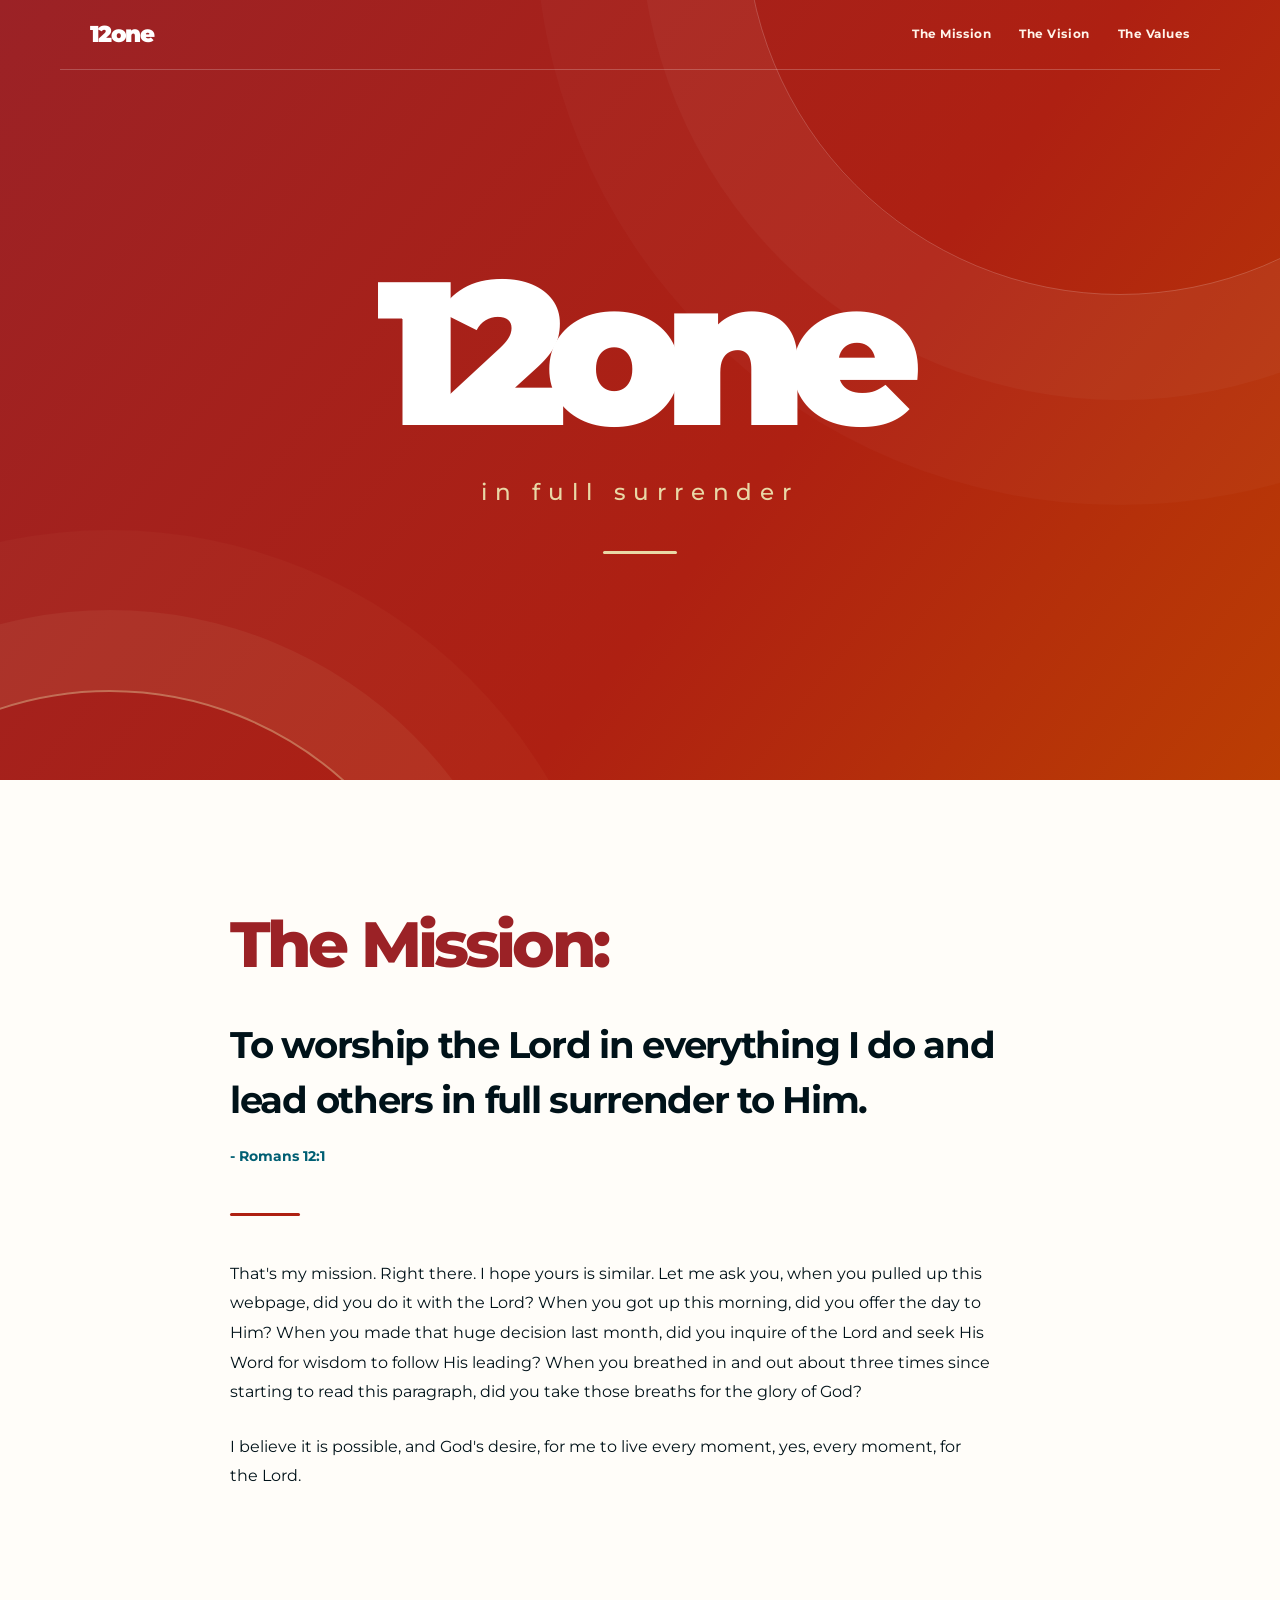
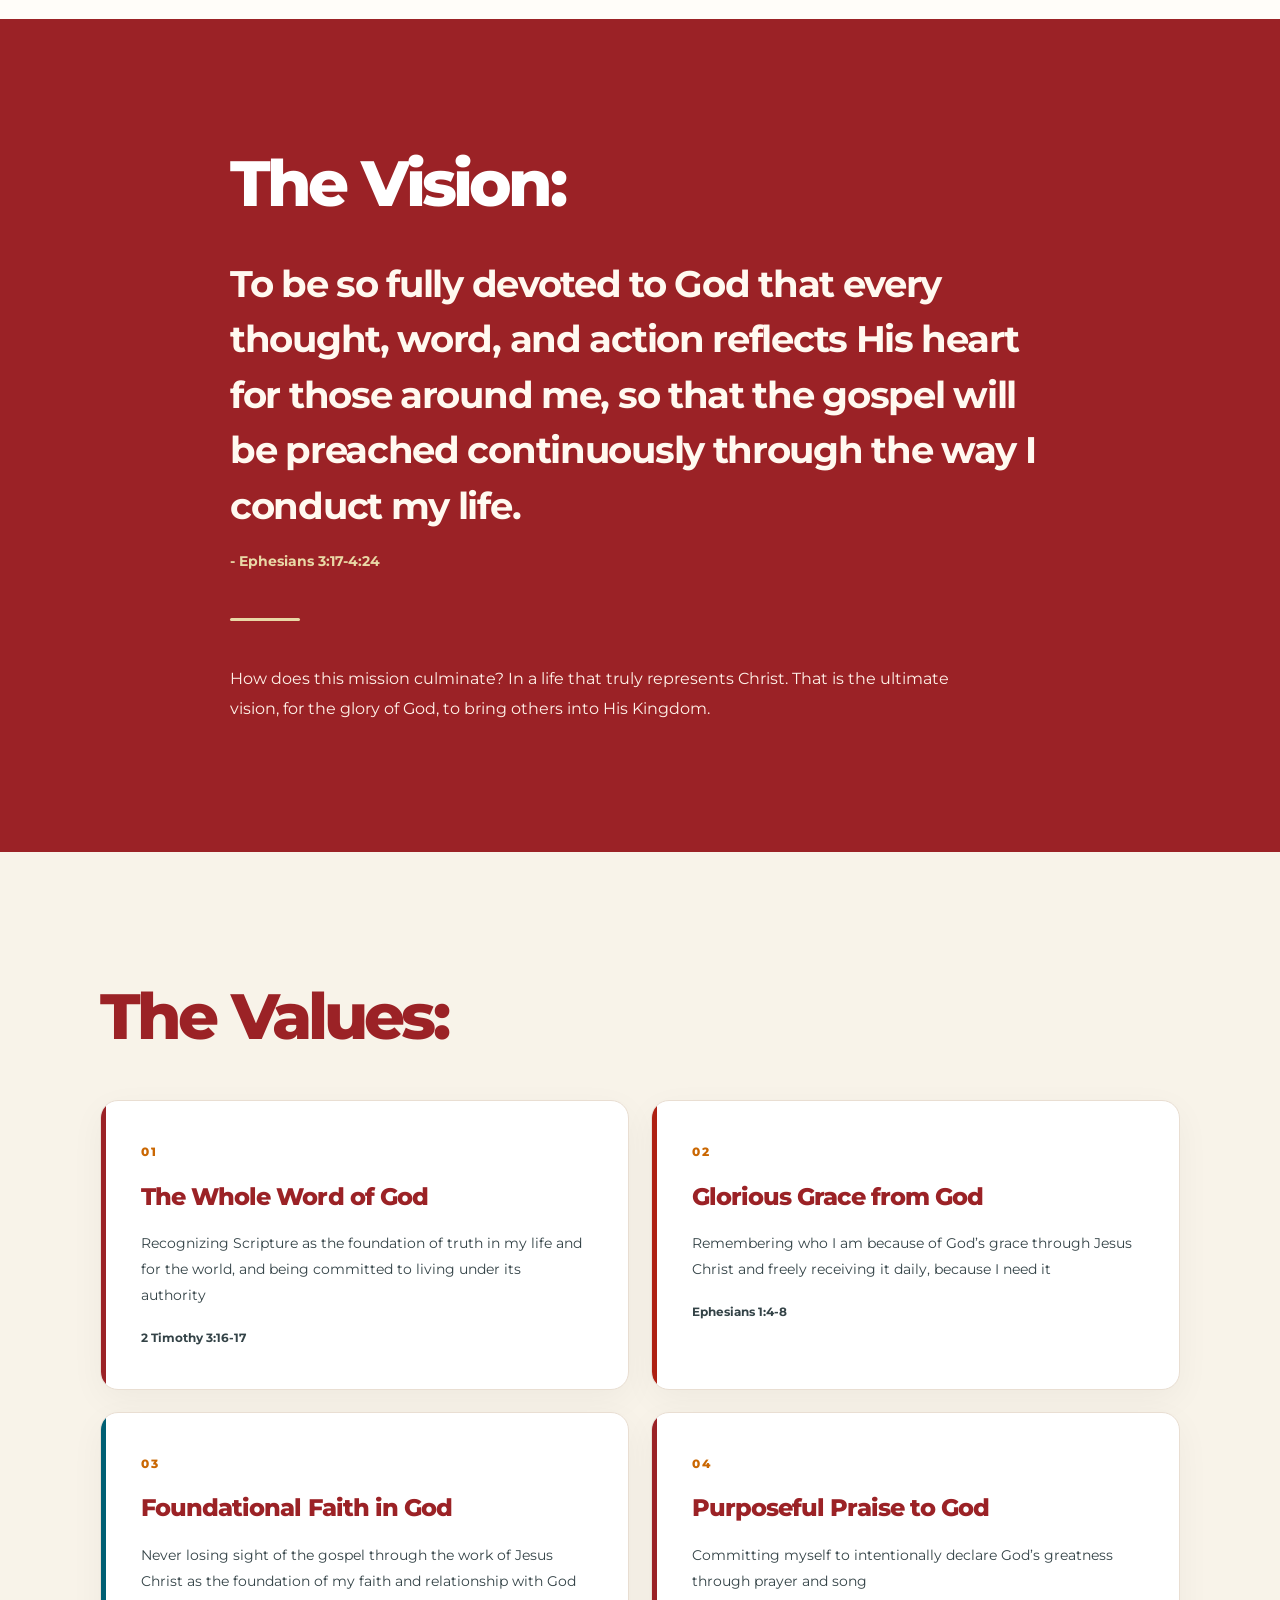
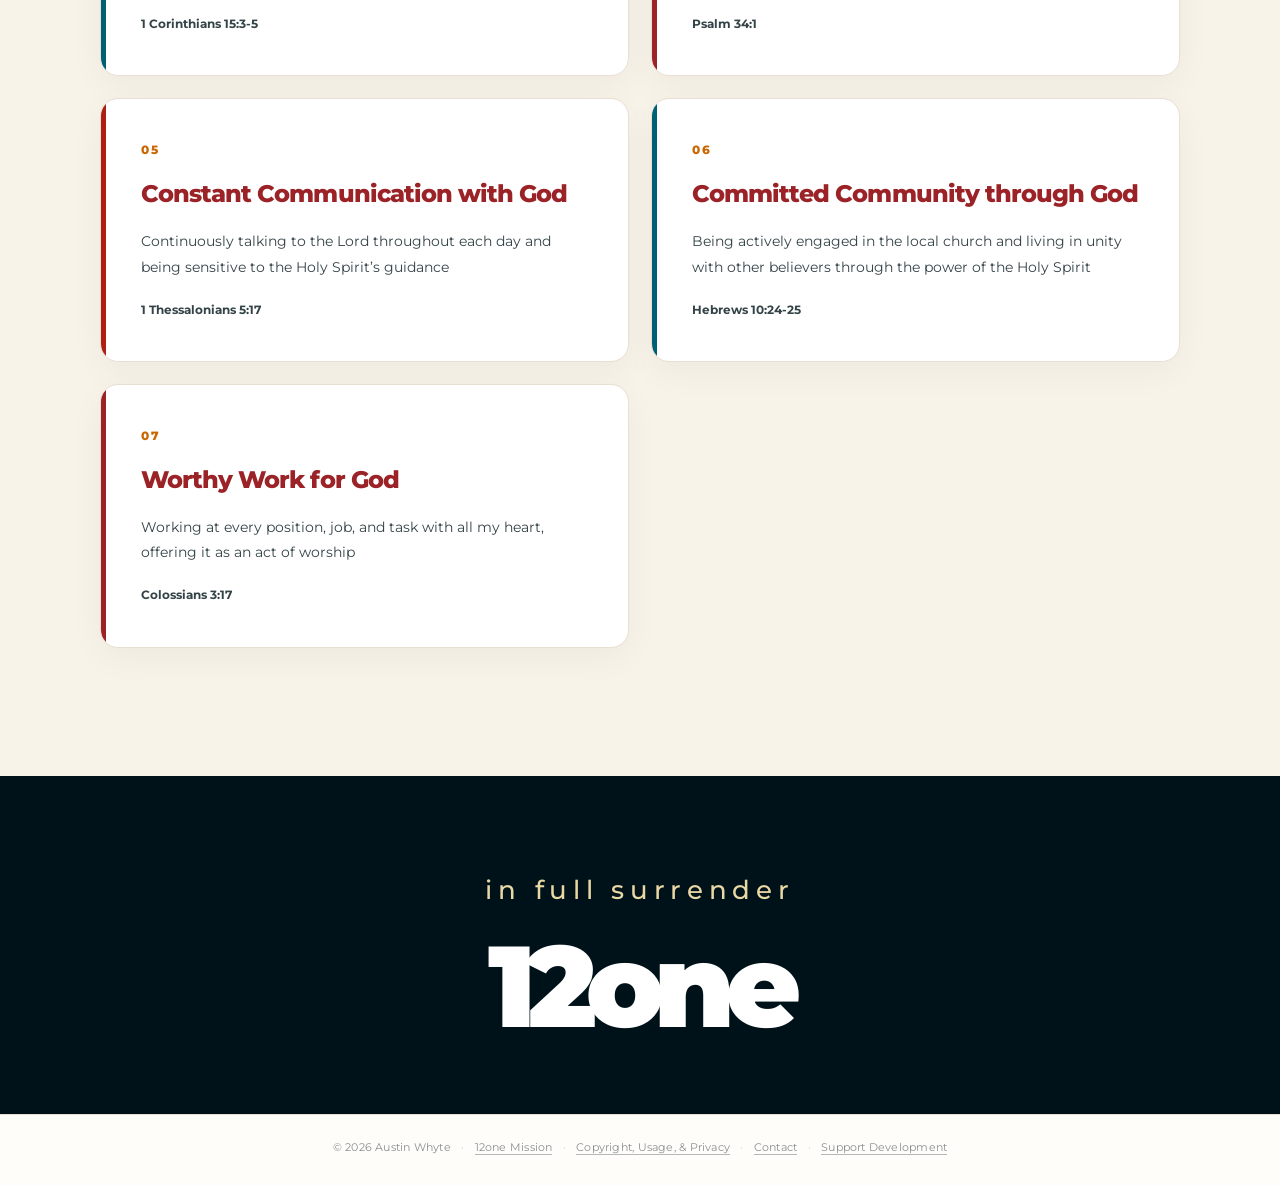
<file: index.html>
<!DOCTYPE html>
<html lang="en">
<head>
<link rel="icon" type="image/svg+xml" href="https://12one.page/favicon.svg">
  <meta charset="UTF-8">
  <meta name="viewport" content="width=device-width, initial-scale=1">
  <meta name="theme-color" content="#9B2226">
  <meta name="description" content="12one — in full surrender">
  <title>12one | in full surrender</title>
  <link rel="preconnect" href="https://fonts.googleapis.com">
  <link rel="preconnect" href="https://fonts.gstatic.com" crossorigin>
  <link href="https://fonts.googleapis.com/css2?family=Montserrat:wght@400;500;600;700;800;900&display=swap" rel="stylesheet">
  <style>
    :root {
      --ink: #001219;
      --dark-teal: #005F73;
      --cyan: #0A9396;
      --aqua: #94D2BD;
      --vanilla: #E9D8A6;
      --gold: #EE9B00;
      --caramel: #CA6702;
      --rust: #BB3E03;
      --iron: #AE2012;
      --red: #9B2226;
      --paper: #FFFDF9;
      --cream: #F8F3E9;
      --line: #E9DED2;
    }
    *, *::before, *::after { box-sizing: border-box; }
    html { scroll-behavior: smooth; }
    body {
      margin: 0;
      color: var(--ink);
      background: var(--paper);
      font: 400 16px/1.85 'Montserrat', system-ui, -apple-system, sans-serif;
      -webkit-font-smoothing: antialiased;
    }
    a { color: inherit; text-underline-offset: 4px; }
    a:focus-visible { outline: 3px solid var(--cyan); outline-offset: 4px; border-radius: 3px; }
    .site-header {
      position: absolute; inset: 0 0 auto;
      z-index: 3; width: 100%;
    }
    .header-inner {
      max-width: 1160px; margin: auto;
      padding: 22px 30px;
      display: flex; align-items: center; justify-content: space-between; gap: 22px;
      border-bottom: 1px solid #FFFFFF36;
    }
    .header-logo {
      color: white; text-decoration: none;
      font-size: 23px; line-height: 1.1; font-weight: 900; letter-spacing: -.07em;
    }
    .header-nav { display: flex; flex-wrap: wrap; gap: clamp(12px, 2.5vw, 28px); }
    .header-nav a {
      color: #FFF4EA; text-decoration: none;
      font-size: 12px; line-height: 1.5; font-weight: 700; letter-spacing: .045em;
      border-bottom: 1px solid transparent; transition: border-color .2s;
    }
    .header-nav a:hover { border-color: var(--vanilla); }
    .hero {
      position: relative; isolation: isolate; overflow: hidden;
      min-height: min(780px, 88svh);
      display: grid; align-items: center;
      padding: 140px 24px 105px;
      background: linear-gradient(128deg, #9B2226 0%, #AE2012 60%, #BB3E03 100%);
      color: white; text-align: center;
    }
    .hero::before, .hero::after { content: ""; position: absolute; z-index: -1; pointer-events: none; }
    .hero::before {
      width: 750px; height: 750px; top: -455px; right: -215px;
      border: 1px solid #FFFFFF34; border-radius: 50%;
      box-shadow: 0 0 0 105px #FFFFFF08, 0 0 0 210px #FFFFFF06;
    }
    .hero::after {
      width: 700px; height: 700px; bottom: -610px; left: -240px;
      border: 2px solid #E9D8A66B; border-radius: 50%;
      box-shadow: 0 0 0 80px #E9D8A610, 0 0 0 160px #E9D8A608;
    }
    .hero-inner { max-width: 920px; margin: 0 auto; }
    .hero-title { font-size: clamp(86px, 17vw, 204px); line-height: .9; letter-spacing: -.095em; font-weight: 900; margin: 0 0 26px; }
    .hero-tagline {
      margin: 0; font-size: clamp(15px, 2vw, 23px); font-weight: 500;
      letter-spacing: .34em; text-transform: lowercase; color: var(--vanilla);
    }
    .hero-rule { display: block; height: 3px; width: 74px; margin: 38px auto 0; background: var(--vanilla); border-radius: 99px; }
    .section { padding: clamp(76px, 10vw, 132px) 24px; scroll-margin-top: 20px; }
    .container { max-width: 1080px; margin: 0 auto; }
    .narrow { max-width: 820px; margin: 0 auto; }
    .section-kicker {
      margin: 0 0 17px; color: var(--rust); font-size: 12px; line-height: 1.5;
      font-weight: 800; text-transform: uppercase; letter-spacing: .22em;
    }
    h2 {
      font-size: clamp(36px, 6vw, 64px);
      line-height: 1.14; letter-spacing: -.06em; font-weight: 800;
      margin: 0 0 36px; color: var(--red);
    }
    .mission { background: var(--paper); }
    .statement {
      font-size: clamp(23px, 3.6vw, 37px); line-height: 1.5;
      letter-spacing: -.035em; font-weight: 700; margin: 0;
    }
    .reference { color: var(--dark-teal); font-weight: 700; margin: 16px 0 0; font-size: 14px; }
    .divider { width: 70px; height: 3px; background: var(--iron); border: 0; margin: 43px 0; border-radius: 8px; }
    .prose { max-width: 760px; }
    .prose p { margin: 0 0 25px; }
    .prose p:last-child { margin-bottom: 0; }
    .vision {
      background: var(--red); color: #FFF9F0;
      position: relative; overflow: hidden;
    }
    .vision h2 { color: white; }
    .vision .section-kicker { color: var(--vanilla); }
    .vision .reference { color: var(--vanilla); }
    .vision .divider { background: var(--vanilla); }
    .vision .prose { color: #FFF1E8; }
    .values { background: var(--cream); }
    .values-header { margin-bottom: 48px; }
    .values-header h2 { margin-bottom: 0; }
    .values-grid { display: grid; grid-template-columns: repeat(2, minmax(0, 1fr)); gap: 22px; }
    .value-card {
      background: white; border: 1px solid var(--line); border-radius: 18px;
      padding: clamp(27px, 3.5vw, 40px);
      box-shadow: 0 10px 35px #0012190B;
      position: relative; overflow: hidden;
    }
    .value-card::before {
      content: ""; position: absolute; left: 0; top: 0; bottom: 0; width: 5px;
      background: var(--red);
    }
    .value-card:nth-child(3n + 2)::before { background: var(--iron); }
    .value-card:nth-child(3n + 3)::before { background: var(--dark-teal); }
    .value-number { display: block; color: var(--caramel); font-size: 12px; font-weight: 800; letter-spacing: .15em; margin: 0 0 17px; }
    .value-card h3 { color: var(--red); font-size: clamp(19px, 2.3vw, 24px); letter-spacing: -.04em; line-height: 1.36; margin: 0 0 18px; font-weight: 800; }
    .value-card p { color: #344347; font-size: 14px; line-height: 1.85; margin: 0 0 18px; }
    .value-card .reference { font-size: 12px; margin: 0; }
    .closing {
      background: var(--ink); text-align: center; color: white;
      padding: 90px 24px 70px;
    }
    .closing .closing-tagline { font-size: clamp(18px, 3vw, 26px); letter-spacing: .22em; font-weight: 500; color: var(--vanilla); margin: 0 0 15px; }
    .closing-logo { font-size: clamp(66px, 12vw, 115px); letter-spacing: -.085em; line-height: 1; font-weight: 900; margin: 0; }
    .site-footer {
      background: var(--paper); border-top: 1px solid var(--line);
      color: #8a8f91; text-align: center;
      padding: 22px 16px 28px; font-size: 11px; font-weight: 400;
      line-height: 1.9; letter-spacing: .02em;
    }
    .site-footer a { color: inherit; font-weight: 400; text-decoration: none; border-bottom: 1px solid #b5b8b9; }
    .site-footer a:hover, .site-footer a:focus-visible { color: var(--red); border-bottom-color: currentColor; }
    .site-footer .sep { margin: 0 7px; opacity: .5; }
    @media (max-width: 700px) {
      .header-inner { padding: 20px; }
      .header-nav { gap: 14px; }
      .header-nav a { font-size: 10px; }
      .hero { min-height: 590px; padding-top: 120px; }
      .hero-tagline { letter-spacing: .18em; }
      .values-grid { grid-template-columns: 1fr; }
      .section { padding: 78px 22px; }
    }
    @media (max-width: 390px) {
      .header-inner { flex-wrap: wrap; justify-content: center; gap: 10px; }
      .hero-title { font-size: 85px; }
    }
    @media (prefers-reduced-motion: reduce) { html { scroll-behavior: auto; } }
  </style>
</head>
<body>
  <header class="site-header">
    <div class="header-inner">
      <a class="header-logo" href="#top" aria-label="12one">12one</a>
      <nav class="header-nav" aria-label="Page sections">
        <a href="#mission">The Mission</a>
        <a href="#vision">The Vision</a>
        <a href="#values">The Values</a>
      </nav>
    </div>
  </header>
  <main id="top">
    <section class="hero" aria-label="12one in full surrender">
      <div class="hero-inner">
        <h1 class="hero-title">12one</h1>
        <p class="hero-tagline">in full surrender</p>
        <span class="hero-rule" aria-hidden="true"></span>
      </div>
    </section>

    <section class="section mission" id="mission">
      <div class="narrow">
        <h2>The Mission:</h2>
        <p class="statement">To worship the Lord in everything I do and lead others in full surrender to Him.</p>
        <p class="reference">- Romans 12:1</p>
        <hr class="divider">
        <div class="prose">
          <p>That's my mission. Right there. I hope yours is similar. Let me ask you, when you pulled up this webpage, did you do it with the Lord? When you got up this morning, did you offer the day to Him? When you made that huge decision last month, did you inquire of the Lord and seek His Word for wisdom to follow His leading? When you breathed in and out about three times since starting to read this paragraph, did you take those breaths for the glory of God?</p>
          <p>I believe it is possible, and God's desire, for me to live every moment, yes, every moment, for the Lord.</p>
        </div>
      </div>
    </section>

    <section class="section vision" id="vision">
      <div class="narrow">
        <h2>The Vision:</h2>
        <p class="statement">To be so fully devoted to God that every thought, word, and action reflects His heart for those around me, so that the gospel will be preached continuously through the way I conduct my life.</p>
        <p class="reference">- Ephesians 3:17-4:24</p>
        <hr class="divider">
        <div class="prose">
          <p>How does this mission culminate? In a life that truly represents Christ. That is the ultimate vision, for the glory of God, to bring others into His Kingdom.</p>
        </div>
      </div>
    </section>

    <section class="section values" id="values">
      <div class="container">
        <div class="values-header"><h2>The Values:</h2></div>
        <div class="values-grid">
          <article class="value-card">
            <span class="value-number" aria-hidden="true">01</span>
            <h3>The Whole Word of God</h3>
            <p>Recognizing Scripture as the foundation of truth in my life and for the world, and being committed to living under its authority</p>
            <p class="reference">2 Timothy 3:16-17</p>
          </article>
          <article class="value-card">
            <span class="value-number" aria-hidden="true">02</span>
            <h3>Glorious Grace from God</h3>
            <p>Remembering who I am because of God’s grace through Jesus Christ and freely receiving it daily, because I need it</p>
            <p class="reference">Ephesians 1:4-8</p>
          </article>
          <article class="value-card">
            <span class="value-number" aria-hidden="true">03</span>
            <h3>Foundational Faith in God</h3>
            <p>Never losing sight of the gospel through the work of Jesus Christ as the foundation of my faith and relationship with God</p>
            <p class="reference">1 Corinthians 15:3-5</p>
          </article>
          <article class="value-card">
            <span class="value-number" aria-hidden="true">04</span>
            <h3>Purposeful Praise to God</h3>
            <p>Committing myself to intentionally declare God’s greatness through prayer and song</p>
            <p class="reference">Psalm 34:1</p>
          </article>
          <article class="value-card">
            <span class="value-number" aria-hidden="true">05</span>
            <h3>Constant Communication with God</h3>
            <p>Continuously talking to the Lord throughout each day and being sensitive to the Holy Spirit’s guidance</p>
            <p class="reference">1 Thessalonians 5:17</p>
          </article>
          <article class="value-card">
            <span class="value-number" aria-hidden="true">06</span>
            <h3>Committed Community through God</h3>
            <p>Being actively engaged in the local church and living in unity with other believers through the power of the Holy Spirit</p>
            <p class="reference">Hebrews 10:24-25</p>
          </article>
          <article class="value-card">
            <span class="value-number" aria-hidden="true">07</span>
            <h3>Worthy Work for God</h3>
            <p>Working at every position, job, and task with all my heart, offering it as an act of worship</p>
            <p class="reference">Colossians 3:17</p>
          </article>
        </div>
      </div>
    </section>

    <section class="closing" aria-label="in full surrender 12one">
      <p class="closing-tagline">in full surrender</p>
      <p class="closing-logo">12one</p>
    </section>
  </main>
  <footer class="site-footer">
    © 2026 Austin Whyte <span class="sep">·</span> <a href="https://12one.page">12one Mission</a> <span class="sep">·</span> <a href="/copyright.html">Copyright, Usage, &amp; Privacy</a> <span class="sep">·</span> <a href="/contact.html">Contact</a> <span class="sep">·</span> <a href="https://ko-fi.com/12one">Support Development</a>
  </footer>
</body>
</html>
</file>
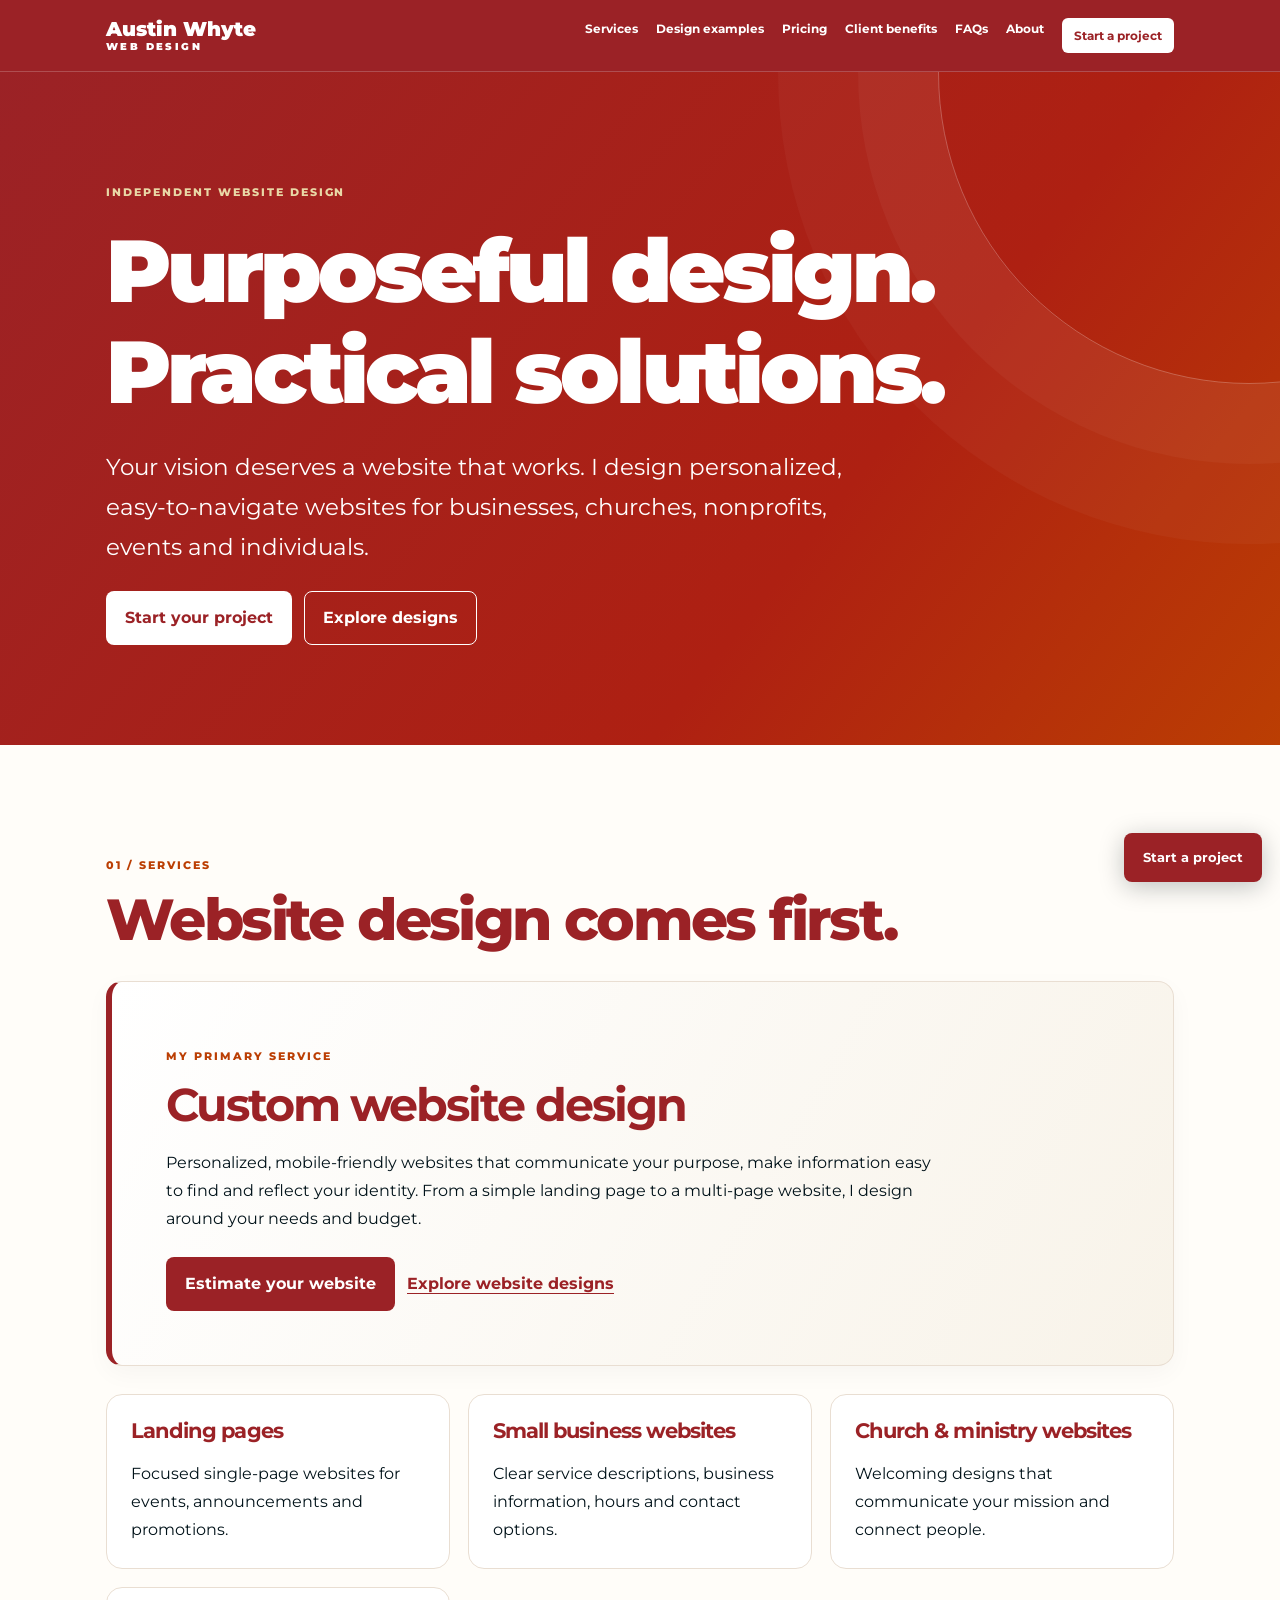
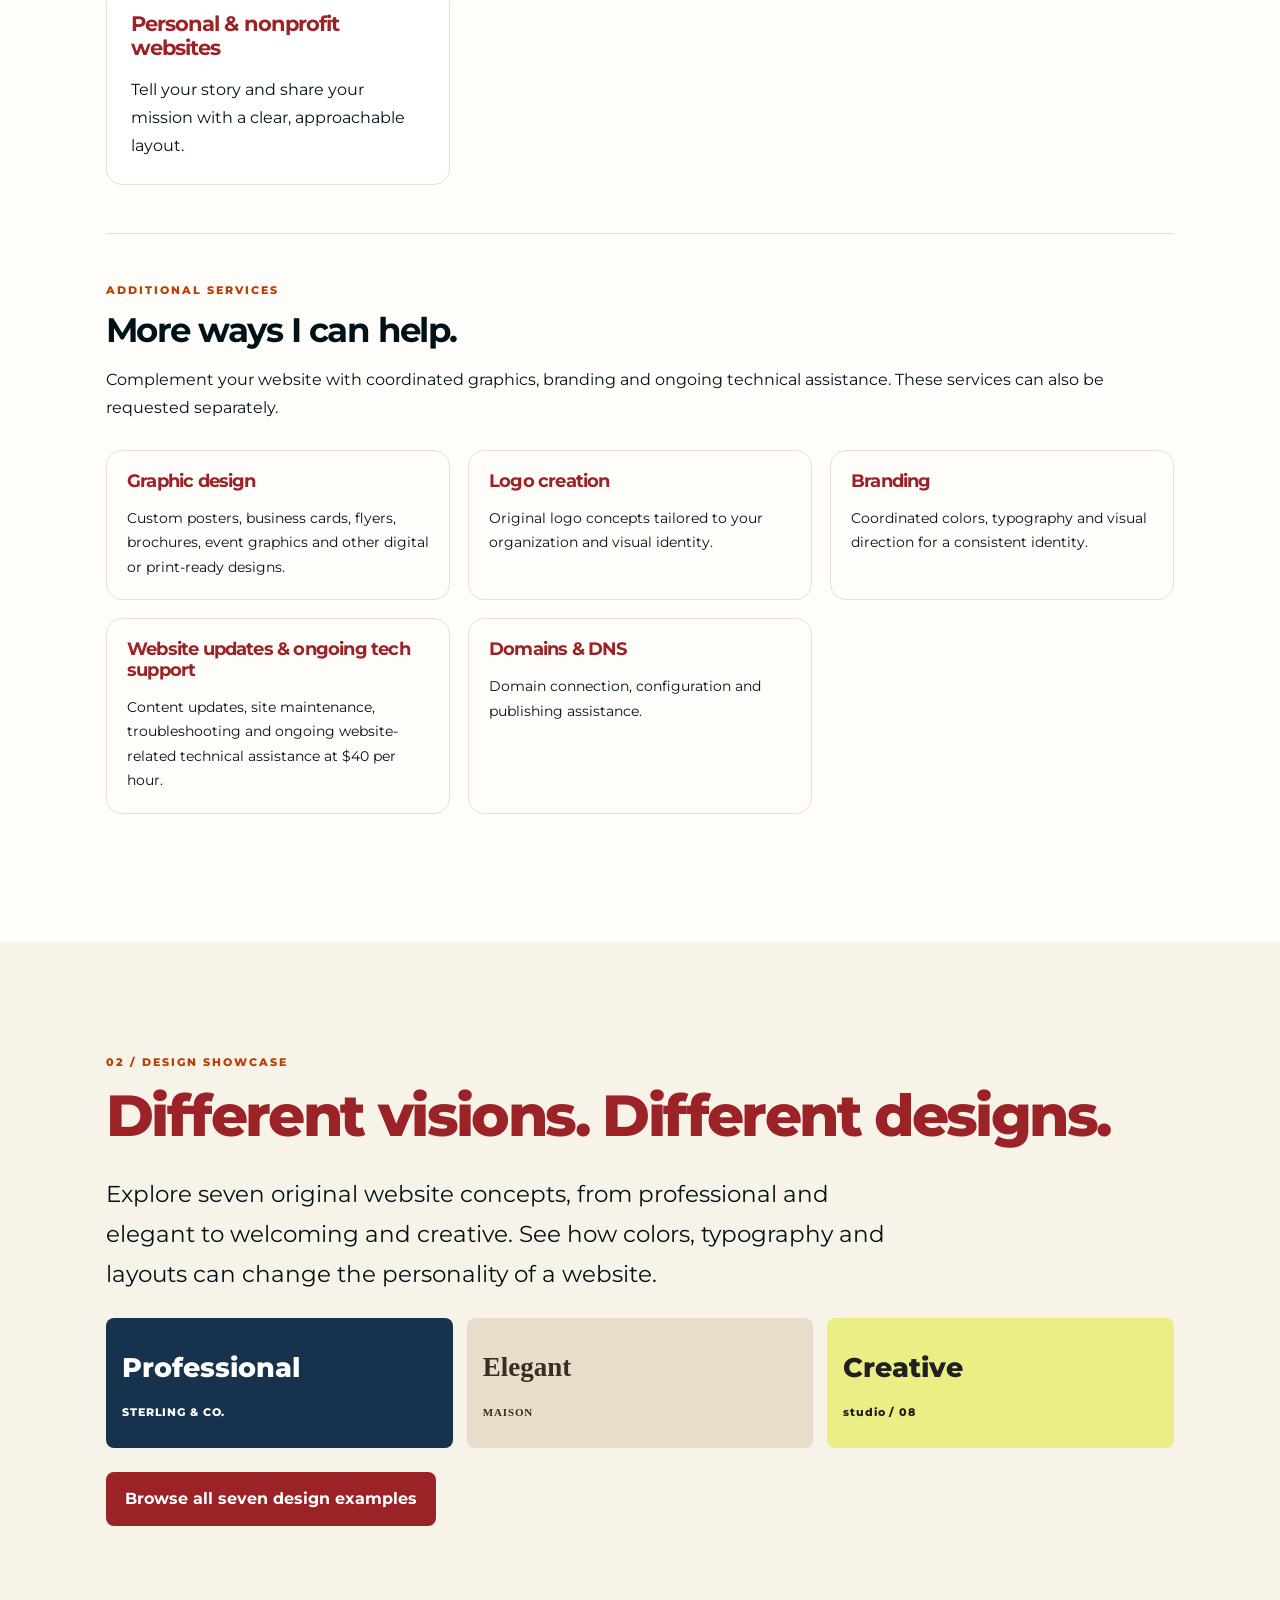
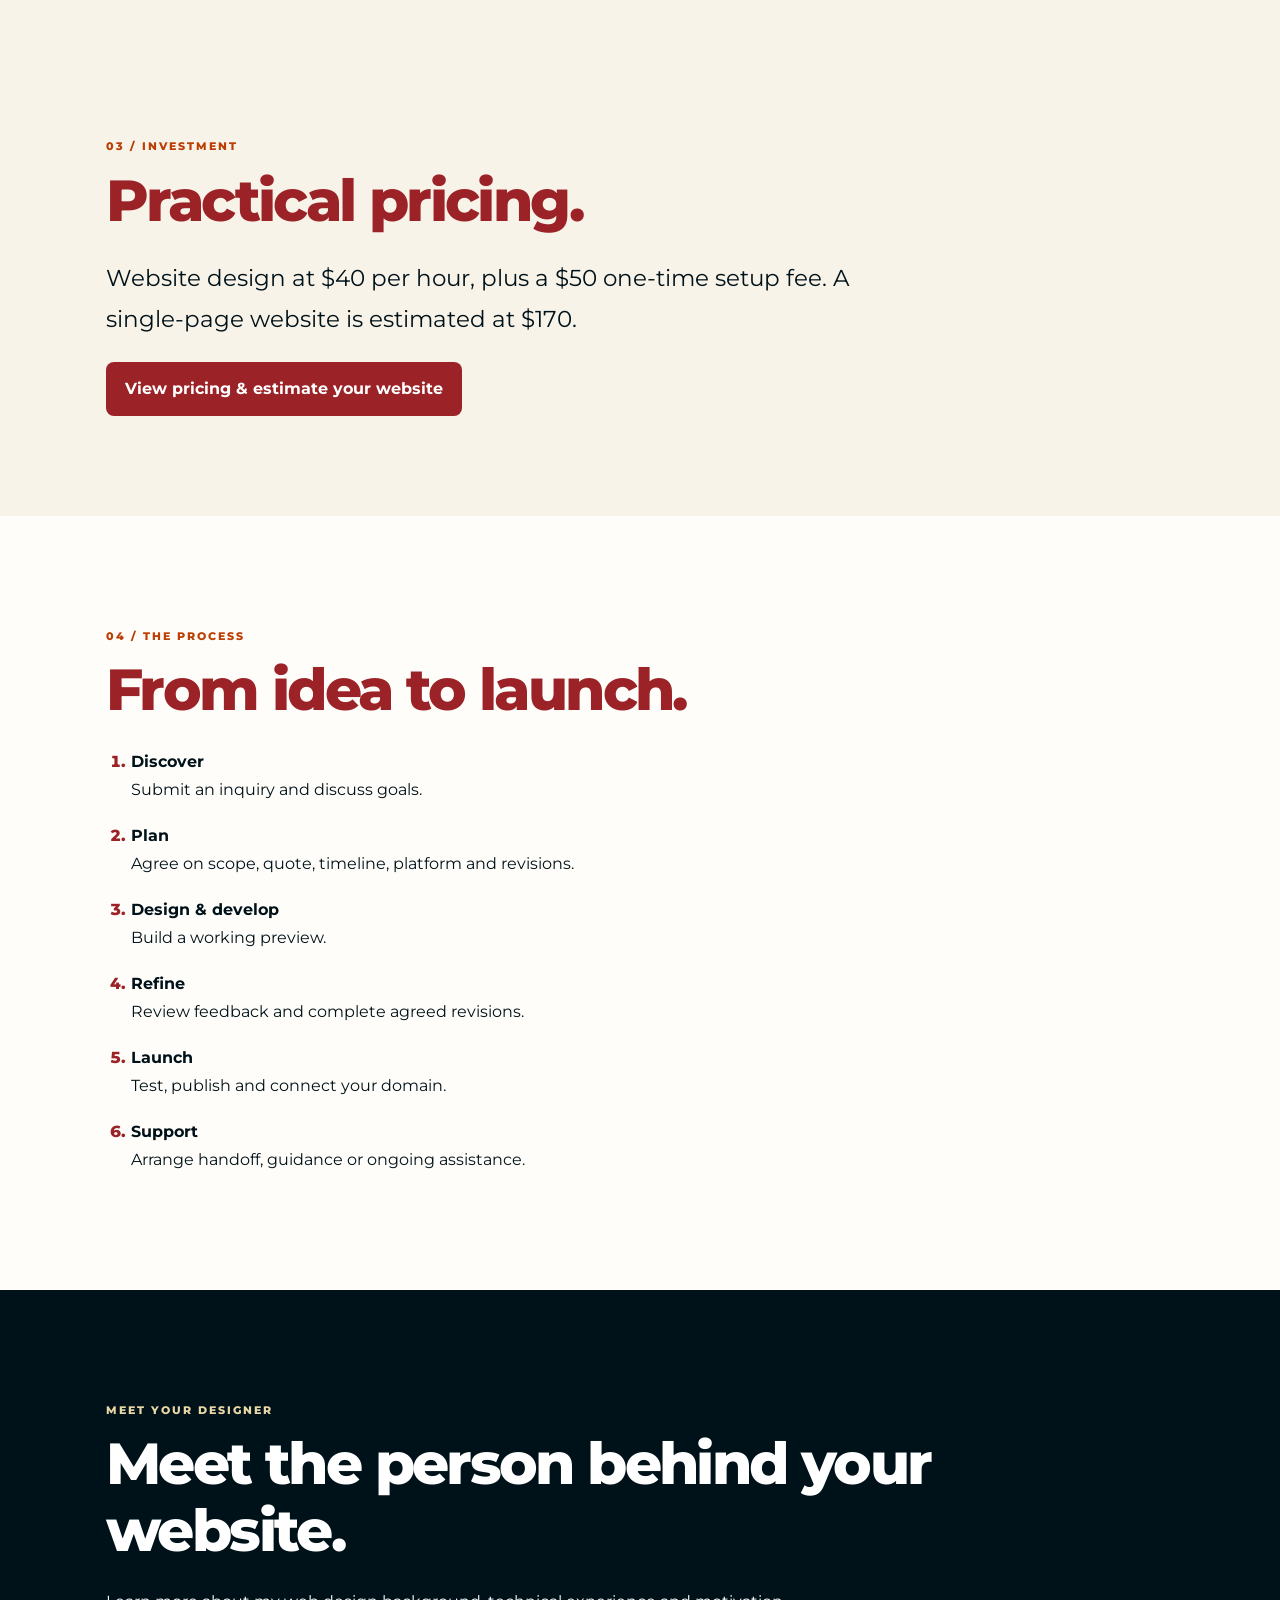
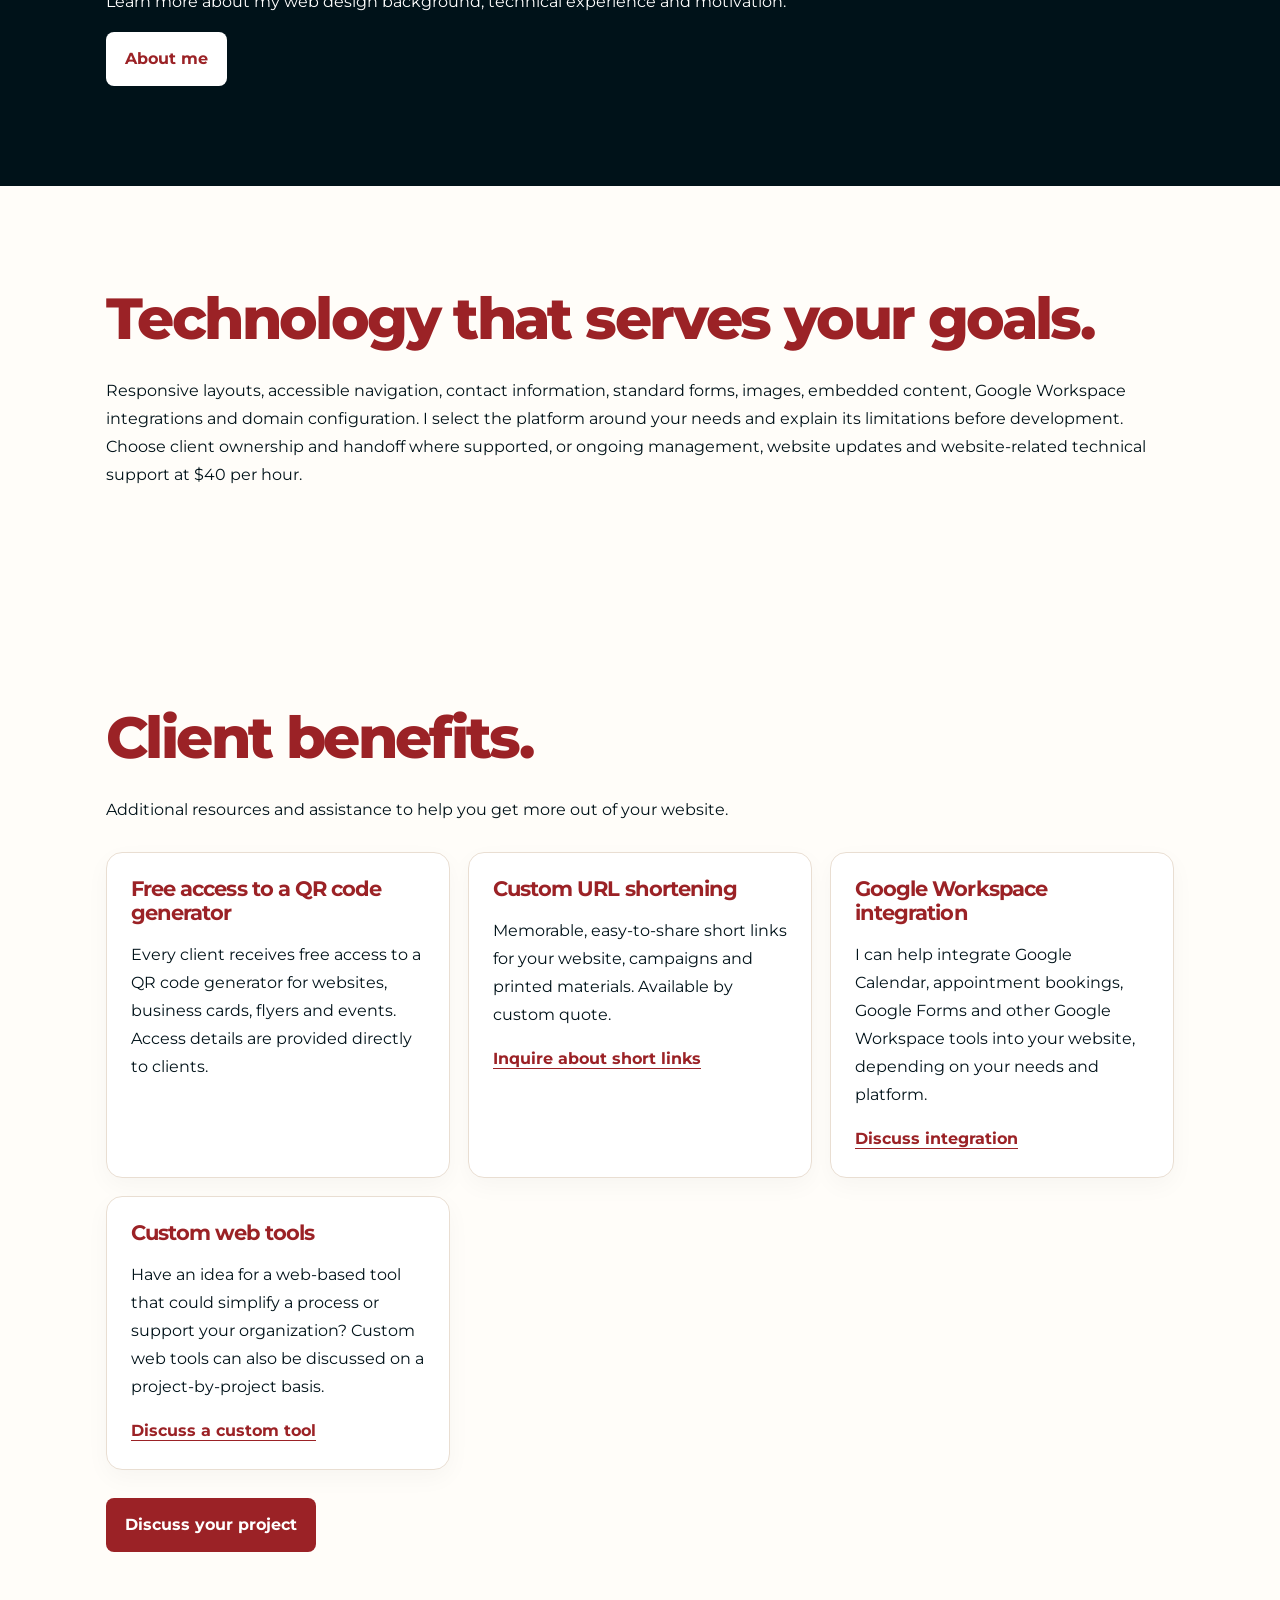
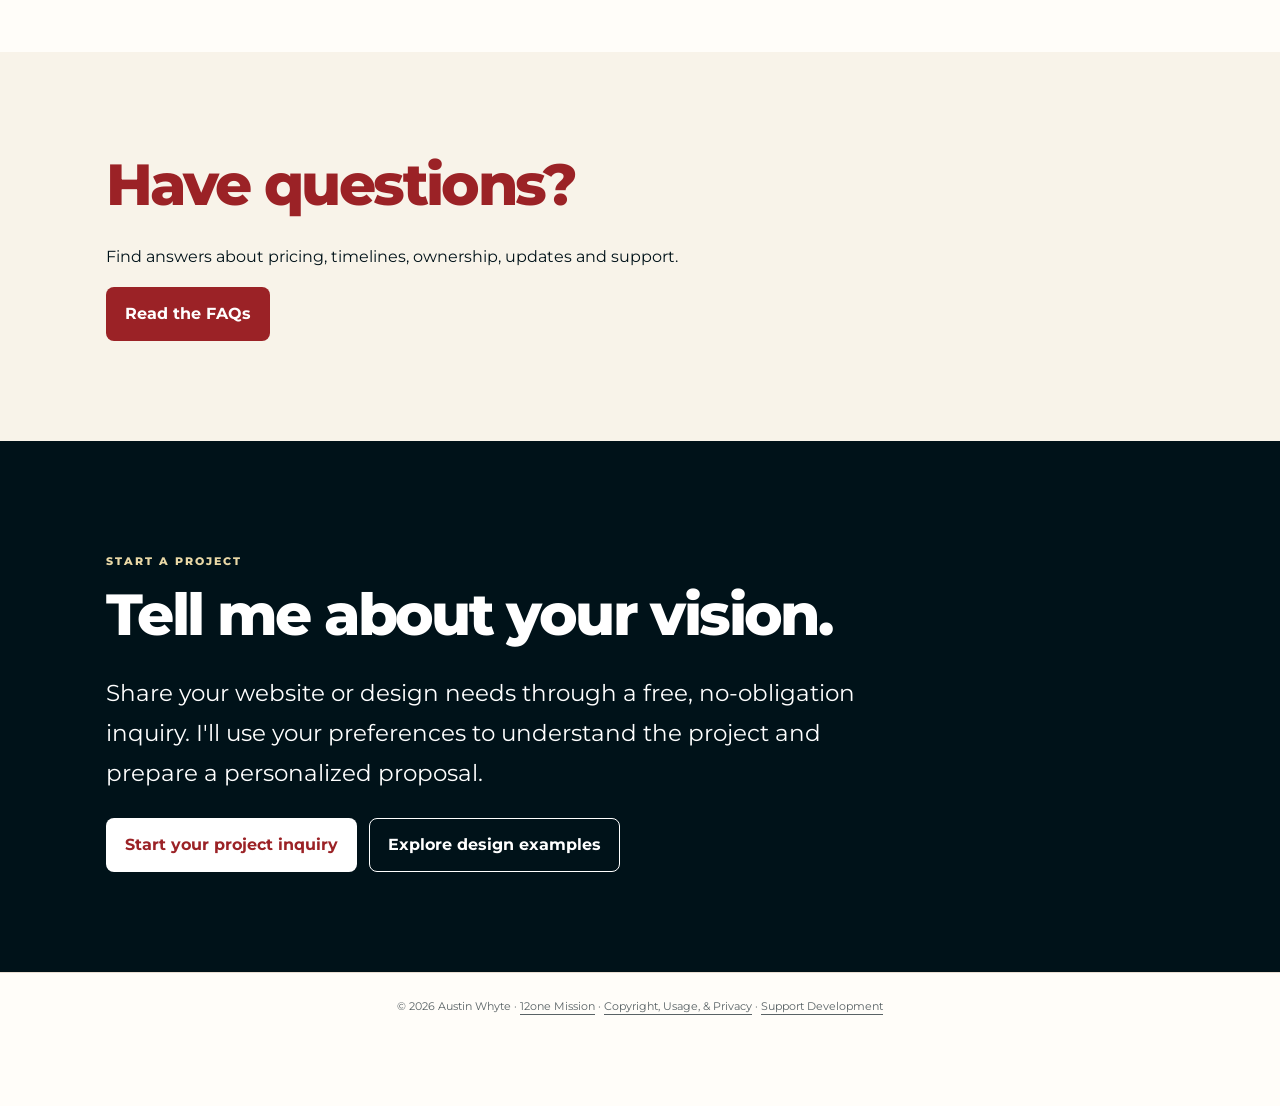
<file: design/index.html>
<!doctype html>
<html lang="en"><head><meta charset="utf-8"><meta name="viewport" content="width=device-width,initial-scale=1"><meta name="theme-color" content="#9B2226"><meta name="description" content="Affordable website design for businesses, ministries, nonprofits and individuals."><meta property="og:title" content="Austin Whyte Web Design"><meta property="og:description" content="Purposeful design. Practical solutions."><link rel="canonical" href="https://12one.page/design/"><link rel="icon" href="/favicon.svg"><link rel="stylesheet" href="https://fonts.googleapis.com/css2?family=Montserrat:wght@400;500;600;700;800;900&display=swap"><link rel="stylesheet" href="styles.css"><title>Austin Whyte Web Design</title></head>
<body><header><div class="wrap nav"><a class="brand" href="./">Austin Whyte <small>WEB DESIGN</small></a><nav aria-label="Main navigation"><a href="./#services">Services</a><a href="showcase.html">Design examples</a><a href="pricing.html">Pricing</a><a href="./#resources">Client benefits</a><a href="faq.html">FAQs</a><a href="about.html">About</a><a class="nav-inquiry" href="inquiry.html">Start a project</a></nav></div></header>
<main id="top"><section class="hero"><div class="wrap"><p class="eyebrow">Independent website design</p><h1>Purposeful design.<br>Practical solutions.</h1><p class="lead">Your vision deserves a website that works. I design personalized, easy-to-navigate websites for businesses, churches, nonprofits, events and individuals.</p><div class="actions"><a class="btn light" href="inquiry.html">Start your project</a><a class="btn outline" href="showcase.html">Explore designs</a></div></div></section>
<section id="services"><div class="wrap"><p class="eyebrow">01 / Services</p><h2>Website design comes first.</h2><article class="primary-service"><p class="eyebrow">My primary service</p><h3>Custom website design</h3><p>Personalized, mobile-friendly websites that communicate your purpose, make information easy to find and reflect your identity. From a simple landing page to a multi-page website, I design around your needs and budget.</p><div class="actions"><a class="btn" href="pricing.html">Estimate your website</a><a class="primary-link" href="showcase.html">Explore website designs</a></div></article><div class="grid website-types" id="serviceCards"></div><div class="secondary-services"><p class="eyebrow">Additional services</p><h3>More ways I can help.</h3><p>Complement your website with coordinated graphics, branding and ongoing technical assistance. These services can also be requested separately.</p><div class="grid" id="secondaryCards"></div></div></div></section>
<section class="cream" id="showcase"><div class="wrap"><p class="eyebrow">02 / Design showcase</p><h2>Different visions. Different designs.</h2><p class="lead">Explore seven original website concepts, from professional and elegant to welcoming and creative. See how colors, typography and layouts can change the personality of a website.</p><div class="showcase-teasers" aria-hidden="true"><div class="teaser corporate">Professional<span>STERLING &amp; CO.</span></div><div class="teaser luxury">Elegant<span>MAISON</span></div><div class="teaser creative">Creative<span>studio / 08</span></div></div><a class="btn" href="showcase.html">Browse all seven design examples</a></div></section>

<section id="pricing" class="cream"><div class="wrap"><p class="eyebrow">03 / Investment</p><h2>Practical pricing.</h2><p class="lead">Website design at $40 per hour, plus a $50 one-time setup fee. A single-page website is estimated at $170.</p><a class="btn" href="pricing.html">View pricing &amp; estimate your website</a></div></section>
<section id="process"><div class="wrap"><p class="eyebrow">04 / The process</p><h2>From idea to launch.</h2><ol class="process" id="processList"></ol></div></section>
<section id="about" class="dark"><div class="wrap"><p class="eyebrow">Meet your designer</p><h2>Meet the person behind your website.</h2><p>Learn more about my web design background, technical experience and motivation.</p><a class="btn light" href="about.html">About me</a></div></section>
<section id="technology"><div class="wrap"><h2>Technology that serves your goals.</h2><p>Responsive layouts, accessible navigation, contact information, standard forms, images, embedded content, Google Workspace integrations and domain configuration. I select the platform around your needs and explain its limitations before development. Choose client ownership and handoff where supported, or ongoing management, website updates and website-related technical support at $40 per hour.</p></div></section>
<section id="resources"><div class="wrap"><h2>Client benefits.</h2><p>Additional resources and assistance to help you get more out of your website.</p><div class="grid"><article><h3>Free access to a QR code generator</h3><p>Every client receives free access to a QR code generator for websites, business cards, flyers and events. Access details are provided directly to clients.</p></article><article><h3>Custom URL shortening</h3><p>Memorable, easy-to-share short links for your website, campaigns and printed materials. Available by custom quote.</p><a class="primary-link" href="inquiry.html?service=short-link">Inquire about short links</a></article><article><h3>Google Workspace integration</h3><p>I can help integrate Google Calendar, appointment bookings, Google Forms and other Google Workspace tools into your website, depending on your needs and platform.</p><a class="primary-link" href="inquiry.html?service=workspace">Discuss integration</a></article><article><h3>Custom web tools</h3><p>Have an idea for a web-based tool that could simplify a process or support your organization? Custom web tools can also be discussed on a project-by-project basis.</p><a class="primary-link" href="inquiry.html?service=web-tool">Discuss a custom tool</a></article></div><a class="btn" href="inquiry.html">Discuss your project</a></div></section><section class="cream" id="faq"><div class="wrap"><h2>Have questions?</h2><p>Find answers about pricing, timelines, ownership, updates and support.</p><a class="btn" href="faq.html">Read the FAQs</a></div></section>
<section class="dark" id="start"><div class="wrap"><p class="eyebrow">Start a project</p><h2>Tell me about your vision.</h2><p class="lead">Share your website or design needs through a free, no-obligation inquiry. I'll use your preferences to understand the project and prepare a personalized proposal.</p><div class="actions"><a class="btn light" href="inquiry.html">Start your project inquiry</a><a class="btn outline" href="showcase.html">Explore design examples</a></div></div></section></main>
<a class="floating btn" href="inquiry.html">Start a project</a><footer>© 2026 Austin Whyte · <a href="/">12one Mission</a> · <a href="/copyright.html">Copyright, Usage, &amp; Privacy</a> · <a href="https://ko-fi.com/12one">Support Development</a></footer>
<script defer src="script.js"></script></body></html>
</file>
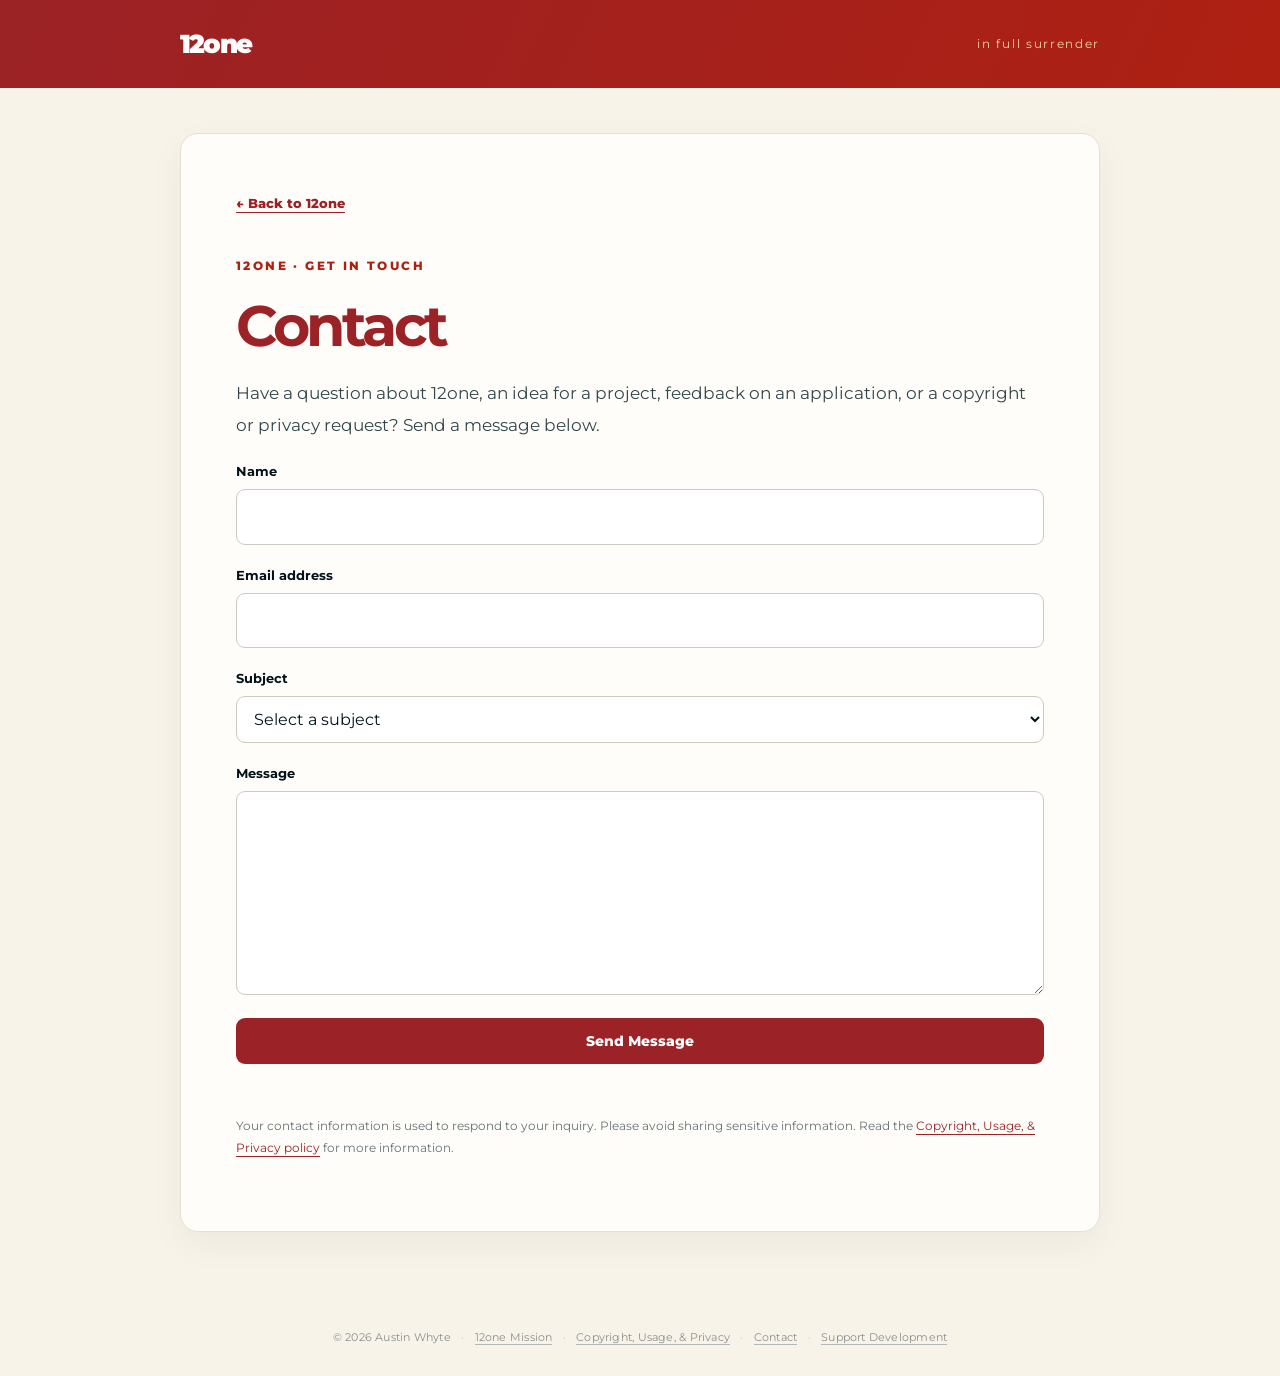
<file: contact.html>
<!DOCTYPE html><html lang="en"><head>
<link rel="icon" type="image/svg+xml" href="https://12one.page/favicon.svg"><meta charset="UTF-8"><meta name="viewport" content="width=device-width,initial-scale=1"><meta name="theme-color" content="#9B2226"><title>Contact | 12one</title><link rel="preconnect" href="https://fonts.googleapis.com"><link rel="preconnect" href="https://fonts.gstatic.com" crossorigin><link href="https://fonts.googleapis.com/css2?family=Montserrat:wght@400;500;600;700;800;900&display=swap" rel="stylesheet"><style>
:root{--red:#9B2226;--iron:#AE2012;--ink:#001219;--teal:#005F73;--cream:#F8F3E9;--paper:#FFFDF9;--line:#E9DED2}
*{box-sizing:border-box}body{margin:0;background:var(--cream);color:var(--ink);font:15px/1.85 Montserrat,system-ui,sans-serif}a{color:var(--red);text-underline-offset:4px}a:focus-visible,button:focus-visible{outline:3px solid var(--teal);outline-offset:3px}.top{background:linear-gradient(115deg,var(--red),var(--iron));color:white;padding:20px 24px}.top-inner{max-width:920px;margin:auto;display:flex;justify-content:space-between;align-items:center;gap:18px}.logo{color:white;text-decoration:none;font-size:26px;font-weight:900;letter-spacing:-.07em}.tag{font-size:12px;letter-spacing:.14em;color:#E9D8A6}.wrap{max-width:920px;margin:45px auto 75px;padding:clamp(24px,5vw,55px);background:var(--paper);border:1px solid var(--line);border-radius:18px;box-shadow:0 12px 36px #0012190c}.back{display:inline-block;font-size:13px;font-weight:800;margin-bottom:30px}.eyebrow{font-size:12px;letter-spacing:.2em;font-weight:800;text-transform:uppercase;color:var(--iron)}h1{font-size:clamp(35px,6vw,57px);line-height:1.12;letter-spacing:-.06em;color:var(--red);margin:9px 0 20px}h2{font-size:19px;line-height:1.4;color:var(--red);margin:32px 0 10px;padding-top:20px;border-top:1px solid var(--line)}h3{font-size:15px;color:var(--teal);margin:22px 0 7px}p{margin:10px 0 17px;color:#344347}.lead{font-size:17px;color:#33464a}.small{font-size:12px;color:#657276}.footer{background:transparent;color:#8a8f91;text-align:center;padding:20px 16px 28px;font-size:11px;font-weight:400;line-height:1.9;letter-spacing:.02em}.footer a{color:inherit;font-weight:400;text-decoration:none;border-bottom:1px solid #b5b8b9}.footer a:hover,.footer a:focus-visible{color:var(--red);border-bottom-color:currentColor}.footer .sep{margin:0 7px;opacity:.5}@media(max-width:650px){.wrap{margin:15px 12px 40px}.top-inner{flex-wrap:wrap}.tag{font-size:10px}}
</style></head><body><header class="top"><div class="top-inner"><a class="logo" href="https://12one.page">12one</a><span class="tag">in full surrender</span></div></header><main class="wrap"><a class="back" id="back" href="https://12one.page/">← Back to 12one</a><p class="eyebrow">12one · Get in touch</p><h1>Contact</h1><p class="lead">Have a question about 12one, an idea for a project, feedback on an application, or a copyright or privacy request? Send a message below.</p>
<style>label{display:block;font-weight:700;font-size:13px;margin:18px 0 6px}input,select,textarea{display:block;width:100%;border:1px solid #cfc9c1;border-radius:9px;padding:12px 13px;background:white;color:var(--ink);font:inherit;font-size:16px}textarea{resize:vertical}button{margin-top:23px;background:var(--red);color:white;border:0;border-radius:9px;padding:14px 22px;font:800 14px Montserrat,sans-serif;cursor:pointer;width:100%}button:hover{background:#741a22}button:disabled{opacity:.55;cursor:wait}.hidden-field{position:absolute;left:-9999px}#status{min-height:24px;font-size:13px}</style>
<form id="contactForm" method="POST" target="contactResponse" novalidate><label for="name">Name</label><input id="name" name="name" maxlength="100" autocomplete="name" required><label for="email">Email address</label><input id="email" name="email" type="email" maxlength="254" autocomplete="email" required><label for="subject">Subject</label><select id="subject" name="subject" required><option value="">Select a subject</option><option>General Inquiry</option><option>Project Feedback</option><option>Game Feedback</option><option>Bug Report</option><option>Copyright / Permissions</option><option>Privacy / Data Removal</option><option>Other</option></select><label for="message">Message</label><textarea id="message" name="message" rows="6" maxlength="5000" required></textarea><div class="hidden-field" aria-hidden="true"><label for="website">Leave this blank</label><input id="website" name="website" tabindex="-1" autocomplete="off"></div><input type="hidden" name="formStarted" id="formStarted"><button type="submit" id="sendButton" disabled>Send Message</button><p id="status" role="status" aria-live="polite"></p><p class="small">Your contact information is used to respond to your inquiry. Please avoid sharing sensitive information. Read the <a href="/copyright.html">Copyright, Usage, &amp; Privacy policy</a> for more information.</p></form><iframe name="contactResponse" id="contactResponse" title="Contact form response" hidden></iframe></main><footer class="footer">© 2026 Austin Whyte <span class="sep">·</span> <a href="https://12one.page">12one Mission</a> <span class="sep">·</span> <a href="/copyright.html">Copyright, Usage, &amp; Privacy</a> <span class="sep">·</span> <a href="/contact.html">Contact</a> <span class="sep">·</span> <a href="https://ko-fi.com/12one">Support Development</a></footer><script>(function(){const a=document.getElementById('back');try{const r=new URL(document.referrer);if(r.protocol==='https:'&&(/(^|\.)12one\.page$/.test(r.hostname)||r.hostname==='redwhyteandblue76.github.io')&&r.href!==location.href){a.href=r.href;a.textContent='← Back to previous site';}}catch(e){}})();</script><script>(function(){const ENDPOINT='https://script.google.com/macros/s/AKfycbxf2xb2hhg27_szcr9KhQSKsEu7uadPEzmkfESR77qwzb40_0hfu7B-h4o3Wa1p1xB_/exec';const f=document.getElementById('contactForm'),b=document.getElementById('sendButton'),s=document.getElementById('status'),frame=document.getElementById('contactResponse'),started=document.getElementById('formStarted');started.value=String(Date.now());if(ENDPOINT){f.action=ENDPOINT;b.disabled=false}f.addEventListener('submit',e=>{if(!ENDPOINT||!f.reportValidity()){e.preventDefault();return}b.disabled=true;s.textContent='Sending your message…';submitted=true});let submitted=false;frame.addEventListener('load',()=>{if(!submitted)return;submitted=false;s.textContent='Your message was submitted. If you do not receive a response, please try again later.';f.reset();started.value=String(Date.now());b.disabled=false})})();</script></body></html>
</file>
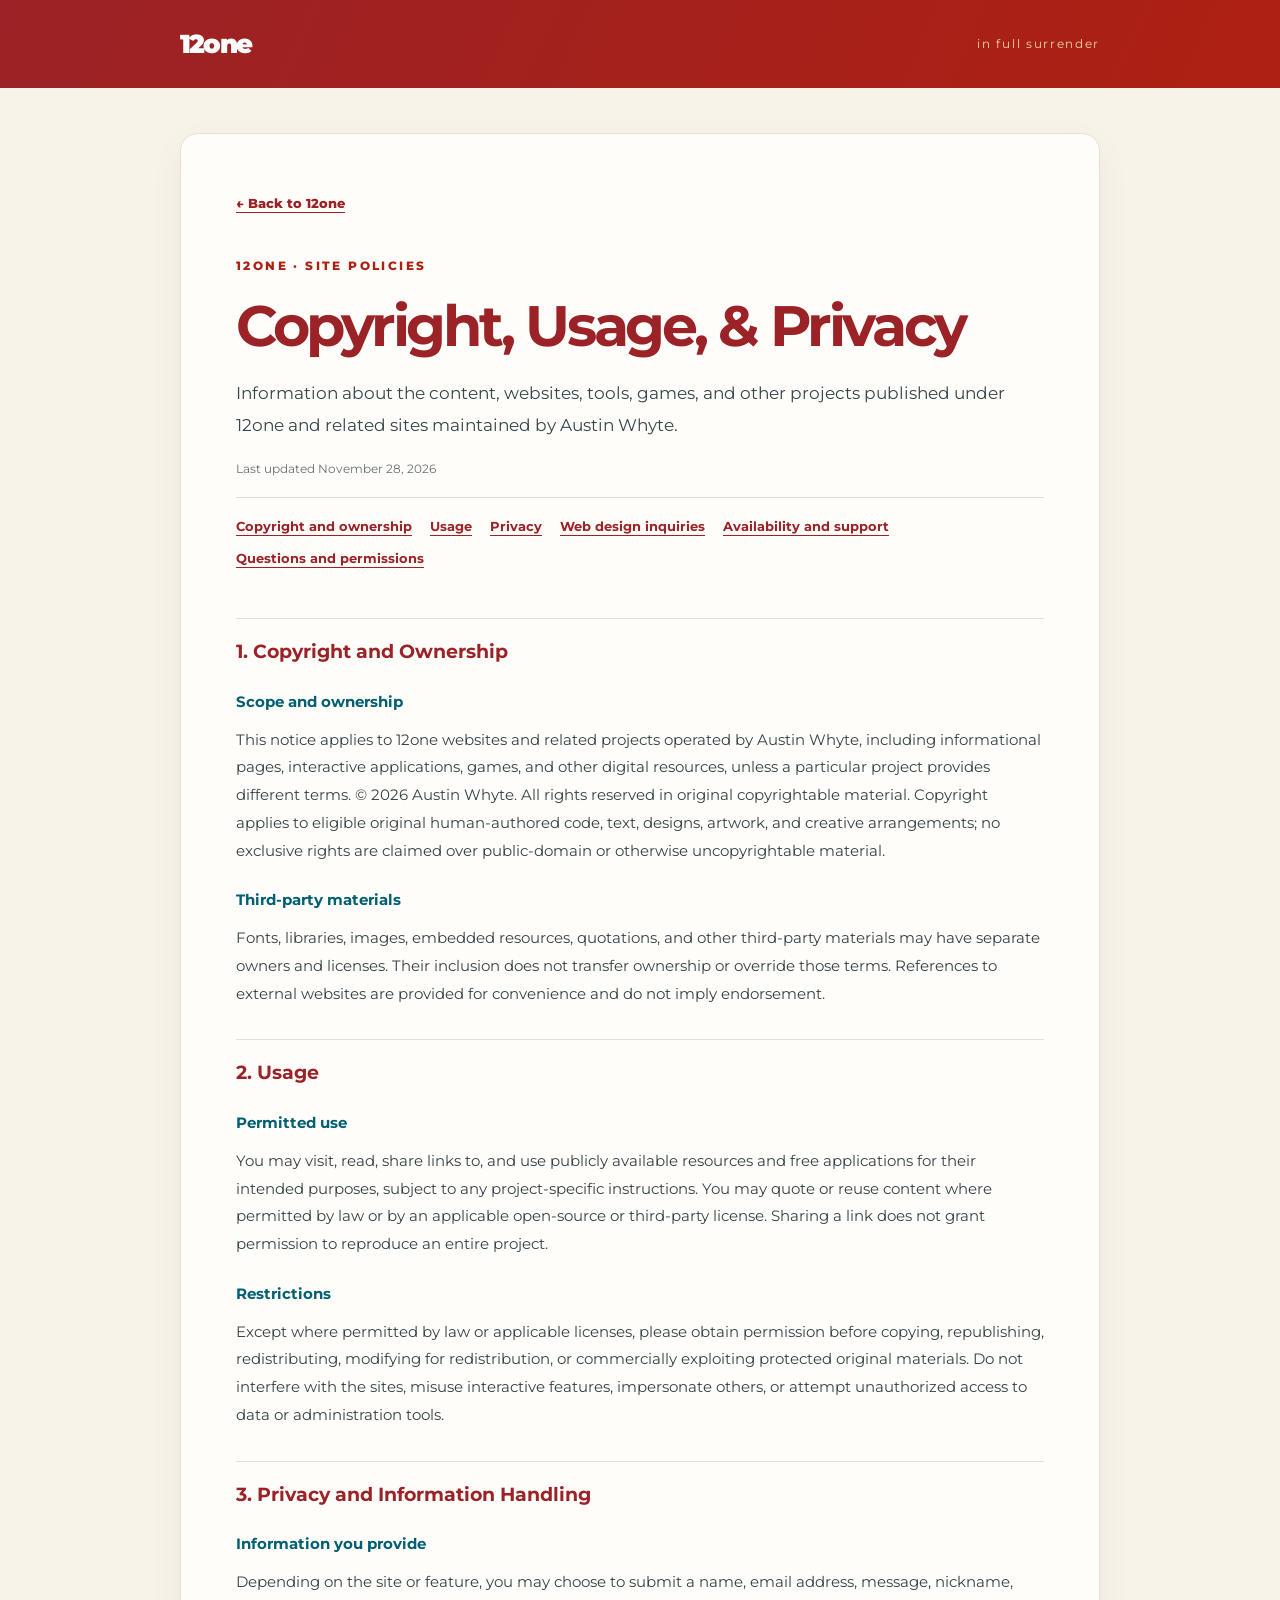
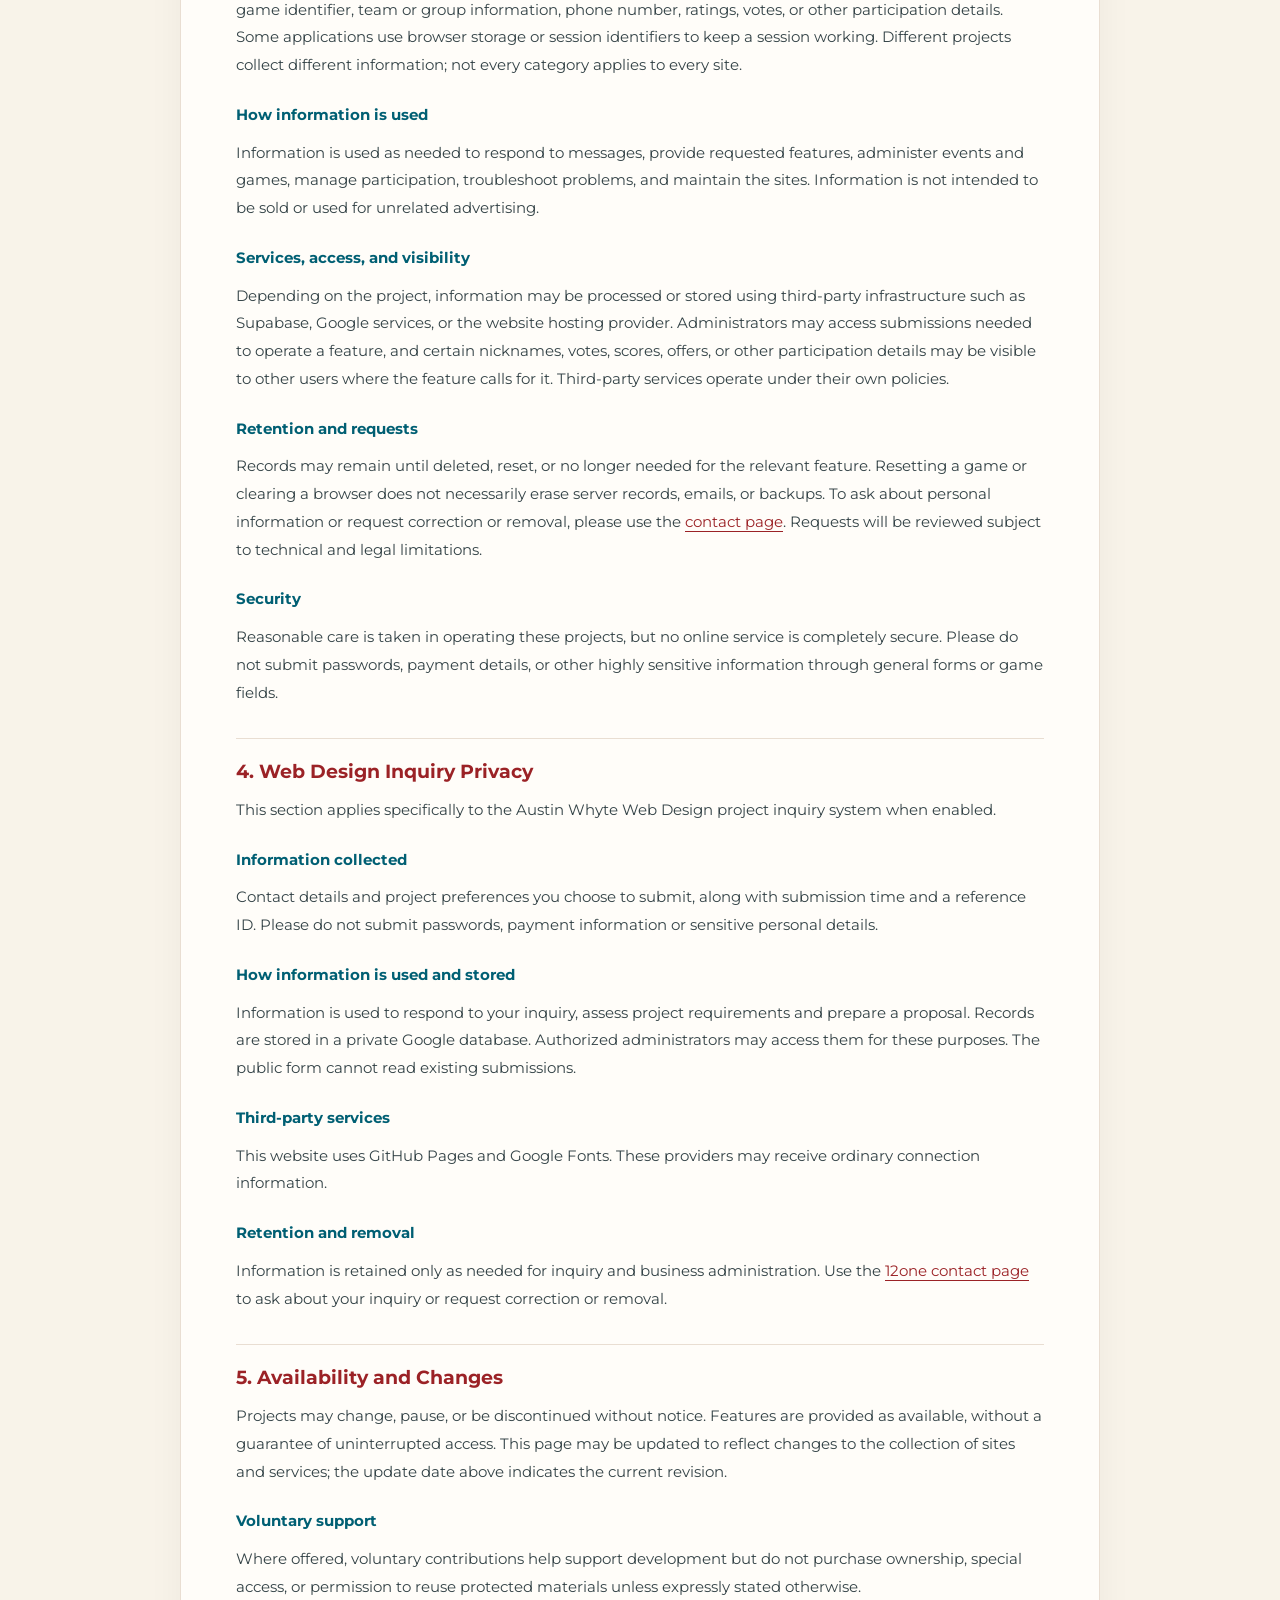
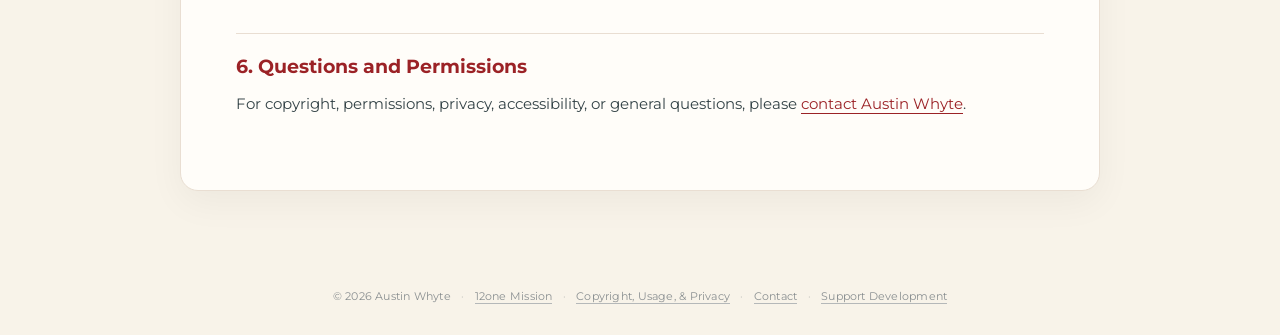
<file: copyright.html>
<!DOCTYPE html><html lang="en"><head>
<link rel="icon" type="image/svg+xml" href="https://12one.page/favicon.svg"><meta charset="UTF-8"><meta name="viewport" content="width=device-width,initial-scale=1"><meta name="theme-color" content="#9B2226"><title>Copyright, Usage, &amp; Privacy | 12one</title><link rel="preconnect" href="https://fonts.googleapis.com"><link rel="preconnect" href="https://fonts.gstatic.com" crossorigin><link href="https://fonts.googleapis.com/css2?family=Montserrat:wght@400;500;600;700;800;900&display=swap" rel="stylesheet"><style>
:root{--red:#9B2226;--iron:#AE2012;--ink:#001219;--teal:#005F73;--cream:#F8F3E9;--paper:#FFFDF9;--line:#E9DED2}
*{box-sizing:border-box}body{margin:0;background:var(--cream);color:var(--ink);font:15px/1.85 Montserrat,system-ui,sans-serif}a{color:var(--red);text-underline-offset:4px}a:focus-visible,button:focus-visible{outline:3px solid var(--teal);outline-offset:3px}.top{background:linear-gradient(115deg,var(--red),var(--iron));color:white;padding:20px 24px}.top-inner{max-width:920px;margin:auto;display:flex;justify-content:space-between;align-items:center;gap:18px}.logo{color:white;text-decoration:none;font-size:26px;font-weight:900;letter-spacing:-.07em}.tag{font-size:12px;letter-spacing:.14em;color:#E9D8A6}.wrap{max-width:920px;margin:45px auto 75px;padding:clamp(24px,5vw,55px);background:var(--paper);border:1px solid var(--line);border-radius:18px;box-shadow:0 12px 36px #0012190c}.back{display:inline-block;font-size:13px;font-weight:800;margin-bottom:30px}.eyebrow{font-size:12px;letter-spacing:.2em;font-weight:800;text-transform:uppercase;color:var(--iron)}h1{font-size:clamp(35px,6vw,57px);line-height:1.12;letter-spacing:-.06em;color:var(--red);margin:9px 0 20px}h2{font-size:19px;line-height:1.4;color:var(--red);margin:32px 0 10px;padding-top:20px;border-top:1px solid var(--line)}h3{font-size:15px;color:var(--teal);margin:22px 0 7px}p{margin:10px 0 17px;color:#344347}.lead{font-size:17px;color:#33464a}.small{font-size:12px;color:#657276}.footer{background:transparent;color:#8a8f91;text-align:center;padding:20px 16px 28px;font-size:11px;font-weight:400;line-height:1.9;letter-spacing:.02em}.footer a{color:inherit;font-weight:400;text-decoration:none;border-bottom:1px solid #b5b8b9}.footer a:hover,.footer a:focus-visible{color:var(--red);border-bottom-color:currentColor}.footer .sep{margin:0 7px;opacity:.5}@media(max-width:650px){.wrap{margin:15px 12px 40px}.top-inner{flex-wrap:wrap}.tag{font-size:10px}}
.policy-nav{display:flex;flex-wrap:wrap;gap:8px 18px;padding:16px 0;border-top:1px solid var(--line)}.policy-nav a{font-size:13px;font-weight:700}section[id]{scroll-margin-top:20px}</style></head><body><header class="top"><div class="top-inner"><a class="logo" href="https://12one.page">12one</a><span class="tag">in full surrender</span></div></header><main class="wrap"><a class="back" id="back" href="https://12one.page/">← Back to 12one</a><p class="eyebrow">12one · Site policies</p><h1>Copyright, Usage, &amp; Privacy</h1><p class="lead">Information about the content, websites, tools, games, and other projects published under 12one and related sites maintained by Austin Whyte.</p><p class="small">Last updated November 28, 2026</p>
<nav class="policy-nav" aria-label="Policy sections"><a href="#copyright">Copyright and ownership</a><a href="#usage">Usage</a><a href="#privacy">Privacy</a><a href="#web-design-inquiry">Web design inquiries</a><a href="#availability">Availability and support</a><a href="#contact">Questions and permissions</a></nav>
<section id="copyright"><h2>1. Copyright and Ownership</h2><h3>Scope and ownership</h3><p>This notice applies to 12one websites and related projects operated by Austin Whyte, including informational pages, interactive applications, games, and other digital resources, unless a particular project provides different terms. © 2026 Austin Whyte. All rights reserved in original copyrightable material. Copyright applies to eligible original human-authored code, text, designs, artwork, and creative arrangements; no exclusive rights are claimed over public-domain or otherwise uncopyrightable material.</p>
<h3>Third-party materials</h3><p>Fonts, libraries, images, embedded resources, quotations, and other third-party materials may have separate owners and licenses. Their inclusion does not transfer ownership or override those terms. References to external websites are provided for convenience and do not imply endorsement.</p></section><section id="usage"><h2>2. Usage</h2><h3>Permitted use</h3><p>You may visit, read, share links to, and use publicly available resources and free applications for their intended purposes, subject to any project-specific instructions. You may quote or reuse content where permitted by law or by an applicable open-source or third-party license. Sharing a link does not grant permission to reproduce an entire project.</p>
<h3>Restrictions</h3><p>Except where permitted by law or applicable licenses, please obtain permission before copying, republishing, redistributing, modifying for redistribution, or commercially exploiting protected original materials. Do not interfere with the sites, misuse interactive features, impersonate others, or attempt unauthorized access to data or administration tools.</p>

</section><section id="privacy"><h2>3. Privacy and Information Handling</h2><h3>Information you provide</h3><p>Depending on the site or feature, you may choose to submit a name, email address, message, nickname, game identifier, team or group information, phone number, ratings, votes, or other participation details. Some applications use browser storage or session identifiers to keep a session working. Different projects collect different information; not every category applies to every site.</p>
<h3>How information is used</h3><p>Information is used as needed to respond to messages, provide requested features, administer events and games, manage participation, troubleshoot problems, and maintain the sites. Information is not intended to be sold or used for unrelated advertising.</p>
<h3>Services, access, and visibility</h3><p>Depending on the project, information may be processed or stored using third-party infrastructure such as Supabase, Google services, or the website hosting provider. Administrators may access submissions needed to operate a feature, and certain nicknames, votes, scores, offers, or other participation details may be visible to other users where the feature calls for it. Third-party services operate under their own policies.</p>
<h3>Retention and requests</h3><p>Records may remain until deleted, reset, or no longer needed for the relevant feature. Resetting a game or clearing a browser does not necessarily erase server records, emails, or backups. To ask about personal information or request correction or removal, please use the <a href="/contact.html">contact page</a>. Requests will be reviewed subject to technical and legal limitations.</p>
<h3>Security</h3><p>Reasonable care is taken in operating these projects, but no online service is completely secure. Please do not submit passwords, payment details, or other highly sensitive information through general forms or game fields.</p>
</section><section id="web-design-inquiry"><h2>4. Web Design Inquiry Privacy</h2><p>This section applies specifically to the Austin Whyte Web Design project inquiry system when enabled.</p><h3>Information collected</h3><p>Contact details and project preferences you choose to submit, along with submission time and a reference ID. Please do not submit passwords, payment information or sensitive personal details.</p><h3>How information is used and stored</h3><p>Information is used to respond to your inquiry, assess project requirements and prepare a proposal. Records are stored in a private Google database. Authorized administrators may access them for these purposes. The public form cannot read existing submissions.</p><h3>Third-party services</h3><p>This website uses GitHub Pages and Google Fonts. These providers may receive ordinary connection information.</p><h3>Retention and removal</h3><p>Information is retained only as needed for inquiry and business administration. Use the <a href="/contact.html">12one contact page</a> to ask about your inquiry or request correction or removal.</p></section><section id="availability"><h2>5. Availability and Changes</h2><p>Projects may change, pause, or be discontinued without notice. Features are provided as available, without a guarantee of uninterrupted access. This page may be updated to reflect changes to the collection of sites and services; the update date above indicates the current revision.</p>
<h3>Voluntary support</h3><p>Where offered, voluntary contributions help support development but do not purchase ownership, special access, or permission to reuse protected materials unless expressly stated otherwise.</p>
</section><section id="contact"><h2>6. Questions and Permissions</h2><p>For copyright, permissions, privacy, accessibility, or general questions, please <a href="/contact.html">contact Austin Whyte</a>.</p></section></main><footer class="footer">© 2026 Austin Whyte <span class="sep">·</span> <a href="https://12one.page">12one Mission</a> <span class="sep">·</span> <a href="/copyright.html">Copyright, Usage, &amp; Privacy</a> <span class="sep">·</span> <a href="/contact.html">Contact</a> <span class="sep">·</span> <a href="https://ko-fi.com/12one">Support Development</a></footer><script>(function(){const a=document.getElementById('back');try{const r=new URL(document.referrer);if(r.protocol==='https:'&&(/(^|\.)12one\.page$/.test(r.hostname)||r.hostname==='redwhyteandblue76.github.io')&&r.href!==location.href){a.href=r.href;a.textContent='← Back to previous site';}}catch(e){}})();</script></body></html>
</file>
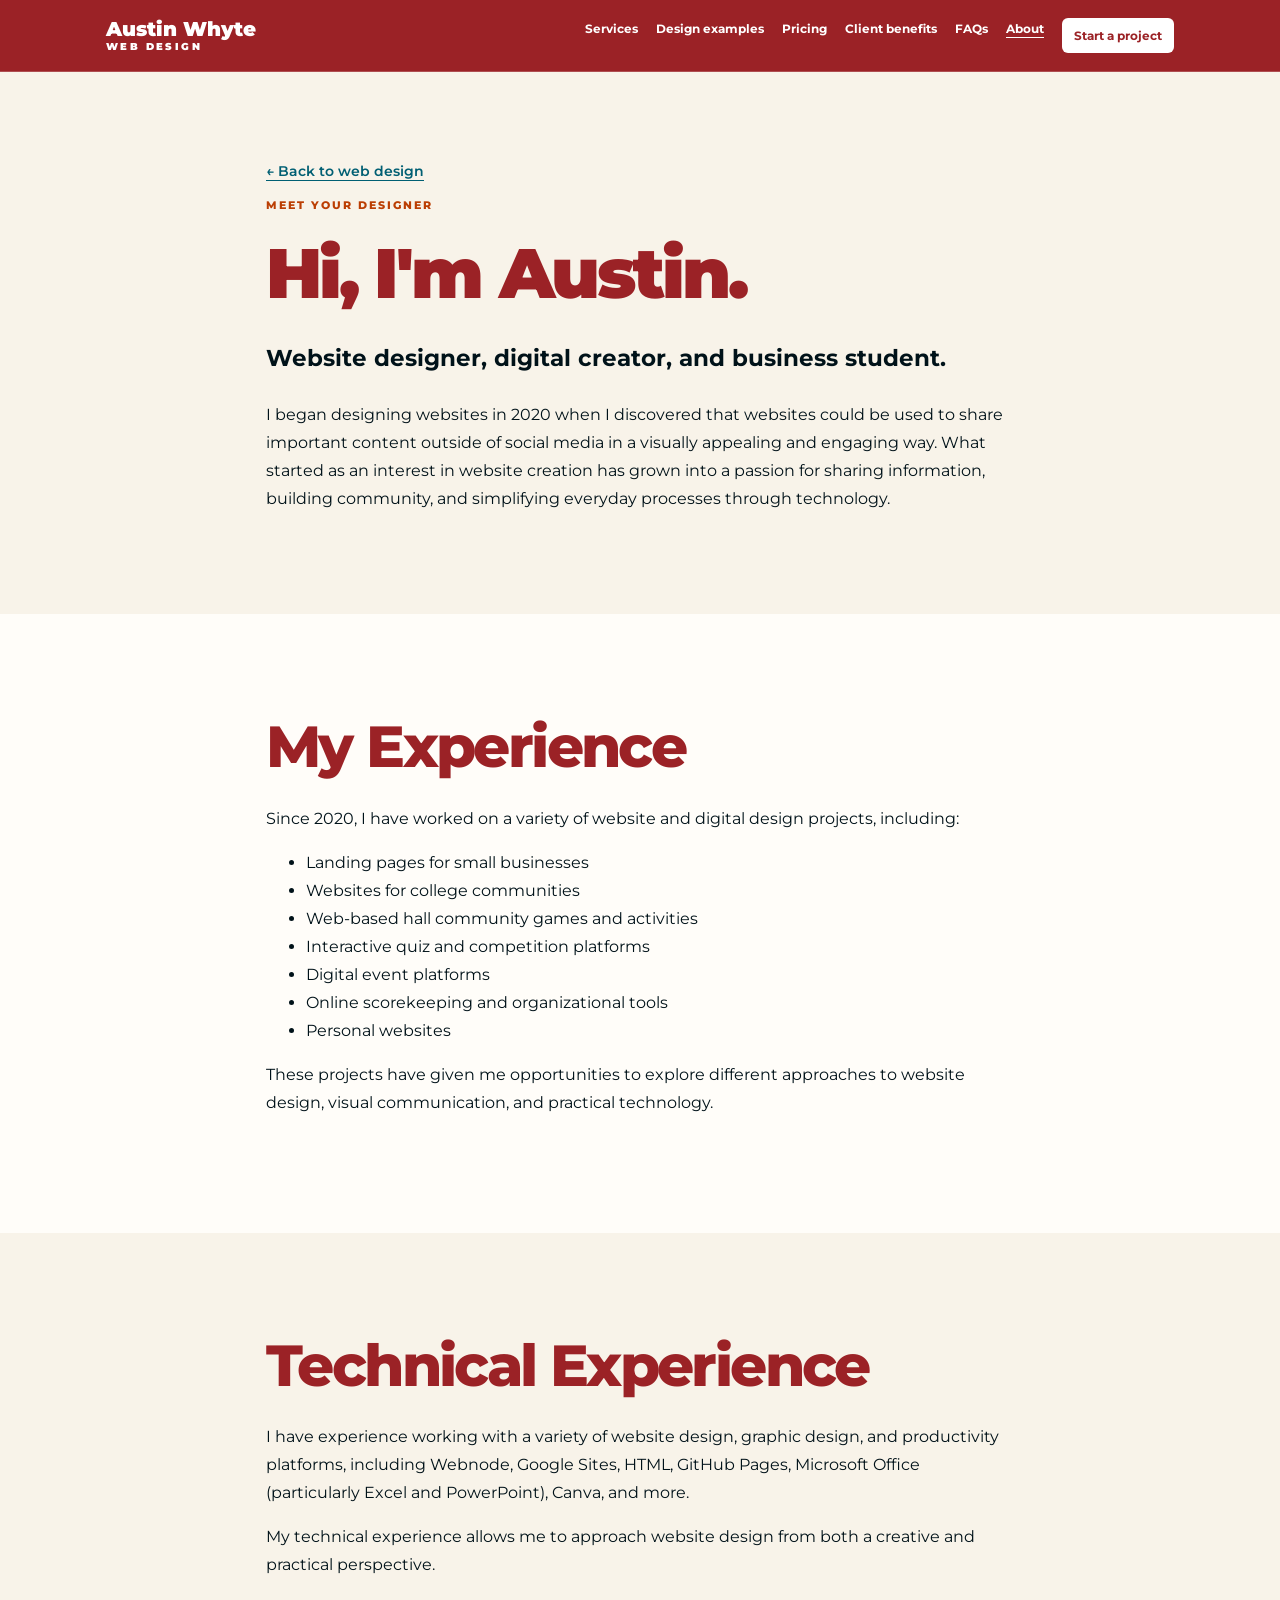
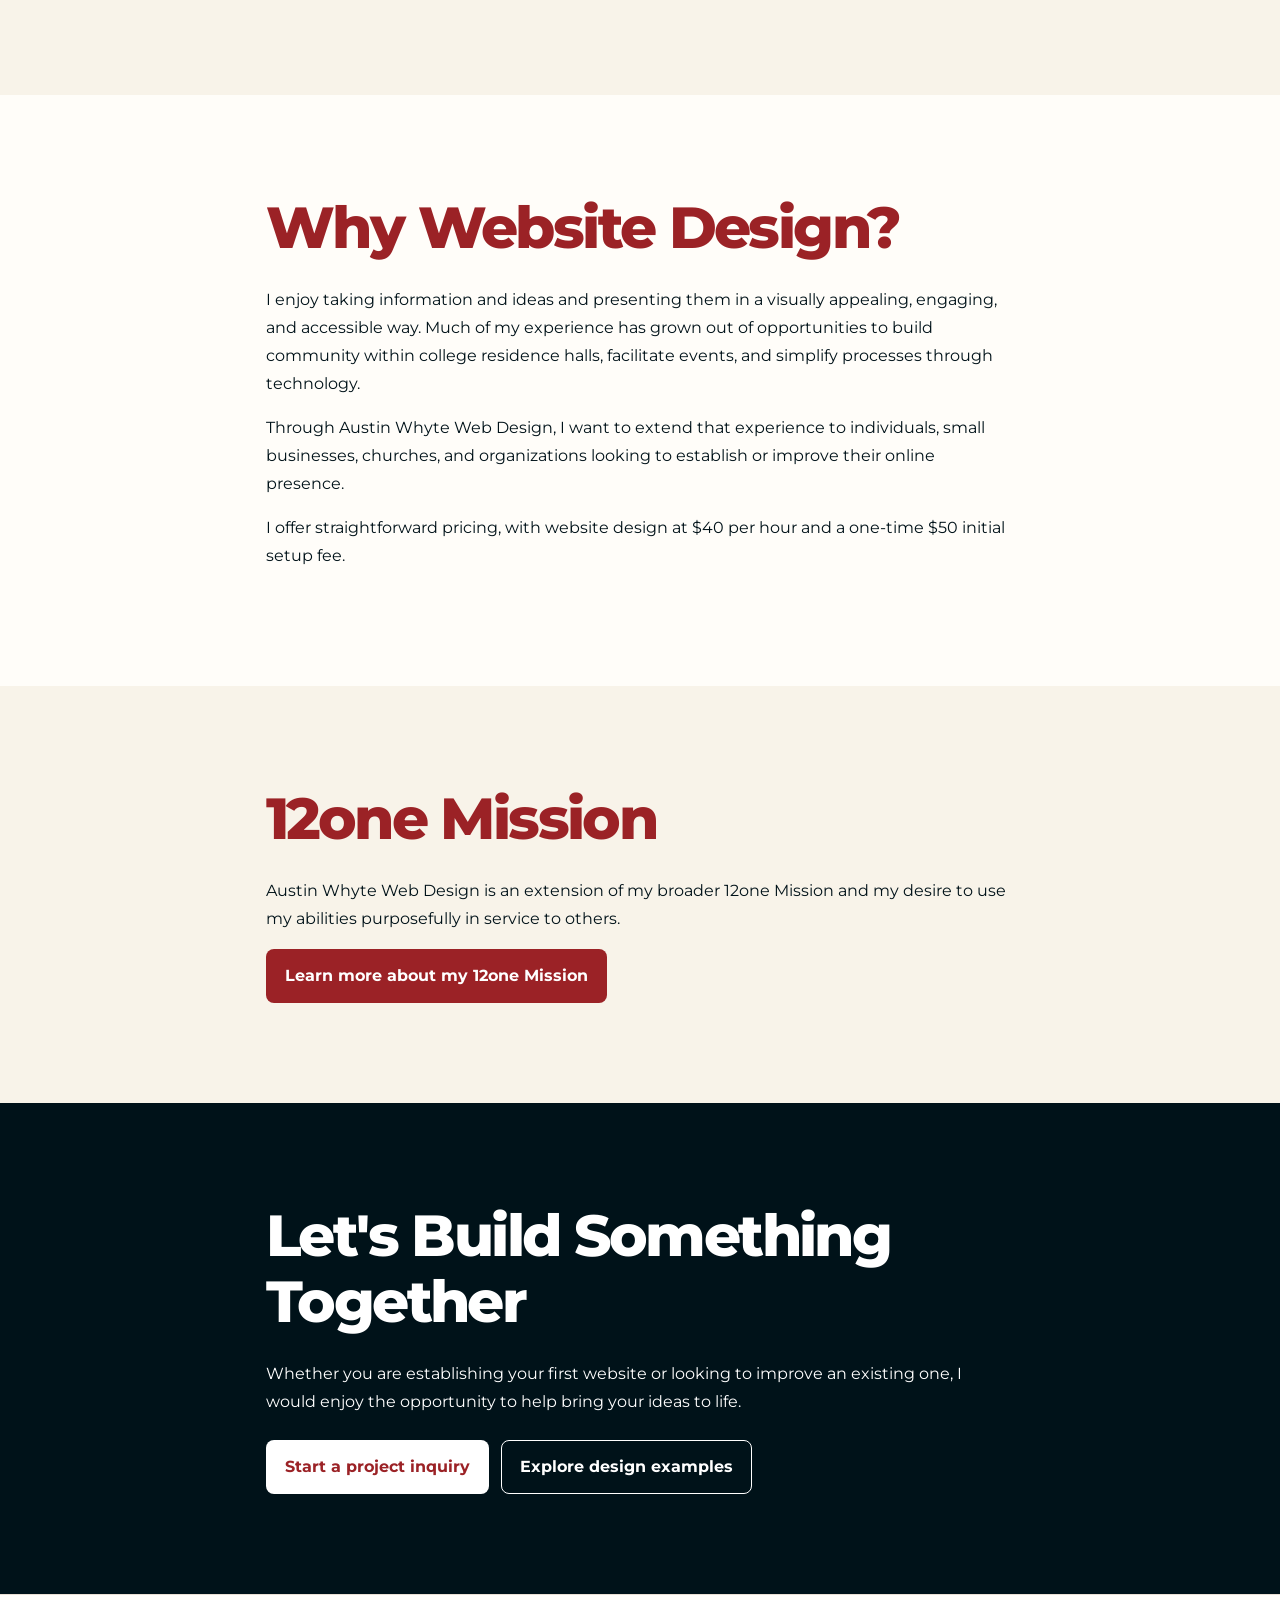
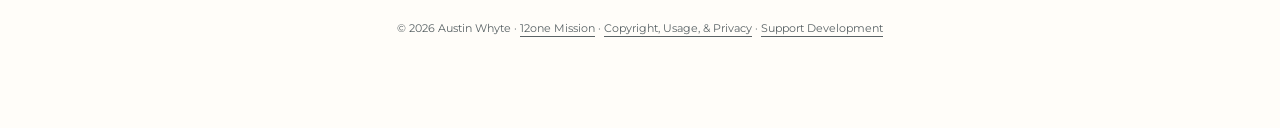
<file: design/about.html>
<!doctype html>
<html lang="en"><head><meta charset="utf-8"><meta name="viewport" content="width=device-width,initial-scale=1"><meta name="theme-color" content="#9B2226"><meta name="description" content="Meet your web designer and learn about his website design and technical experience."><meta property="og:title" content="About me | Austin Whyte Web Design"><meta property="og:description" content="Purposeful design. Practical solutions."><link rel="canonical" href="https://12one.page/design/about.html"><link rel="icon" href="/favicon.svg"><link rel="stylesheet" href="https://fonts.googleapis.com/css2?family=Montserrat:wght@400;500;600;700;800;900&display=swap"><link rel="stylesheet" href="styles.css"><title>About me | Austin Whyte Web Design</title></head>
<body><header><div class="wrap nav"><a class="brand" href="./">Austin Whyte <small>WEB DESIGN</small></a><nav aria-label="Main navigation"><a href="./#services">Services</a><a href="showcase.html">Design examples</a><a href="pricing.html">Pricing</a><a href="./#resources">Client benefits</a><a href="faq.html">FAQs</a><a href="about.html" aria-current="page">About</a><a class="nav-inquiry" href="inquiry.html">Start a project</a></nav></div></header><main><section class="subhero"><div class="wrap narrow"><a class="back-link" href="./">← Back to web design</a><p class="eyebrow">Meet your designer</p><h1>Hi, I'm Austin.</h1><p class="lead"><strong>Website designer, digital creator, and business student.</strong></p><p>I began designing websites in 2020 when I discovered that websites could be used to share important content outside of social media in a visually appealing and engaging way. What started as an interest in website creation has grown into a passion for sharing information, building community, and simplifying everyday processes through technology.</p></div></section>
<section id="experience"><div class="wrap narrow"><h2>My Experience</h2><p>Since 2020, I have worked on a variety of website and digital design projects, including:</p><ul><li>Landing pages for small businesses</li><li>Websites for college communities</li><li>Web-based hall community games and activities</li><li>Interactive quiz and competition platforms</li><li>Digital event platforms</li><li>Online scorekeeping and organizational tools</li><li>Personal websites</li></ul><p>These projects have given me opportunities to explore different approaches to website design, visual communication, and practical technology.</p></div></section>
<section class="cream" id="technical"><div class="wrap narrow"><h2>Technical Experience</h2><p>I have experience working with a variety of website design, graphic design, and productivity platforms, including Webnode, Google Sites, HTML, GitHub Pages, Microsoft Office (particularly Excel and PowerPoint), Canva, and more.</p><p>My technical experience allows me to approach website design from both a creative and practical perspective.</p></div></section>
<section id="why"><div class="wrap narrow"><h2>Why Website Design?</h2><p>I enjoy taking information and ideas and presenting them in a visually appealing, engaging, and accessible way. Much of my experience has grown out of opportunities to build community within college residence halls, facilitate events, and simplify processes through technology.</p><p>Through Austin Whyte Web Design, I want to extend that experience to individuals, small businesses, churches, and organizations looking to establish or improve their online presence.</p><p>I offer straightforward pricing, with website design at $40 per hour and a one-time $50 initial setup fee.</p></div></section>
<section class="cream" id="mission"><div class="wrap narrow"><h2>12one Mission</h2><p>Austin Whyte Web Design is an extension of my broader 12one Mission and my desire to use my abilities purposefully in service to others.</p><a class="btn" href="https://12one.page">Learn more about my 12one Mission</a></div></section>
<section class="dark"><div class="wrap narrow"><h2>Let's Build Something Together</h2><p>Whether you are establishing your first website or looking to improve an existing one, I would enjoy the opportunity to help bring your ideas to life.</p><div class="actions"><a class="btn light" href="inquiry.html">Start a project inquiry</a><a class="btn outline" href="showcase.html">Explore design examples</a></div></div></section></main><footer>© 2026 Austin Whyte · <a href="/">12one Mission</a> · <a href="/copyright.html">Copyright, Usage, &amp; Privacy</a> · <a href="https://ko-fi.com/12one">Support Development</a></footer></body></html>
</file>
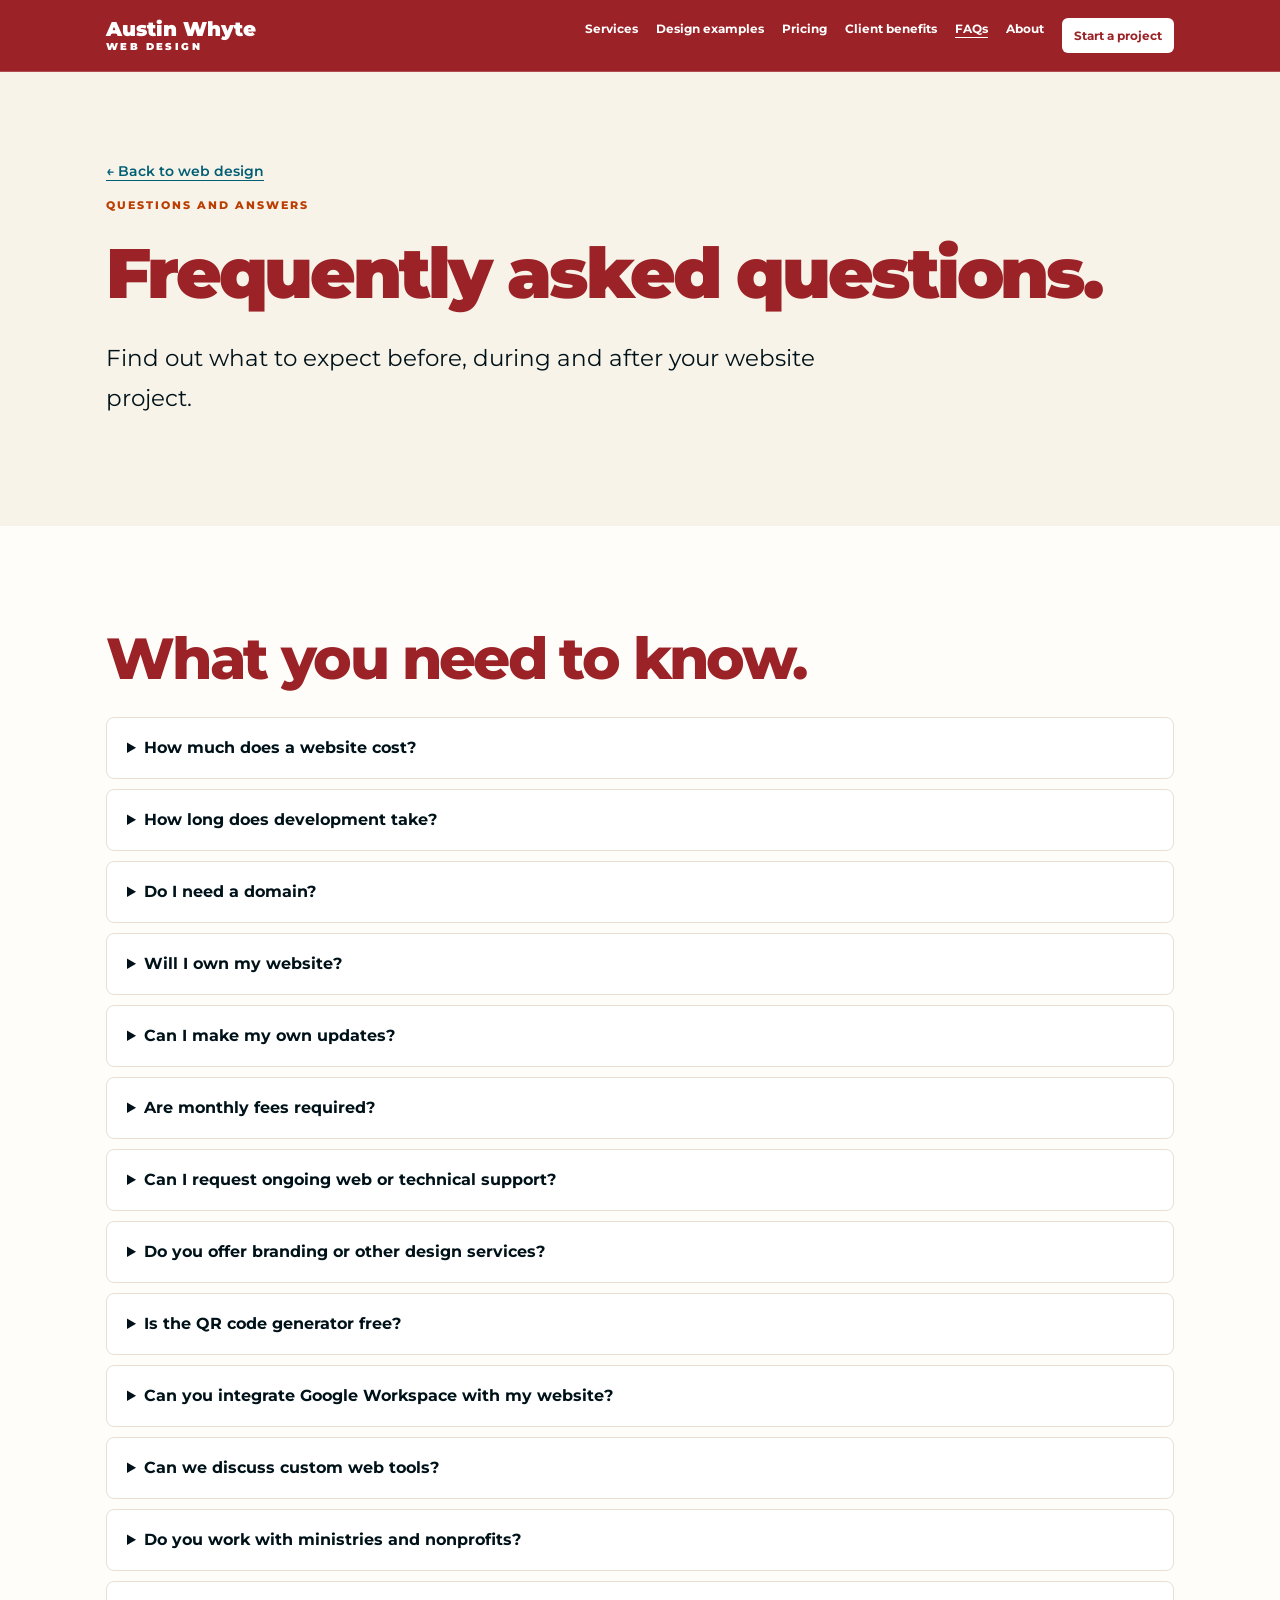
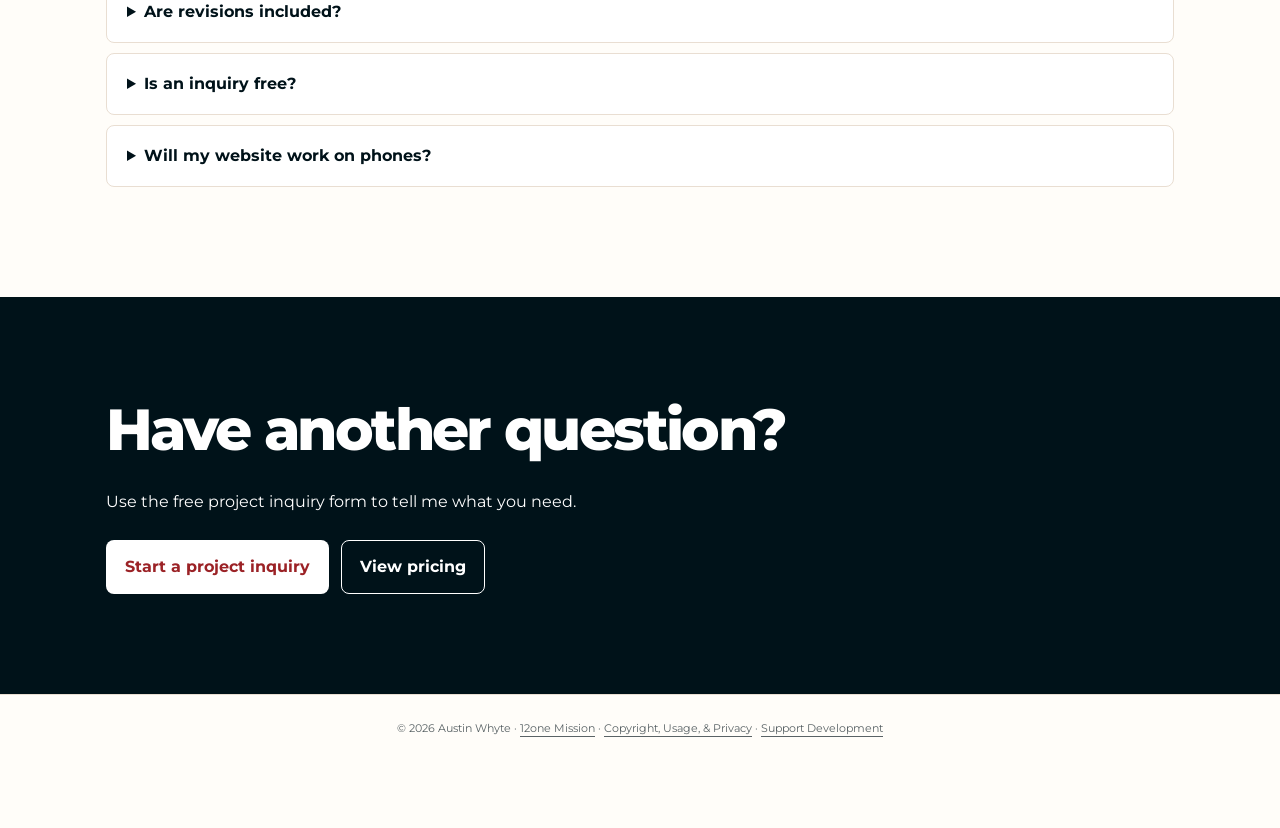
<file: design/faq.html>
<!doctype html>
<html lang="en"><head><meta charset="utf-8"><meta name="viewport" content="width=device-width,initial-scale=1"><meta name="theme-color" content="#9B2226"><meta name="description" content="Answers to common questions about website pricing, ownership, timelines, maintenance and additional services."><meta property="og:title" content="Frequently asked questions | Austin Whyte Web Design"><meta property="og:description" content="Purposeful design. Practical solutions."><link rel="canonical" href="https://12one.page/design/faq.html"><link rel="icon" href="/favicon.svg"><link rel="stylesheet" href="https://fonts.googleapis.com/css2?family=Montserrat:wght@400;500;600;700;800;900&display=swap"><link rel="stylesheet" href="styles.css"><title>Frequently asked questions | Austin Whyte Web Design</title></head>
<body><header><div class="wrap nav"><a class="brand" href="./">Austin Whyte <small>WEB DESIGN</small></a><nav aria-label="Main navigation"><a href="./#services">Services</a><a href="showcase.html">Design examples</a><a href="pricing.html">Pricing</a><a href="./#resources">Client benefits</a><a href="faq.html" aria-current="page">FAQs</a><a href="about.html">About</a><a class="nav-inquiry" href="inquiry.html">Start a project</a></nav></div></header><main><section class="subhero"><div class="wrap"><a class="back-link" href="./">← Back to web design</a><p class="eyebrow">Questions and answers</p><h1>Frequently asked questions.</h1><p class="lead">Find out what to expect before, during and after your website project.</p></div></section><section  id="faq"><div class="wrap"><h2>What you need to know.</h2><div id="faqList"></div></div></section><section class="dark"><div class="wrap"><h2>Have another question?</h2><p>Use the free project inquiry form to tell me what you need.</p><div class="actions"><a class="btn light" href="inquiry.html">Start a project inquiry</a><a class="btn outline" href="pricing.html">View pricing</a></div></div></section></main><footer>© 2026 Austin Whyte · <a href="/">12one Mission</a> · <a href="/copyright.html">Copyright, Usage, &amp; Privacy</a> · <a href="https://ko-fi.com/12one">Support Development</a></footer><script defer src="faq.js"></script></body></html>
</file>
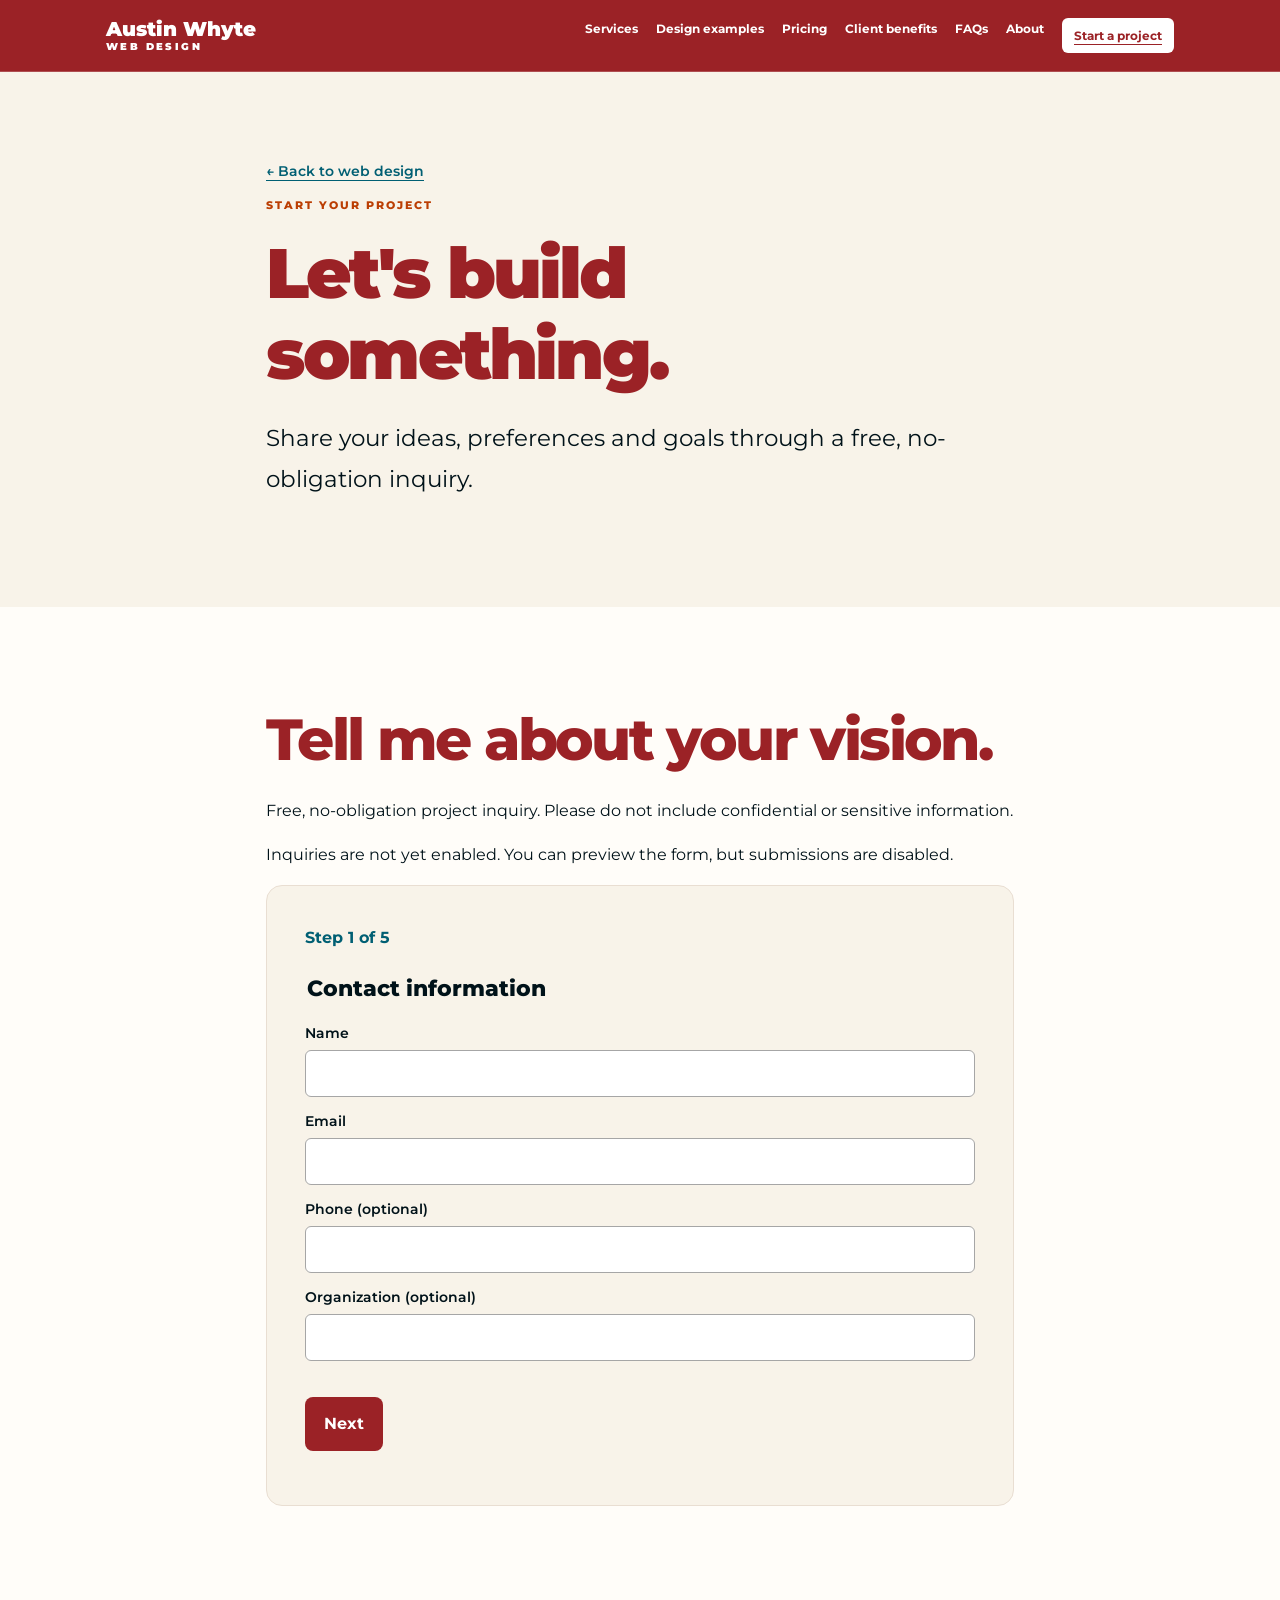
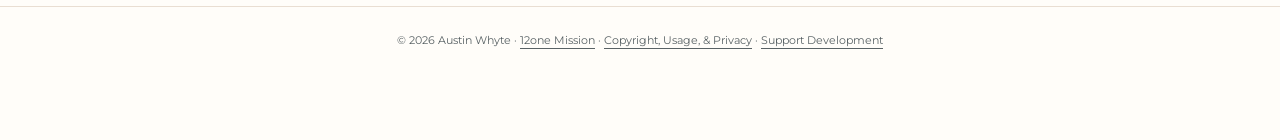
<file: design/inquiry.html>
<!doctype html>
<html lang="en"><head><meta charset="utf-8"><meta name="viewport" content="width=device-width,initial-scale=1"><meta name="theme-color" content="#9B2226"><meta name="description" content="Tell me about your website or design project."><meta property="og:title" content="Project inquiry | Austin Whyte Web Design"><meta property="og:description" content="Purposeful design. Practical solutions."><link rel="canonical" href="https://12one.page/design/inquiry.html"><link rel="icon" href="/favicon.svg"><link rel="stylesheet" href="https://fonts.googleapis.com/css2?family=Montserrat:wght@400;500;600;700;800;900&display=swap"><link rel="stylesheet" href="styles.css"><title>Project inquiry | Austin Whyte Web Design</title></head>
<body><header><div class="wrap nav"><a class="brand" href="./">Austin Whyte <small>WEB DESIGN</small></a><nav aria-label="Main navigation"><a href="./#services">Services</a><a href="showcase.html">Design examples</a><a href="pricing.html">Pricing</a><a href="./#resources">Client benefits</a><a href="faq.html">FAQs</a><a href="about.html">About</a><a class="nav-inquiry" href="inquiry.html" aria-current="page">Start a project</a></nav></div></header><main><section class="subhero"><div class="wrap narrow"><a class="back-link" href="./">← Back to web design</a><p class="eyebrow">Start your project</p><h1>Let's build something.</h1><p class="lead">Share your ideas, preferences and goals through a free, no-obligation inquiry.</p></div></section><section id="inquiry"><div class="wrap narrow"><h2>Tell me about your vision.</h2><p>Free, no-obligation project inquiry. Please do not include confidential or sensitive information.</p><p id="estimateSummary" class="estimate-summary" hidden></p><p id="inquiryAvailability" role="status"></p><form id="inquiryForm" novalidate><div id="progress"></div><fieldset><legend>Contact information</legend><label>Name<input name="name" autocomplete="name" maxlength="120" required></label><label>Email<input name="email" type="email" autocomplete="email" maxlength="200" required></label><label>Phone (optional)<input name="phone" type="tel" autocomplete="tel" maxlength="40"></label><label>Organization (optional)<input name="organization" maxlength="150"></label></fieldset><fieldset hidden><legend>Your project</legend><label>Organization type<select name="organizationType"><option>Individual</option><option>Small business</option><option>Church or ministry</option><option>Nonprofit</option><option>Event</option><option>Other</option></select></label><label>Project or service type<select name="websiteType"><option>New website</option><option>Landing page</option><option>Multi-page website</option><option>Existing website update</option><option>Ongoing web/tech support</option><option>Graphic design (posters, cards, flyers, etc.)</option><option>Logo creation or branding</option><option>Custom short link</option><option>Google Workspace integration</option><option>Custom web tool discussion</option><option>Other</option></select></label><label>Estimated pages<select name="pages"><option>Not sure</option><option>1</option><option>2–5</option><option>6–10</option><option>11+</option></select></label></fieldset><fieldset hidden><legend>Design and functionality</legend><label>Desired features or additional services<textarea placeholder="Website features, posters, business cards, flyers, logo creation, branding, short links, Google Workspace integrations, custom web tools or support needs" name="features" maxlength="2000"></textarea></label><label>Preferred design style<select name="designStyle" id="inquiryStyle"><option>Not sure</option></select></label></fieldset><fieldset hidden><legend>Budget and timeline</legend><label>Estimated budget<select name="budget"><option>Not sure</option><option>Under $200</option><option>$200–399</option><option>$400–599</option><option>$600–999</option><option>$1,000+</option></select></label><label>Desired completion date (optional)<input type="date" name="deadline"></label><label>Maintenance interest<select name="maintenance"><option>Not sure</option><option>Self-managed</option><option>Pay-as-needed updates</option><option>Ongoing web/tech support</option></select></label></fieldset><fieldset hidden><legend>Final details</legend><label>Additional project details<textarea name="details" maxlength="4000"></textarea></label><label class="check"><input type="checkbox" name="consent" required> I agree to the <a href="/copyright.html#web-design-inquiry" target="_blank" rel="noopener">inquiry privacy notice</a>.</label><div id="review"></div></fieldset><div class="trap" aria-hidden="true"><label>Leave blank<input name="website" tabindex="-1" autocomplete="off"></label></div><div class="actions"><button id="back" type="button" hidden>Back</button><button id="next" type="button">Next</button><button id="submit" type="submit" hidden>Submit inquiry</button></div><p id="formStatus" role="status" aria-live="polite"></p></form></div></section></main><footer>© 2026 Austin Whyte · <a href="/">12one Mission</a> · <a href="/copyright.html">Copyright, Usage, &amp; Privacy</a> · <a href="https://ko-fi.com/12one">Support Development</a></footer><script src="config.js"></script><script defer src="design-concepts.js"></script><script defer src="inquiry.js"></script></body></html>
</file>
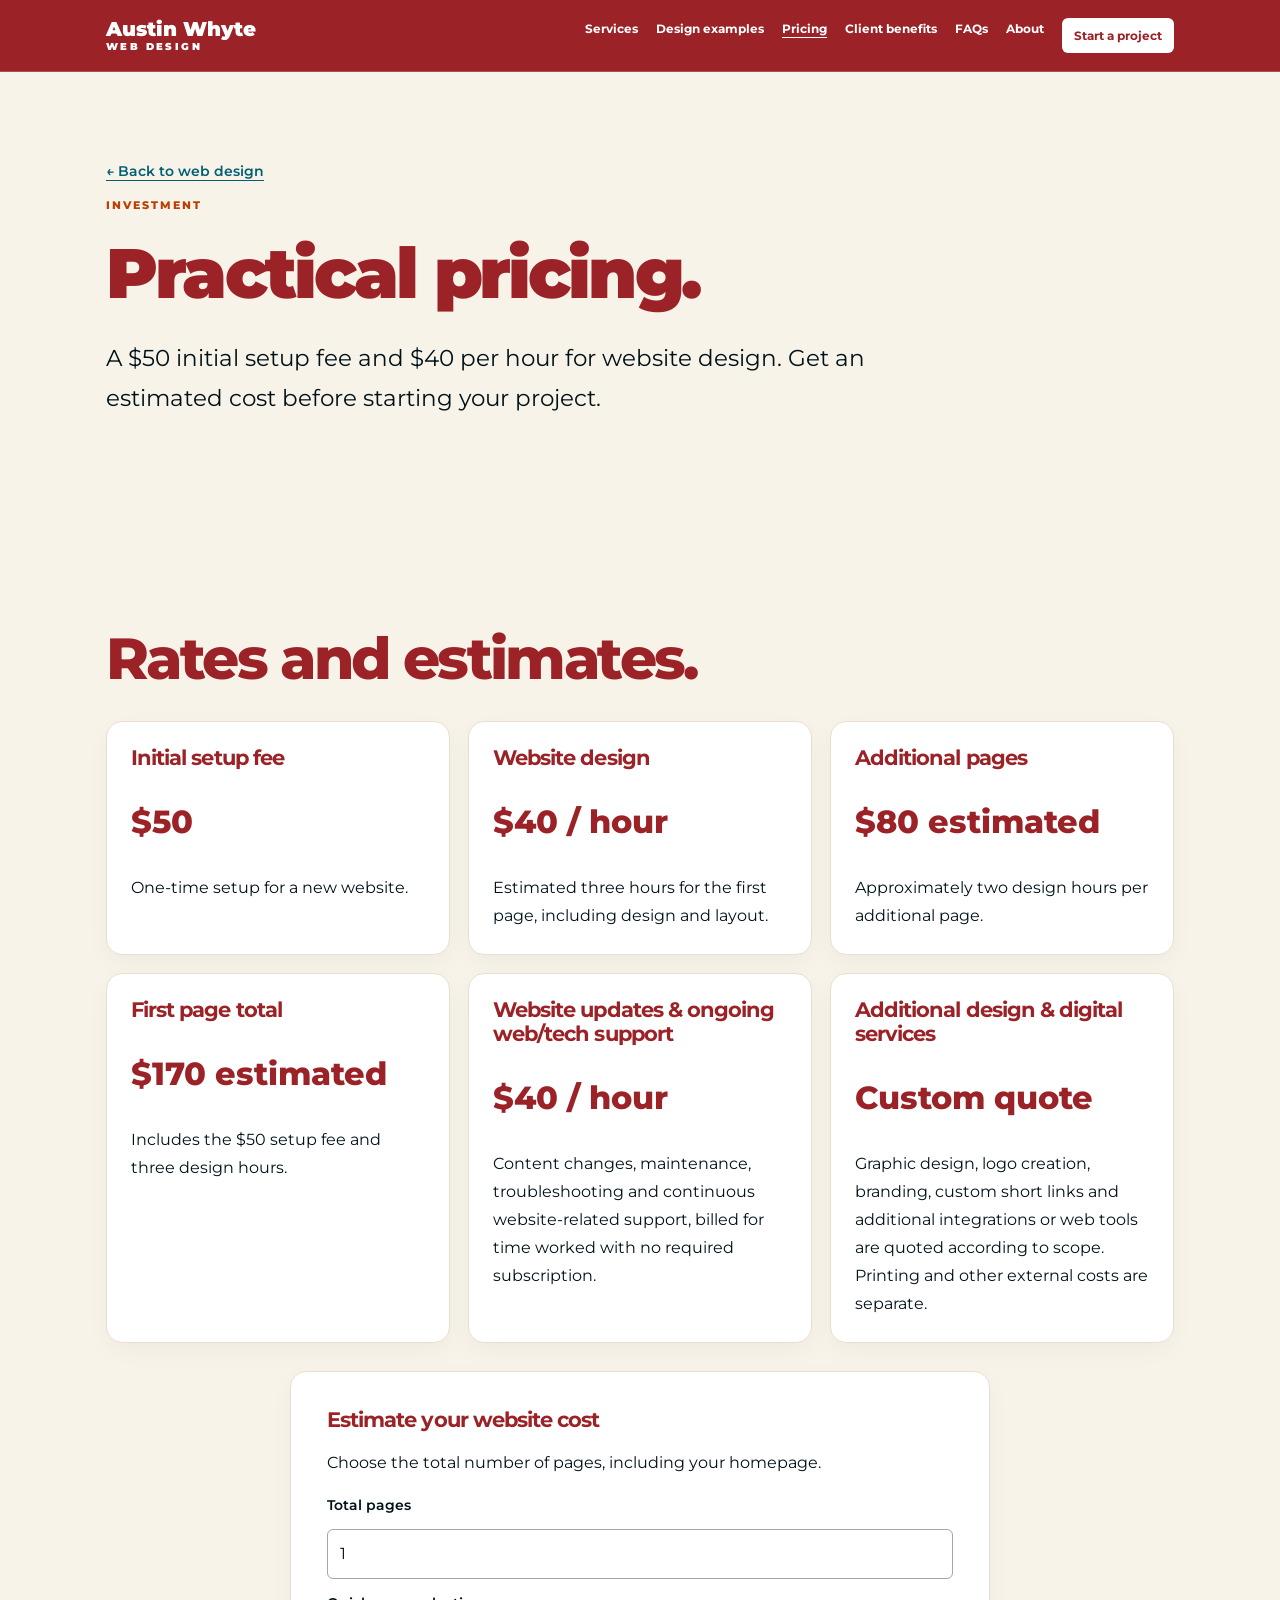
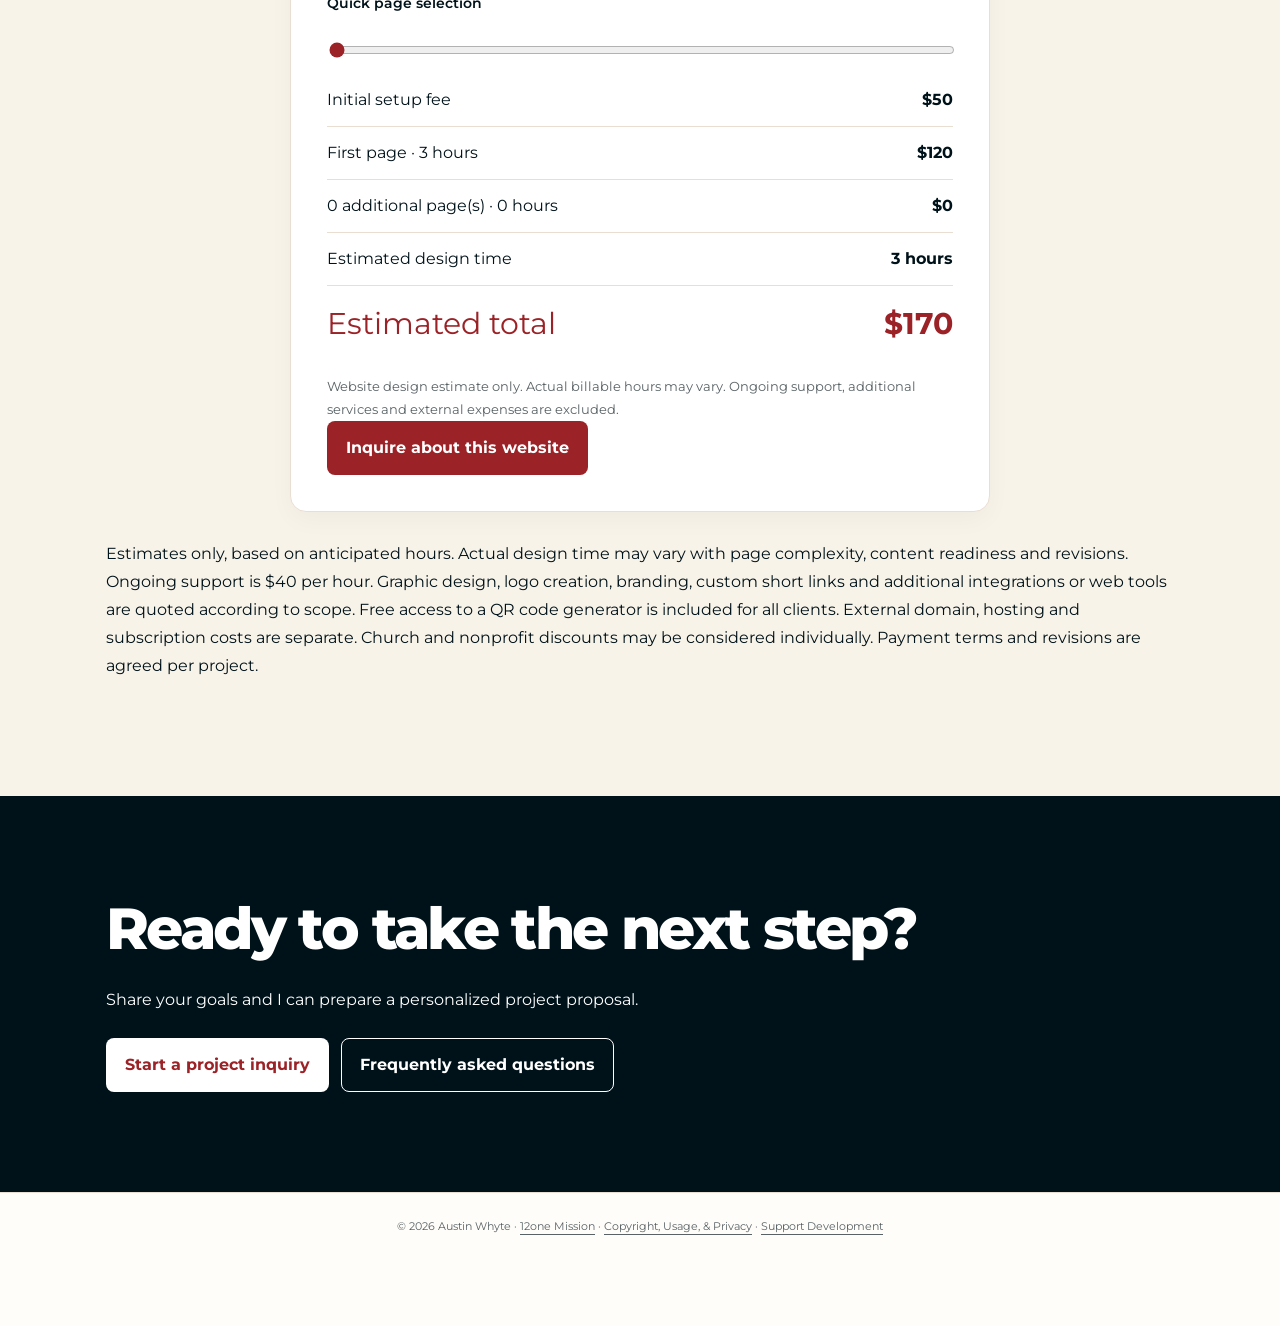
<file: design/pricing.html>
<!doctype html>
<html lang="en"><head><meta charset="utf-8"><meta name="viewport" content="width=device-width,initial-scale=1"><meta name="theme-color" content="#9B2226"><meta name="description" content="Transparent website design pricing, hourly support rates and a live website cost estimator."><meta property="og:title" content="Pricing | Austin Whyte Web Design"><meta property="og:description" content="Purposeful design. Practical solutions."><link rel="canonical" href="https://12one.page/design/pricing.html"><link rel="icon" href="/favicon.svg"><link rel="stylesheet" href="https://fonts.googleapis.com/css2?family=Montserrat:wght@400;500;600;700;800;900&display=swap"><link rel="stylesheet" href="styles.css"><title>Pricing | Austin Whyte Web Design</title></head>
<body><header><div class="wrap nav"><a class="brand" href="./">Austin Whyte <small>WEB DESIGN</small></a><nav aria-label="Main navigation"><a href="./#services">Services</a><a href="showcase.html">Design examples</a><a href="pricing.html" aria-current="page">Pricing</a><a href="./#resources">Client benefits</a><a href="faq.html">FAQs</a><a href="about.html">About</a><a class="nav-inquiry" href="inquiry.html">Start a project</a></nav></div></header><main><section class="subhero"><div class="wrap"><a class="back-link" href="./">← Back to web design</a><p class="eyebrow">Investment</p><h1>Practical pricing.</h1><p class="lead">A $50 initial setup fee and $40 per hour for website design. Get an estimated cost before starting your project.</p></div></section><section class="cream" id="pricing"><div class="wrap"><h2>Rates and estimates.</h2><div class="grid" id="prices"></div><article class="estimator"><h3>Estimate your website cost</h3><p>Choose the total number of pages, including your homepage.</p><label for="pageCount">Total pages</label><input id="pageCount" type="number" min="1" max="100" step="1" value="1" inputmode="numeric"><label for="pageSlider">Quick page selection</label><input id="pageSlider" type="range" min="1" max="20" value="1"><div id="estimateBreakdown" aria-live="polite"></div><a class="btn" id="estimateInquiry" href="inquiry.html">Inquire about this website</a></article><p>Estimates only, based on anticipated hours. Actual design time may vary with page complexity, content readiness and revisions. Ongoing support is $40 per hour. Graphic design, logo creation, branding, custom short links and additional integrations or web tools are quoted according to scope. Free access to a QR code generator is included for all clients. External domain, hosting and subscription costs are separate. Church and nonprofit discounts may be considered individually. Payment terms and revisions are agreed per project.</p></div></section><section class="dark"><div class="wrap"><h2>Ready to take the next step?</h2><p>Share your goals and I can prepare a personalized project proposal.</p><div class="actions"><a class="btn light" href="inquiry.html">Start a project inquiry</a><a class="btn outline" href="faq.html">Frequently asked questions</a></div></div></section></main><footer>© 2026 Austin Whyte · <a href="/">12one Mission</a> · <a href="/copyright.html">Copyright, Usage, &amp; Privacy</a> · <a href="https://ko-fi.com/12one">Support Development</a></footer><script defer src="pricing.js"></script></body></html>
</file>
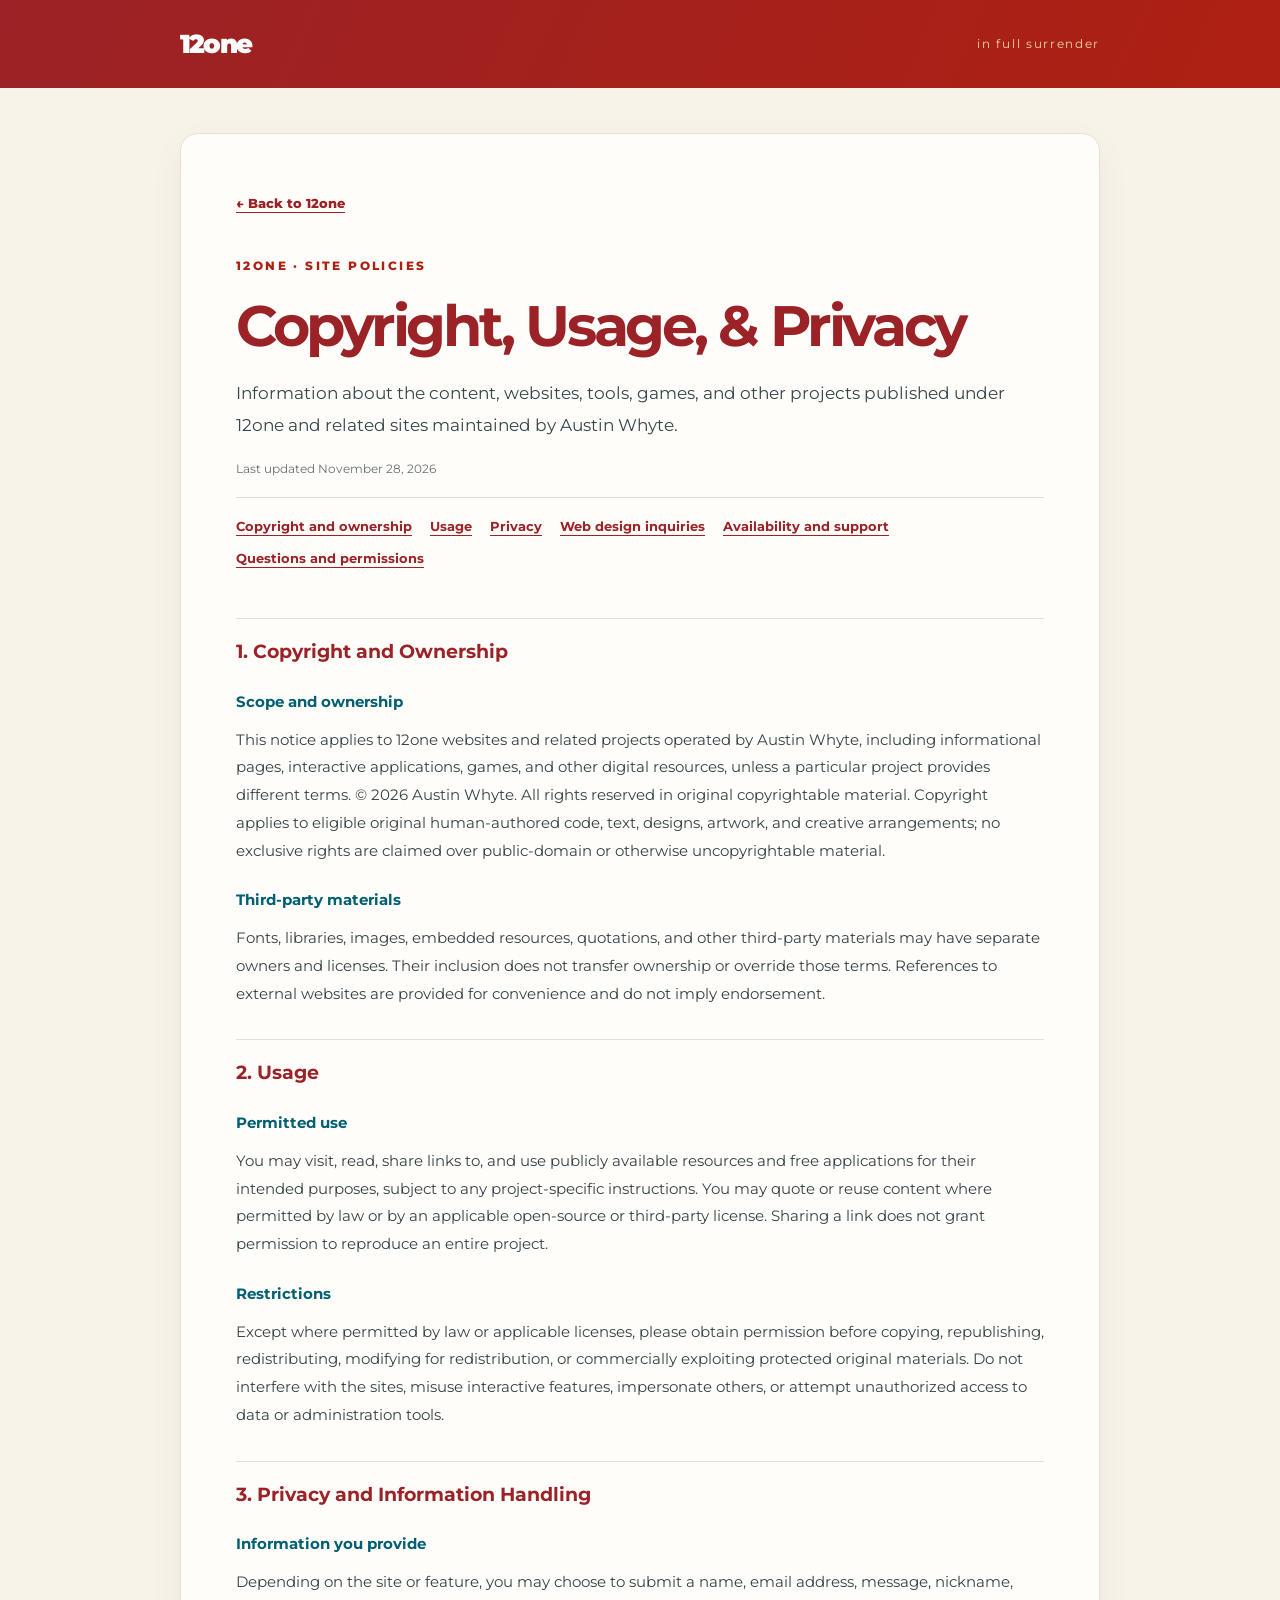
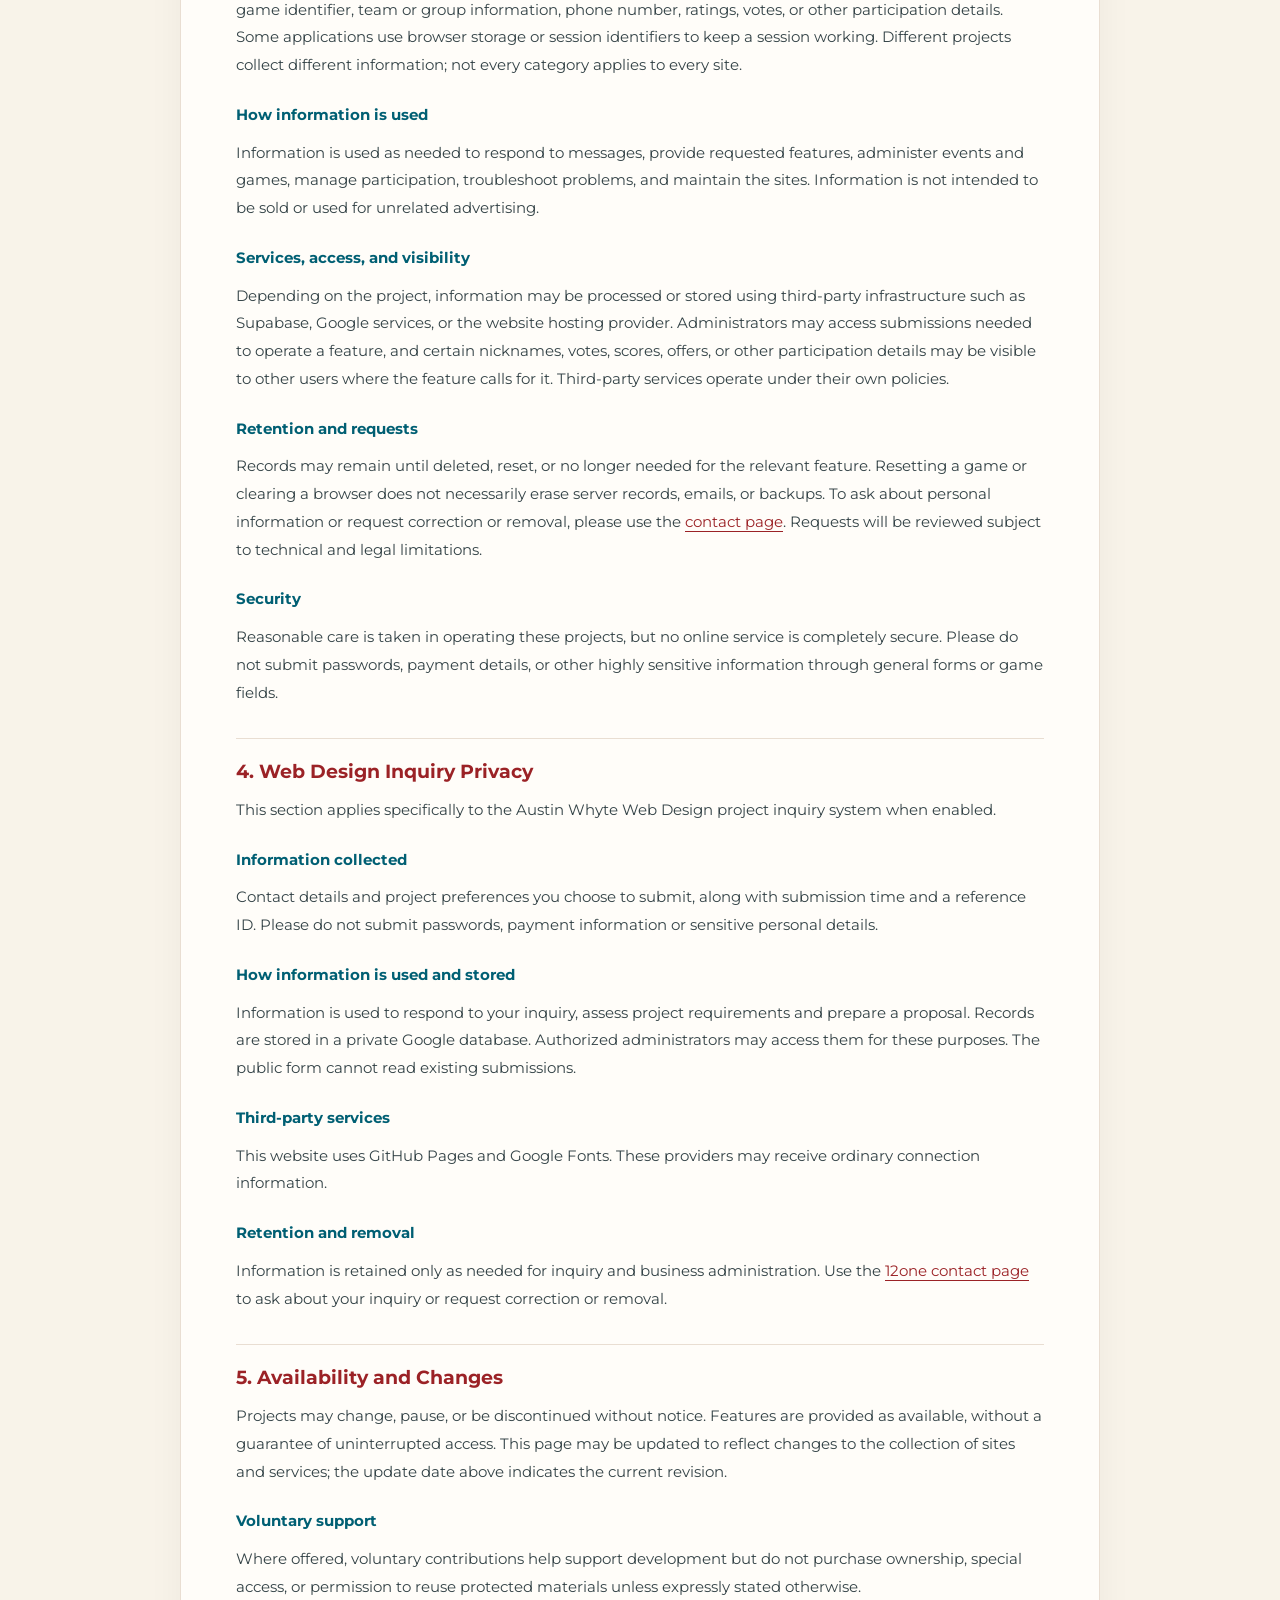
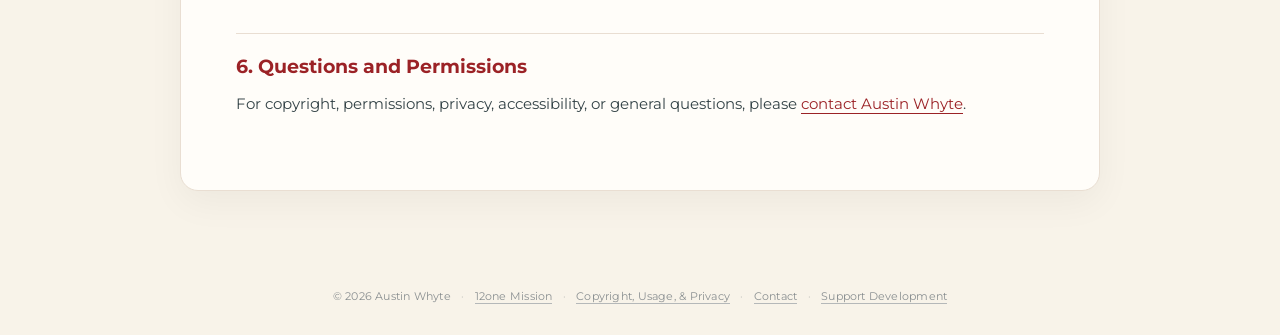
<file: design/privacy.html>
<!doctype html><html lang="en"><head><meta charset="utf-8"><meta name="viewport" content="width=device-width,initial-scale=1"><title>Copyright, Usage, &amp; Privacy | 12one</title><link rel="canonical" href="https://12one.page/copyright.html"><meta http-equiv="refresh" content="0; url=/copyright.html#web-design-inquiry"></head><body><p>The inquiry privacy notice has moved to the combined <a href="/copyright.html#web-design-inquiry">Copyright, Usage, &amp; Privacy page</a>.</p></body></html>
</file>
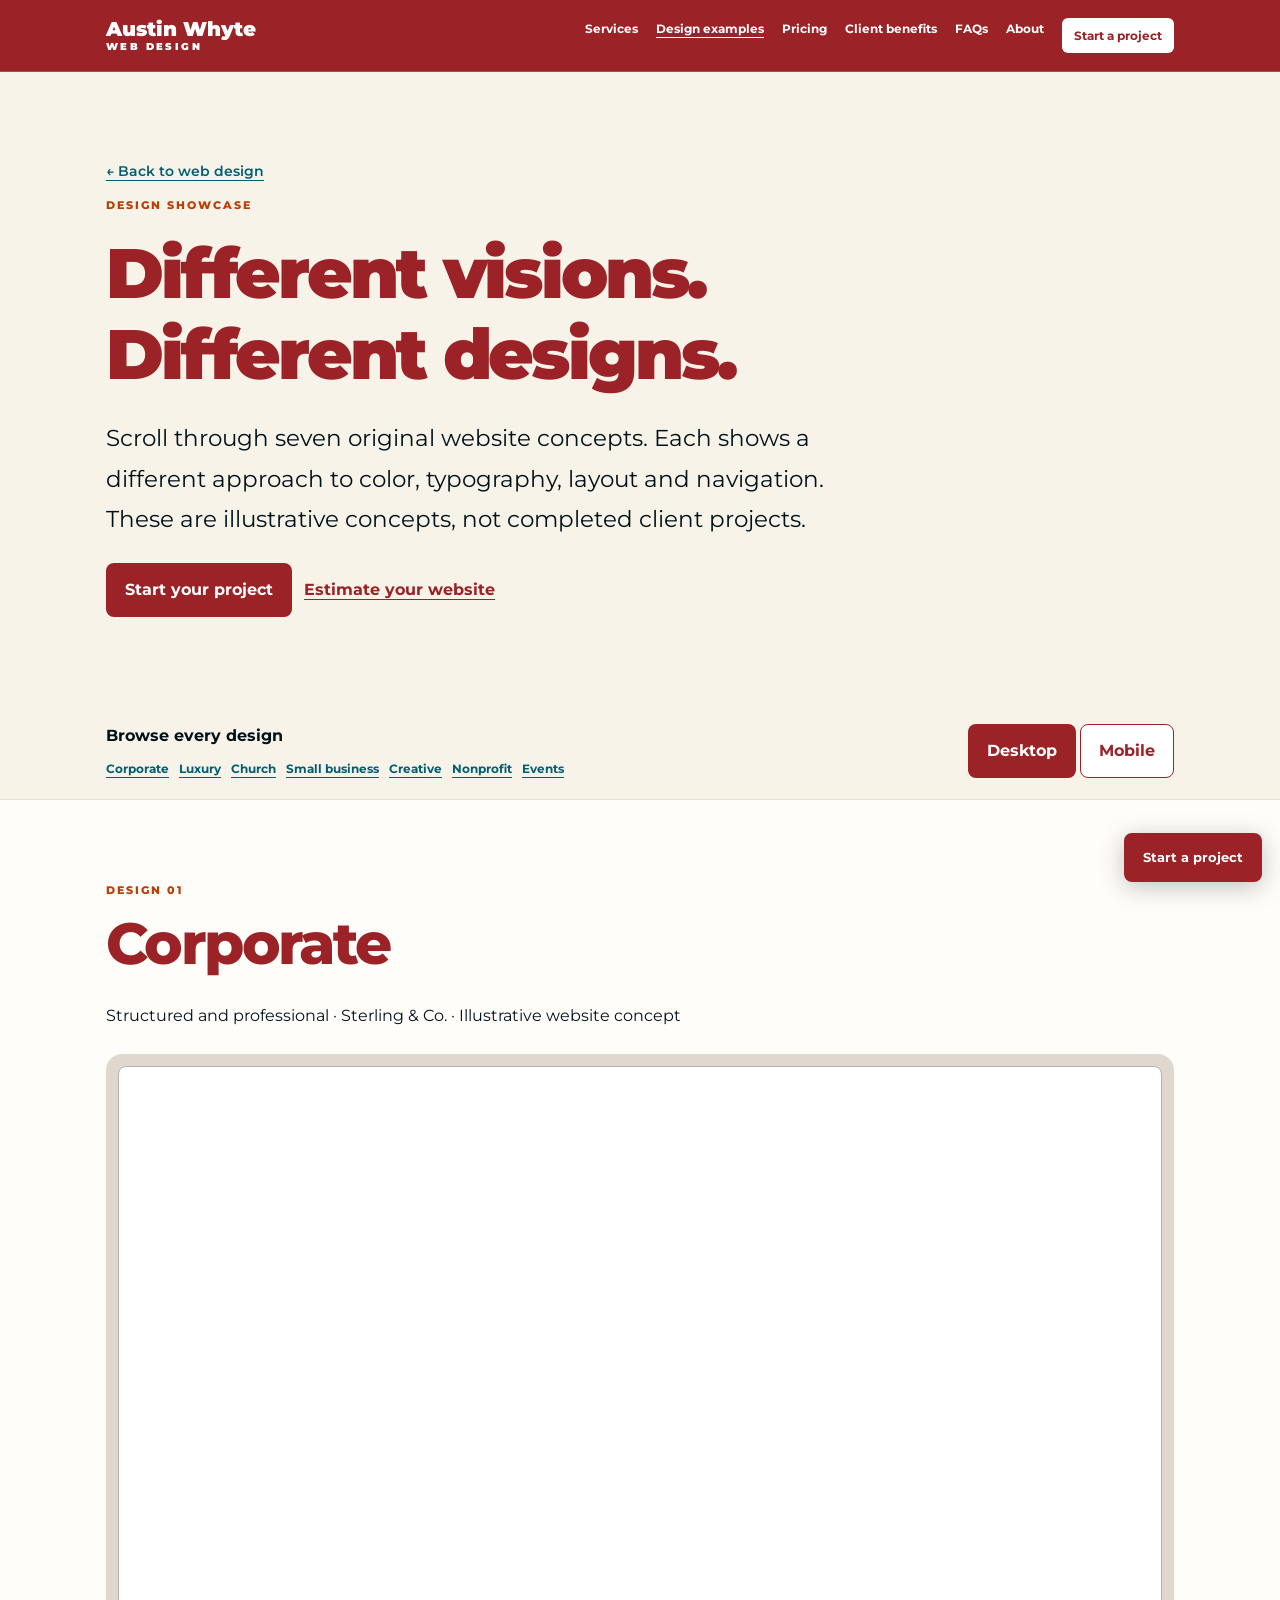
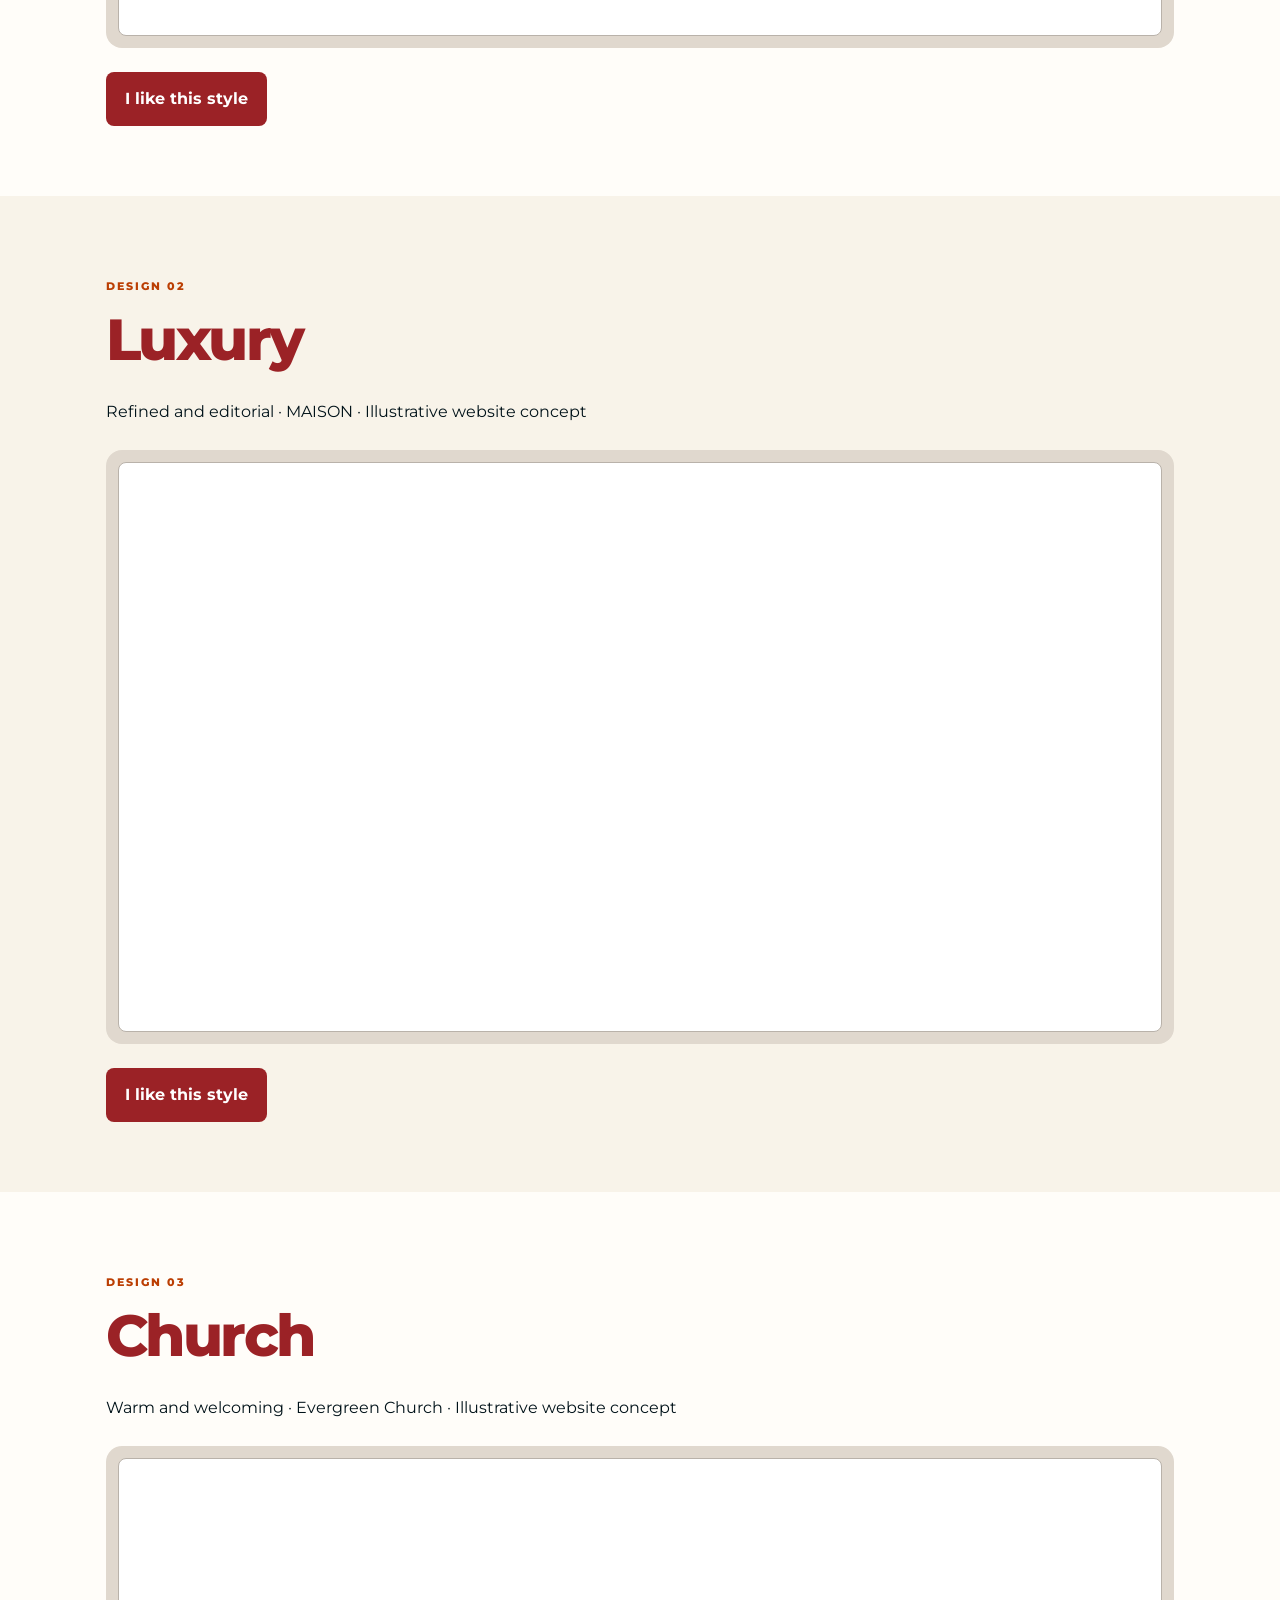
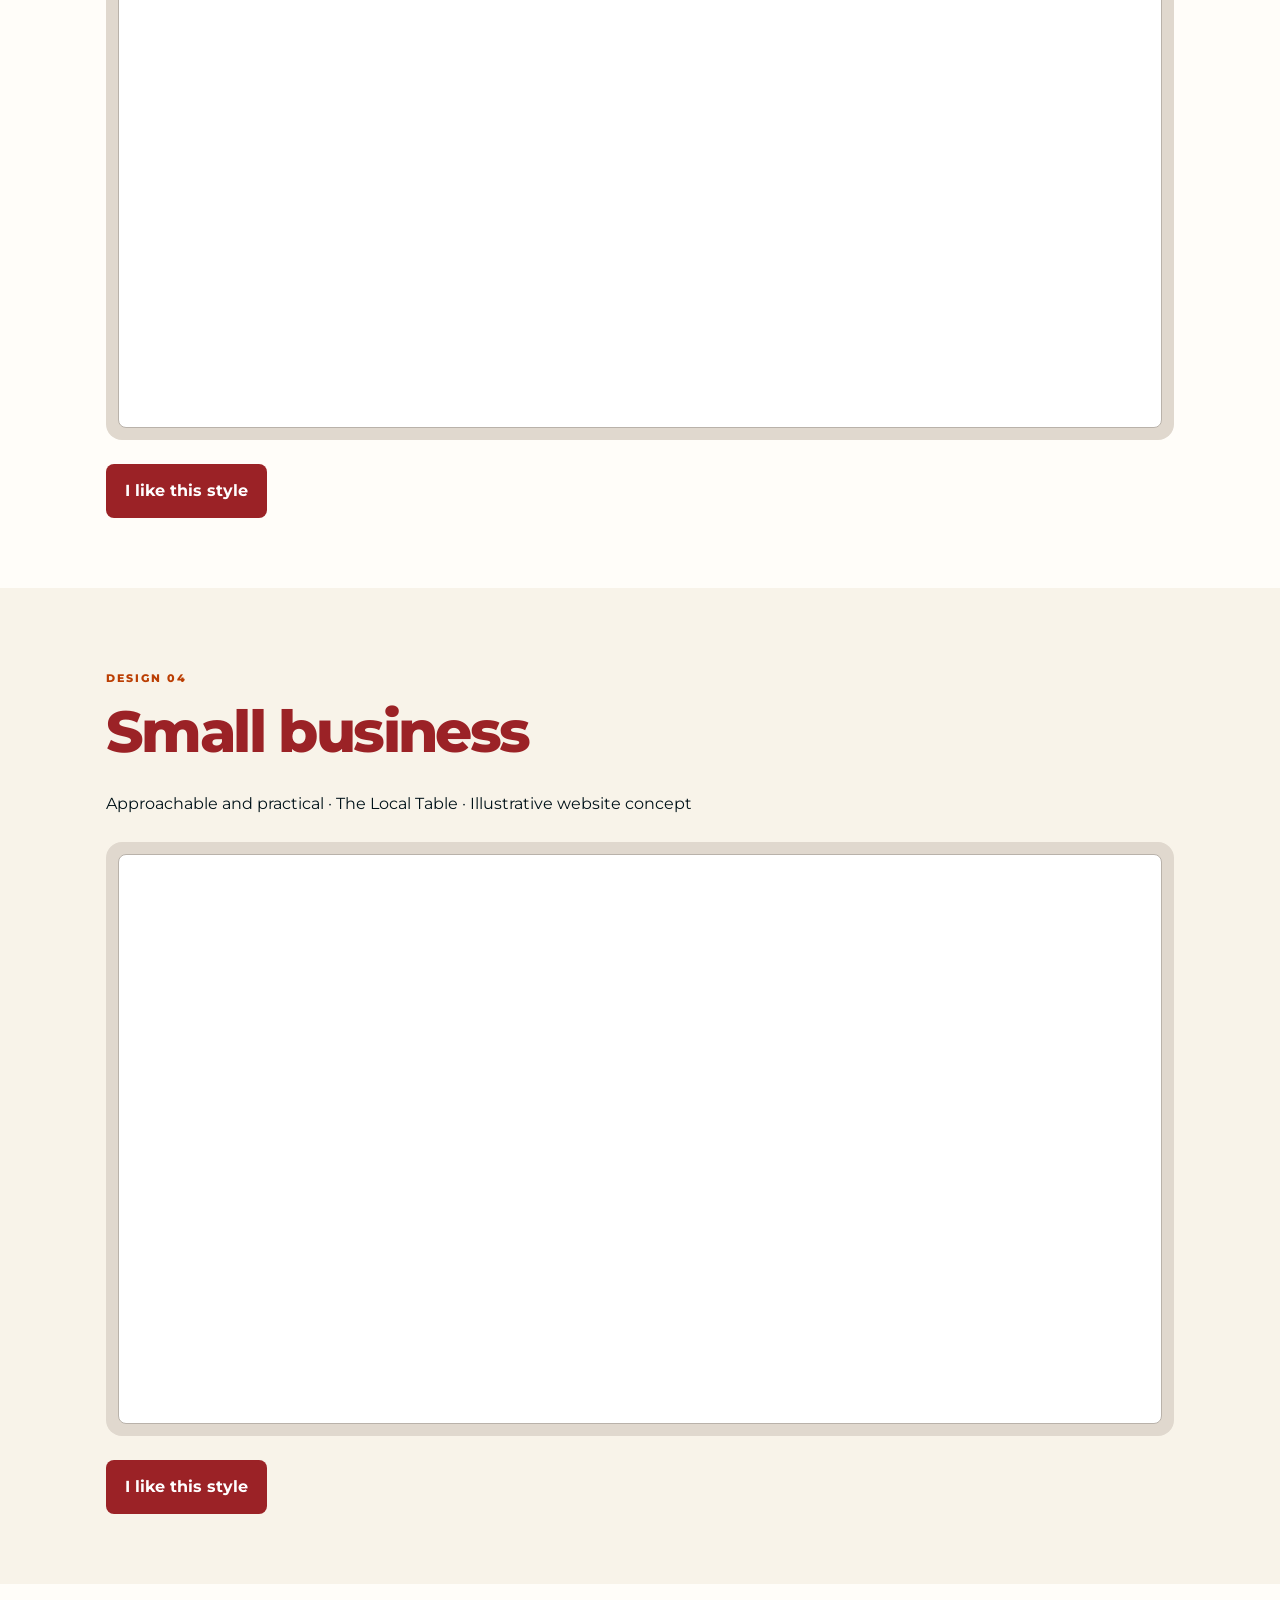
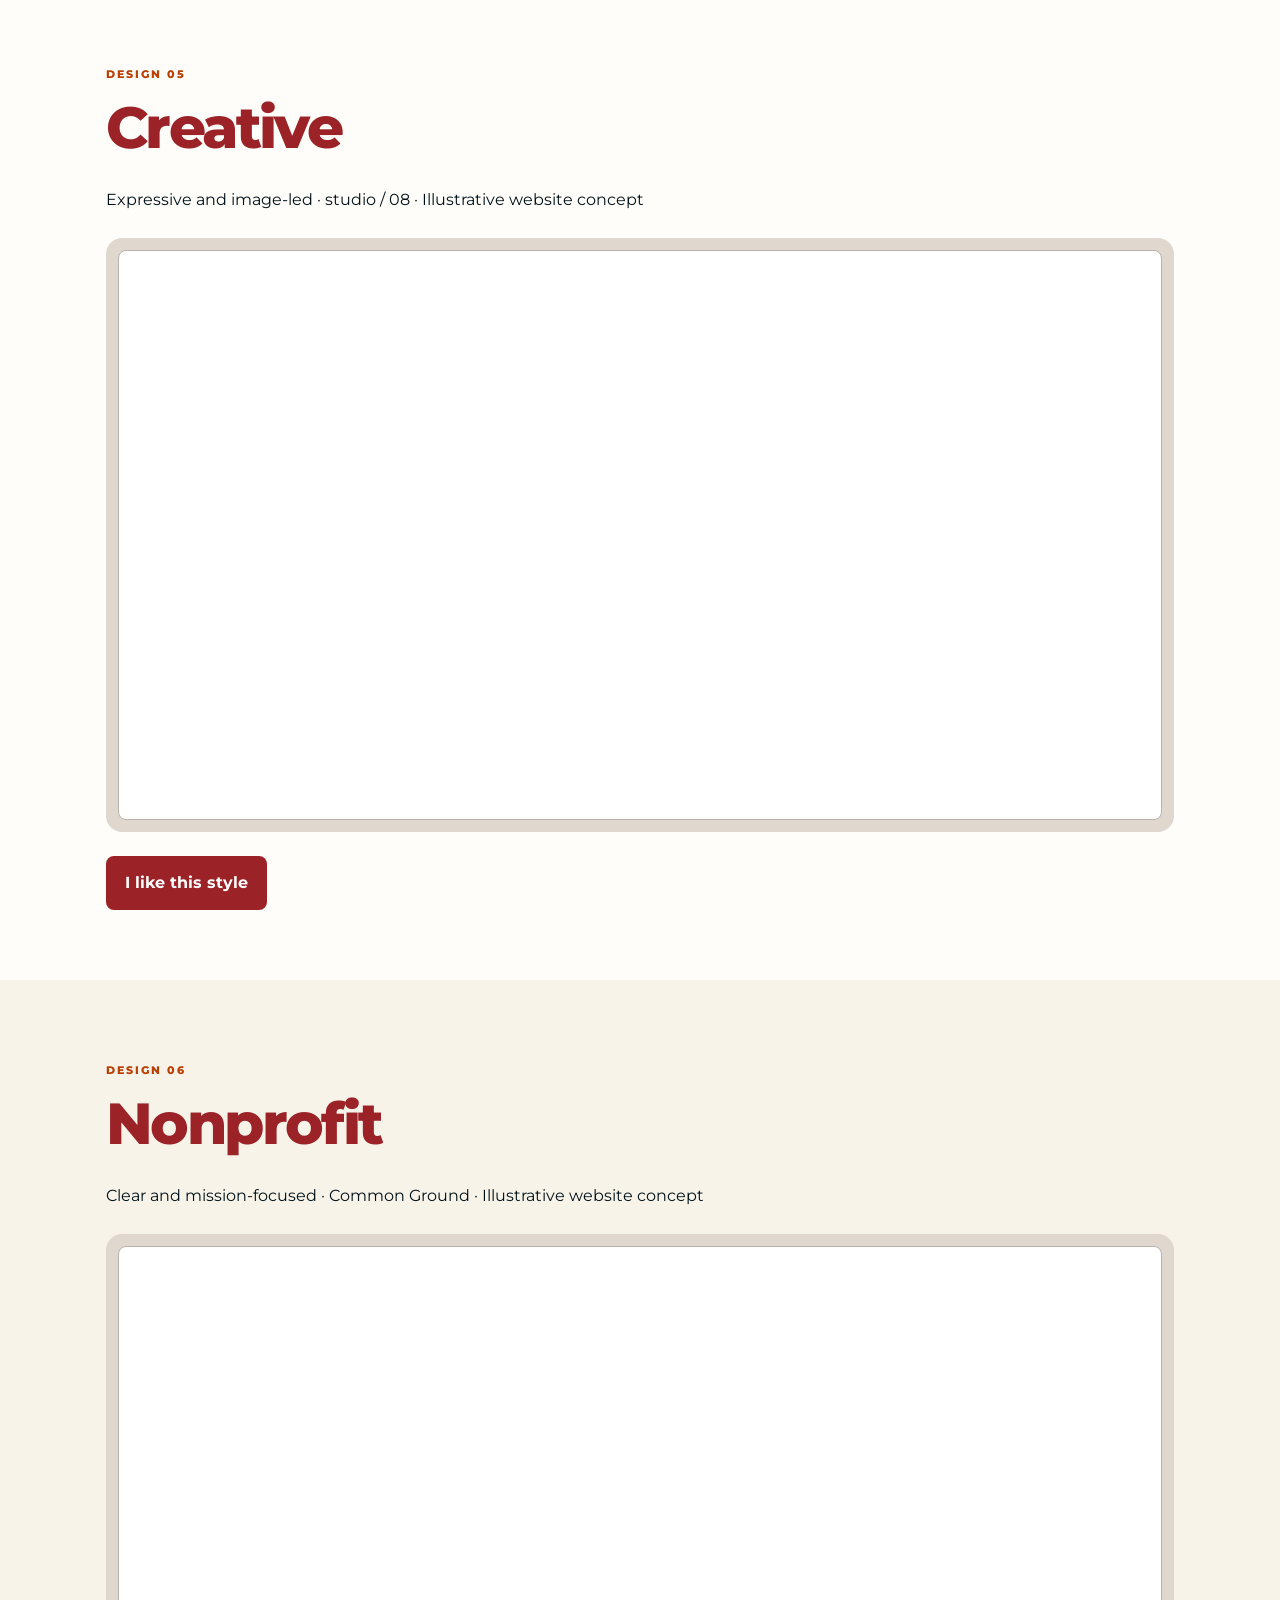
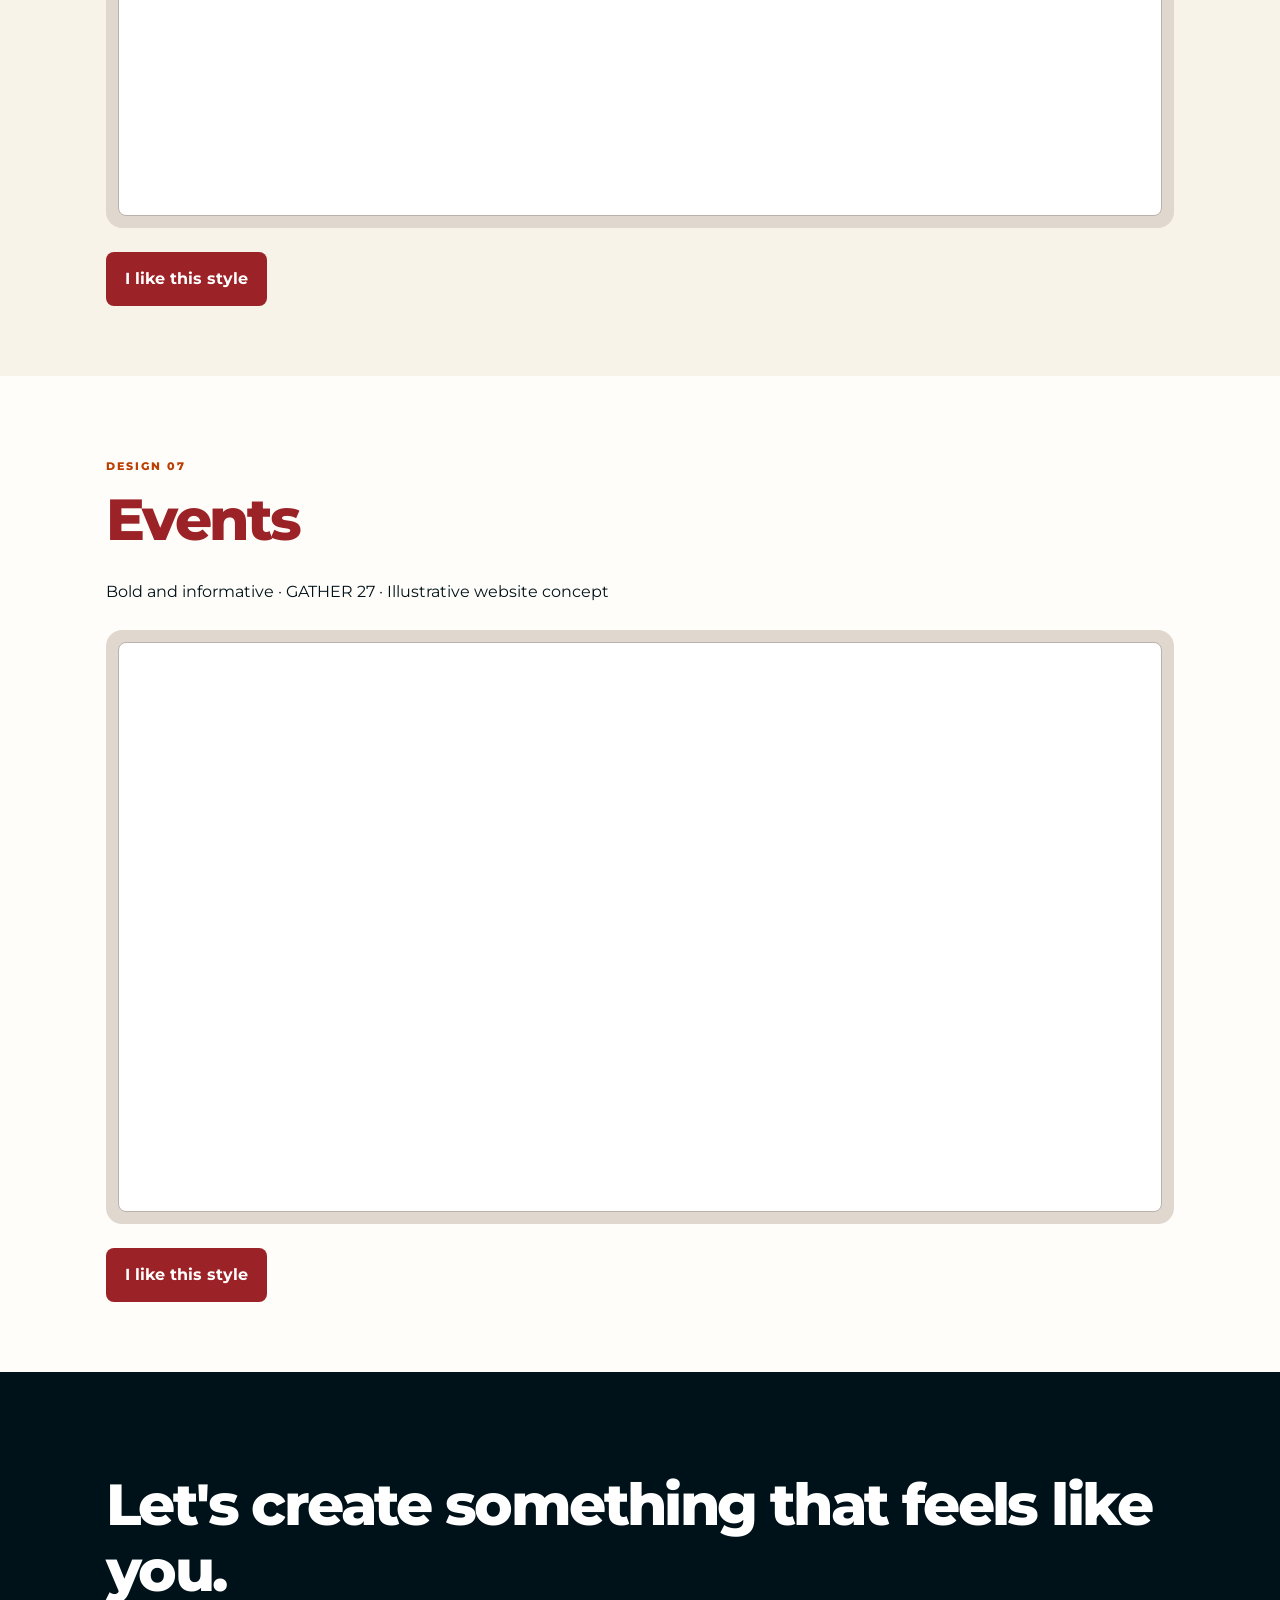
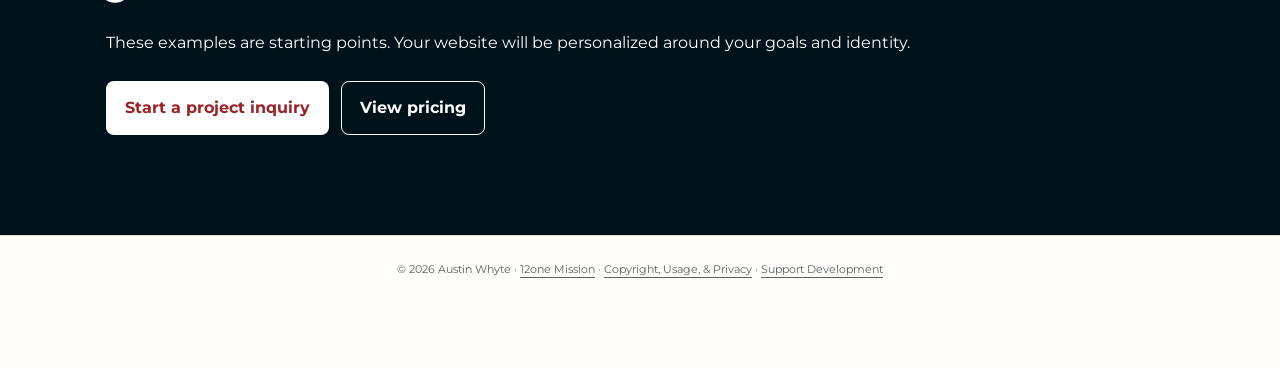
<file: design/showcase.html>
<!doctype html>
<html lang="en"><head><meta charset="utf-8"><meta name="viewport" content="width=device-width,initial-scale=1"><meta name="theme-color" content="#9B2226"><meta name="description" content="Browse seven original website design examples in different visual styles."><meta property="og:title" content="Design examples | Austin Whyte Web Design"><meta property="og:description" content="Purposeful design. Practical solutions."><link rel="canonical" href="https://12one.page/design/showcase.html"><link rel="icon" href="/favicon.svg"><link rel="stylesheet" href="https://fonts.googleapis.com/css2?family=Montserrat:wght@400;500;600;700;800;900&display=swap"><link rel="stylesheet" href="styles.css"><title>Design examples | Austin Whyte Web Design</title></head>
<body><header><div class="wrap nav"><a class="brand" href="./">Austin Whyte <small>WEB DESIGN</small></a><nav aria-label="Main navigation"><a href="./#services">Services</a><a href="showcase.html" aria-current="page">Design examples</a><a href="pricing.html">Pricing</a><a href="./#resources">Client benefits</a><a href="faq.html">FAQs</a><a href="about.html">About</a><a class="nav-inquiry" href="inquiry.html">Start a project</a></nav></div></header><main><section class="subhero"><div class="wrap"><a class="back-link" href="./">← Back to web design</a><p class="eyebrow">Design showcase</p><h1>Different visions.<br>Different designs.</h1><p class="lead">Scroll through seven original website concepts. Each shows a different approach to color, typography, layout and navigation. These are illustrative concepts, not completed client projects.</p><div class="actions"><a class="btn" href="inquiry.html">Start your project</a><a class="primary-link" href="pricing.html">Estimate your website</a></div></div></section><section class="showcase-controls cream"><div class="wrap"><div class="toolbar"><div><strong>Browse every design</strong><nav id="styleJump" aria-label="Jump to design example"></nav></div><div class="device-controls" aria-label="Preview device"><button id="desktop" aria-pressed="true">Desktop</button> <button id="mobile" aria-pressed="false">Mobile</button></div></div></div></section><div id="allDesigns"></div><section class="dark"><div class="wrap"><h2>Let's create something that feels like you.</h2><p>These examples are starting points. Your website will be personalized around your goals and identity.</p><div class="actions"><a class="btn light" href="inquiry.html">Start a project inquiry</a><a class="btn outline" href="pricing.html">View pricing</a></div></div></section></main><a class="floating btn" href="inquiry.html">Start a project</a><footer>© 2026 Austin Whyte · <a href="/">12one Mission</a> · <a href="/copyright.html">Copyright, Usage, &amp; Privacy</a> · <a href="https://ko-fi.com/12one">Support Development</a></footer><script defer src="design-concepts.js"></script><script defer src="showcase.js"></script></body></html>
</file>
<file: design/styles.css>
:root{--ink:#001219;--red:#9b2226;--iron:#ae2012;--rust:#bb3e03;--teal:#005f73;--aqua:#94d2bd;--vanilla:#e9d8a6;--paper:#fffdf9;--cream:#f8f3e9;--line:#e9ded2}*{box-sizing:border-box}html{scroll-behavior:smooth}body{margin:0;background:var(--paper);color:var(--ink);font:400 16px/1.75 Montserrat,system-ui,sans-serif}a{color:inherit;text-underline-offset:4px}button,input,select,textarea{font:inherit}button,a,input,select,textarea,summary{touch-action:manipulation}button:focus-visible,a:focus-visible,input:focus-visible,select:focus-visible,textarea:focus-visible,summary:focus-visible{outline:3px solid #0a9396;outline-offset:3px}button,.btn{display:inline-block;border:1px solid transparent;border-radius:8px;padding:12px 18px;background:var(--red);color:#fff;font-weight:700;text-decoration:none;cursor:pointer}button:disabled{opacity:.5;cursor:not-allowed}button[aria-pressed=false]{background:#fff;color:var(--red);border-color:var(--red)}.wrap{max-width:1120px;margin:auto;padding:0 26px}.narrow{max-width:800px}header{background:var(--red);color:#fff;border-bottom:1px solid #ffffff33}.nav{display:flex;justify-content:space-between;align-items:center;gap:20px;padding-top:18px;padding-bottom:18px;flex-wrap:wrap}.brand{font-size:20px;font-weight:900;line-height:1.15;text-decoration:none}.brand small{display:block;font-size:10px;letter-spacing:.24em}nav{display:flex;gap:18px;flex-wrap:wrap}nav a{font-size:12px;font-weight:700;text-decoration:none}.hero{background:linear-gradient(128deg,var(--red),var(--iron) 65%,var(--rust));color:white;min-height:550px;display:grid;align-items:center;position:relative;overflow:hidden}.hero .wrap{width:100%;position:relative;z-index:1}.hero:after{content:"";position:absolute;width:620px;height:620px;border-radius:50%;border:1px solid #ffffff44;box-shadow:0 0 0 80px #ffffff09,0 0 0 160px #ffffff08;right:-280px;top:-310px}.hero .eyebrow,.dark .eyebrow{color:var(--vanilla)}h1,h2,h3{line-height:1.15;letter-spacing:-.045em}h1{font-size:clamp(42px,7vw,88px);margin:18px 0 24px;font-weight:900}h2{color:var(--red);font-size:clamp(32px,5vw,58px);margin:0 0 24px;font-weight:800}h3{font-size:21px;margin:0 0 12px}.lead{font-size:clamp(17px,2.4vw,23px);max-width:790px}.eyebrow{color:var(--rust);font-size:11px;font-weight:800;letter-spacing:.18em;text-transform:uppercase}.actions{display:flex;gap:12px;flex-wrap:wrap;align-items:center;margin-top:24px}.light{background:white;color:var(--red)}.outline{background:transparent;border-color:white}section{padding:clamp(56px,8vw,100px) 0;scroll-margin:20px}.cream{background:var(--cream)}.dark{background:var(--ink);color:white}.dark h2{color:white}.grid{display:grid;grid-template-columns:repeat(auto-fit,minmax(min(100%,255px),1fr));gap:18px;margin:28px 0}article{background:white;color:var(--ink);border:1px solid var(--line);padding:24px;border-radius:16px;box-shadow:0 8px 24px #00121909;overflow-wrap:anywhere}article h3{color:var(--red)}article p:last-child{margin-bottom:0}.price,.metric{font-size:clamp(23px,3vw,32px);font-weight:800;color:var(--red);line-height:1.25}.toolbar{display:flex;align-items:end;justify-content:space-between;gap:14px;flex-wrap:wrap;margin:24px 0 14px}.preview-shell{background:#e0d8ce;border-radius:16px;padding:12px;display:flex;justify-content:center}.preview-shell iframe{background:white;border:1px solid #b9b2aa;border-radius:8px;width:100%;height:570px;transition:width .3s}.preview-shell iframe.mobile{width:min(100%,375px);height:650px}.style-band{margin-top:28px;padding:42px 26px;text-align:center}.style-band h3{font-size:clamp(28px,5vw,50px);margin:12px 0}.style-band p{max-width:680px;margin:12px auto}.style-band button{background:var(--ink);color:white}.process{padding-left:25px;display:grid;gap:18px}.process li::marker{font-weight:800;color:var(--red)}details{background:white;padding:16px 20px;border:1px solid var(--line);border-radius:8px;margin:10px 0}summary{cursor:pointer;font-weight:700}label{display:block;font-weight:600;font-size:14px;margin:12px 0}input,select,textarea{display:block;width:100%;background:white;border:1px solid #a6a6a6;color:var(--ink);padding:10px 12px;border-radius:6px;margin-top:5px;min-height:44px}textarea{min-height:110px;resize:vertical}.check{display:flex;align-items:center;gap:9px;flex-wrap:wrap}.check input{width:auto;min-height:auto;flex:none}fieldset{border:0;padding:0;margin:18px 0;min-width:0}legend{font-weight:800;font-size:22px}form#inquiryForm{padding:clamp(20px,5vw,38px);background:var(--cream);border:1px solid var(--line);border-radius:16px}#progress{font-weight:700;color:var(--teal)}#review{overflow-wrap:anywhere}.trap{position:absolute;left:-10000px;width:1px;height:1px;overflow:hidden}.floating{position:fixed;right:18px;bottom:18px;z-index:5;box-shadow:0 5px 25px #00121940;font-size:13px}footer{text-align:center;color:#596265;font-size:11px;padding:24px 20px 90px;border-top:1px solid var(--line)}.bar-row{display:grid;grid-template-columns:40px 1fr 38px;align-items:center;gap:8px;font-size:12px;margin:10px 0}.bar{height:16px;border-radius:3px;background:var(--teal)}#qrResult img{max-width:100%;image-rendering:pixelated;margin-top:15px}[hidden]{display:none!important}.reveal{animation:rise .5s ease both}@keyframes rise{from{opacity:.75;transform:translateY(10px)}to{opacity:1;transform:none}}@media(max-width:620px){.wrap{padding-left:20px;padding-right:20px}.hero{min-height:480px}.nav{gap:12px}nav{gap:12px}.floating{right:10px;bottom:10px}.preview-shell{padding:6px}}@media(prefers-reduced-motion:reduce){html{scroll-behavior:auto}*,*::before,*::after{animation:none!important;transition:none!important}}
.estimator{max-width:700px;margin:28px auto;padding:clamp(20px,4vw,36px)}.estimator input[type=range]{padding:0;accent-color:var(--red);border:0}.estimate-row{display:flex;justify-content:space-between;gap:18px;padding:12px 0;border-bottom:1px solid var(--line);align-items:baseline}.estimate-row strong{white-space:nowrap}.estimate-total{color:var(--red);font-size:clamp(20px,4vw,30px);border:0}.estimate-note{font-size:13px;color:#596265}.estimator .btn[aria-disabled=true]{opacity:.5;cursor:not-allowed}

.primary-service{padding:clamp(26px,5vw,54px);border-left:6px solid var(--red);background:linear-gradient(120deg,#fff,var(--cream));margin:28px 0}.primary-service h3{font-size:clamp(28px,4.5vw,46px);margin:12px 0 18px}.primary-service p:not(.eyebrow){max-width:780px}.primary-link{color:var(--red);font-weight:700}.website-types article{box-shadow:none}.secondary-services{border-top:1px solid var(--line);padding-top:36px;margin-top:48px}.secondary-services>h3{font-size:clamp(24px,3vw,34px)}.secondary-services .grid{grid-template-columns:repeat(auto-fit,minmax(min(100%,280px),1fr))}.secondary-services article{box-shadow:none;padding:20px;background:var(--paper)}.secondary-services article h3{font-size:18px}.secondary-services article p{font-size:14px}

.nav-inquiry{background:white;color:var(--red);padding:7px 12px;border-radius:6px}.nav a[aria-current=page]{text-decoration:underline}.subhero{background:var(--cream);padding:clamp(40px,7vw,85px) 0}.subhero h1{color:var(--red);font-size:clamp(38px,6vw,70px)}.back-link{font-size:14px;font-weight:600;color:var(--teal)}.showcase-controls{padding:20px 0;position:sticky;top:0;z-index:4;border-bottom:1px solid var(--line)}.showcase-controls .toolbar{margin:0;align-items:center}.showcase-controls nav{margin-top:8px;gap:10px}.showcase-controls nav a{color:var(--teal);text-decoration:underline}.concept-section{scroll-margin-top:145px;padding:clamp(40px,6vw,70px) 0}.concept-section .preview-shell{margin-top:24px}.showcase-teasers{display:grid;grid-template-columns:repeat(3,minmax(0,1fr));gap:14px;margin:24px 0}.teaser{padding:24px 16px;min-height:130px;font-size:clamp(17px,3vw,27px);font-weight:800;display:flex;flex-direction:column;justify-content:center;border-radius:8px}.teaser span{font-size:11px;letter-spacing:.08em;margin-top:12px}.teaser.corporate{background:#17324d;color:white}.teaser.luxury{background:#e8dcca;color:#382d23;font-family:Georgia,serif}.teaser.creative{background:#ebed85;color:#202020}.estimate-summary{background:white;border-left:4px solid var(--red);padding:16px;font-weight:600}.device-controls{white-space:nowrap}@media(max-width:620px){.showcase-controls{position:static}.concept-section{scroll-margin-top:12px}.showcase-teasers{grid-template-columns:1fr}.teaser{min-height:90px}.nav-inquiry{padding:5px 9px}}
</file>
